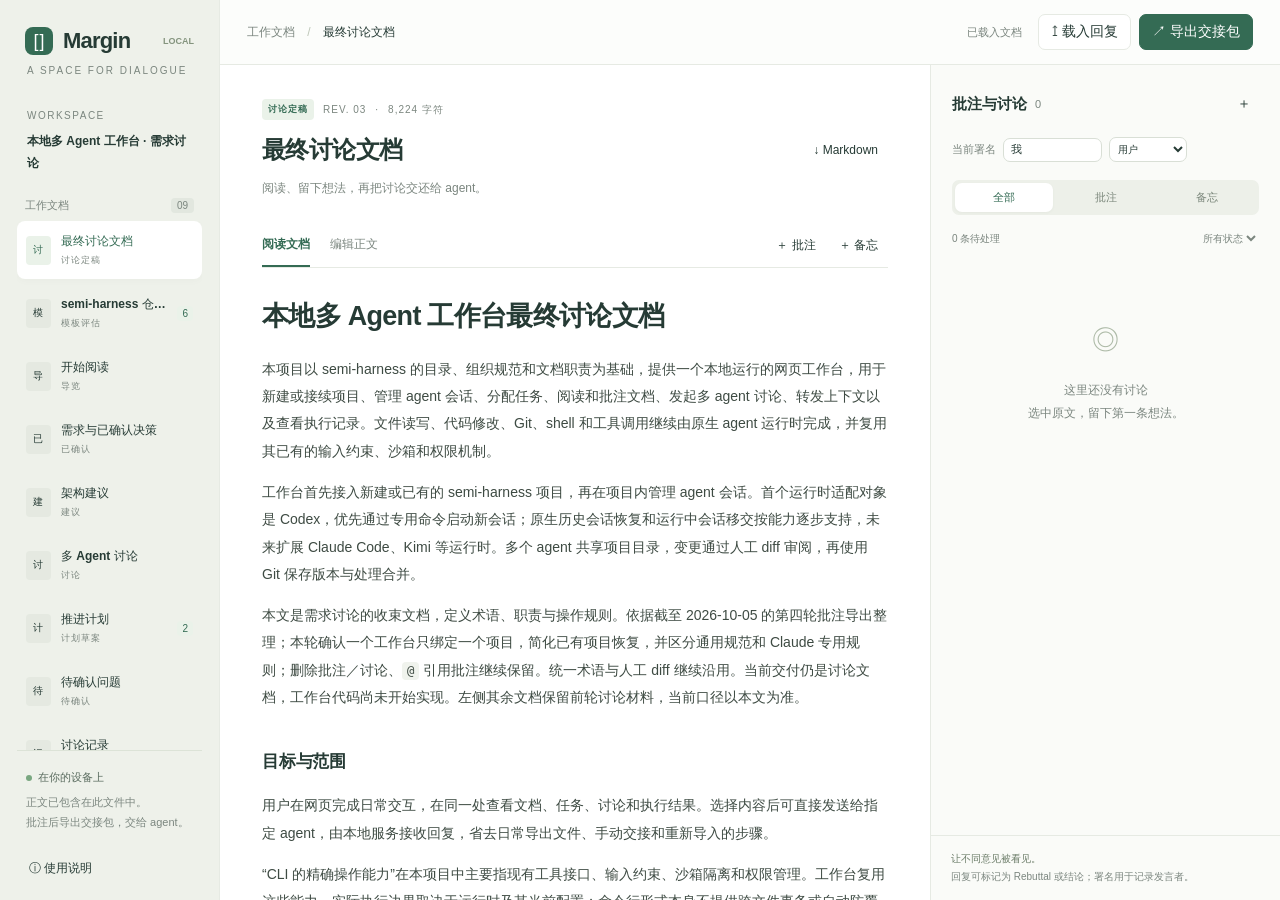
<file: docs/reviews/discussion/index.html>
<!doctype html>
<html lang="zh-CN">
<head>
<meta charset="utf-8">
<meta name="viewport" content="width=device-width, initial-scale=1">
<meta name="color-scheme" content="light">
<title>Margin · 文档协作</title>
<style>
:root{--bg:#f7f8f5;--paper:#fff;--ink:#263b35;--muted:#7b867f;--line:#e6eae3;--green:#346b54;--green-soft:#eaf2e9;--amber:#a97526;--radius:12px;--shadow:0 10px 35px #233b3110;font-family:Inter,-apple-system,BlinkMacSystemFont,"Segoe UI","PingFang SC","Microsoft YaHei",sans-serif;color:var(--ink);font-size:14px}
*{box-sizing:border-box}body{margin:0;background:var(--bg)}button,input,textarea,select{font:inherit}button{cursor:pointer}button,a,input,textarea,select{outline-offset:4px}button:focus-visible,a:focus-visible{outline:2px solid var(--green)}button{color:inherit;background:#fff;border:1px solid var(--line);border-radius:7px;padding:8px 12px;display:inline-flex;align-items:center;justify-content:center;gap:6px;transition:background .15s,border-color .15s}button:hover{background:#f0f3ed;border-color:#c8d3c7}button:disabled{opacity:.4;cursor:default}.primary{background:var(--green);color:white;border-color:var(--green)}.primary:hover{background:#28533f;color:#fff}.quiet{background:transparent;border-color:transparent}.small{font-size:12px;padding:6px 9px}.icon{padding:7px;width:30px;height:30px}.danger{color:#9a4a43}svg{width:16px;height:16px;flex:none;vertical-align:middle}input,textarea,select{color:var(--ink);border:1px solid #d9dfd6;border-radius:7px;background:white;padding:9px 10px}textarea{resize:vertical;line-height:1.7}input:focus,textarea:focus,select:focus{outline:2px solid #80a69255;border-color:#719681}a{color:var(--green)}[hidden]{display:none!important}.app{height:100dvh;display:grid;grid-template-columns:220px minmax(420px,1fr) 350px;grid-template-rows:65px minmax(0,1fr)}
.sidebar{grid-row:1/3;background:#eef1ea;border-right:1px solid var(--line);display:flex;flex-direction:column;padding:27px 17px 16px;min-height:0}.brand{font-size:22px;letter-spacing:-.8px;font-weight:650;display:flex;align-items:center;gap:10px;padding:0 8px}.brand-mark{background:var(--green);color:#fff;border-radius:8px;width:28px;height:28px;display:grid;place-items:center;font-size:18px;font-weight:400;letter-spacing:-2px;padding-right:2px}.brand-sub{font-size:10px;letter-spacing:2px;color:var(--muted);margin:10px 0 34px 10px}.workspace-label{font-size:10px;letter-spacing:1.5px;color:var(--muted);padding:0 10px;margin-bottom:10px}.workspace-name{font-size:12px;font-weight:600;line-height:1.8;padding:0 10px;margin-bottom:24px;word-break:break-word}.nav-heading{display:flex;align-items:center;justify-content:space-between;padding:0 8px;color:var(--muted);font-size:11px;margin-bottom:8px}.nav-heading span:last-child{font-size:10px;background:#e2e7df;padding:2px 6px;border-radius:4px}#document-list{overflow:auto;flex:1}.doc-link{display:flex;width:100%;border:0;background:transparent;justify-content:flex-start;padding:12px 9px;margin-bottom:5px;text-align:left;border-radius:8px;gap:10px}.doc-link.active{background:#fff;box-shadow:0 2px 8px #20332606;color:var(--green)}.doc-glyph{width:25px;height:29px;background:#e5e9e1;display:grid;place-items:center;border-radius:4px;font-size:10px;letter-spacing:.2px}.active .doc-glyph{background:var(--green-soft)}.doc-link-text{flex:1;min-width:0}.doc-name{display:block;font-size:12px;font-weight:550;overflow:hidden;text-overflow:ellipsis;white-space:nowrap}.doc-kind{display:block;font-size:9px;letter-spacing:1px;color:var(--muted);margin-top:4px}.doc-count{font-size:10px;color:var(--green);background:var(--green-soft);padding:2px 5px;border-radius:4px}.sidebar-note{border-top:1px solid #dce3d7;padding:17px 9px 6px;font-size:11px;line-height:1.8;color:var(--muted)}.local-dot{display:inline-block;width:6px;height:6px;border-radius:50%;background:#79a780;margin-right:6px}.sidebar-note strong{color:#596b5e;font-weight:500}.sidebar-note p{margin:6px 0}.sidebar-footer{display:flex;align-items:center;gap:4px;padding:8px 2px 0}
.topbar{grid-column:2/4;border-bottom:1px solid var(--line);display:flex;align-items:center;justify-content:space-between;padding:0 27px;background:#fcfdfb;gap:12px}.breadcrumb{font-size:12px;color:var(--muted);white-space:nowrap;overflow:hidden;text-overflow:ellipsis}.breadcrumb b{font-weight:500;color:var(--ink)}.top-actions{display:flex;align-items:center;gap:8px;flex-shrink:0}.save-state{font-size:11px;color:var(--muted);margin-right:8px;max-width:160px;white-space:nowrap;overflow:hidden;text-overflow:ellipsis}.content{overflow:auto;min-width:0;background:#fff;scroll-behavior:smooth}.document-head{padding:34px 42px 0;max-width:940px;margin:auto}.eyebrow{display:flex;align-items:center;gap:9px;font-size:10px;color:var(--muted);letter-spacing:1px}.tag{color:var(--green);background:var(--green-soft);border-radius:4px;padding:4px 6px;font-size:9px;font-weight:600;letter-spacing:1px}.document-title-row{display:flex;justify-content:space-between;gap:10px;align-items:center;margin-top:14px}.document-title-row h1{font-size:24px;letter-spacing:-.6px;font-weight:600;margin:0}.document-desc{color:var(--muted);font-size:12px;margin:12px 0 24px;line-height:1.8}.document-toolbar{display:flex;justify-content:space-between;align-items:center;border-bottom:1px solid var(--line);gap:8px}.tabs{display:flex;gap:20px}.tab{border:0;border-bottom:2px solid transparent;border-radius:0;background:transparent;padding:12px 0;color:var(--muted);font-size:12px}.tab.active{color:var(--green);border-bottom-color:var(--green);font-weight:600}.toolbar-actions{display:flex;gap:3px}.article-wrap{max-width:940px;margin:auto;padding:29px 42px 65px}.article{font-size:14px;line-height:1.95;color:#3e4b43;overflow-wrap:anywhere}.article>h1{font-size:27px;letter-spacing:-.7px;color:var(--ink);font-weight:600;line-height:1.45;margin:0 0 20px}.article h2{font-size:17px;color:var(--ink);font-weight:600;margin:34px 0 14px;letter-spacing:-.2px}.article h3{font-size:15px;margin-top:28px}.article p{margin:14px 0}.article blockquote{border-left:3px solid #b1c6a9;padding:2px 16px;margin:23px 0;background:#f7f9f4;color:#6b796b;font-size:12px}.article ul,.article ol{padding-left:23px}.article li{padding-left:4px;margin:5px 0}.article strong{font-weight:600;color:#2c4337}.article pre{overflow:auto;background:#f4f6f2;border:1px solid var(--line);border-radius:8px;padding:17px;font-size:12px;line-height:1.8}.article code{background:#f0f3ed;padding:2px 5px;border-radius:4px;font-family:ui-monospace,SFMono-Regular,Consolas,monospace;font-size:.88em}.article pre code{background:none;padding:0;font-size:inherit}.article table{width:100%;border-collapse:collapse;font-size:12px;margin:22px 0;display:block;overflow:auto}.article th{background:#f5f7f2;font-weight:500;text-align:left}.article td,.article th{border-bottom:1px solid var(--line);padding:11px 14px;min-width:105px}.article hr{border:0;border-top:1px solid var(--line);margin:30px 0}.article [data-block]{transition:background .2s}.article .anchored{background:#f5efcf;box-shadow:-5px 0 0 #d3bd67;border-radius:2px}.article .task-list-item{list-style:none}.article input[type=checkbox]{accent-color:var(--green);margin-right:6px}.editor{width:100%;min-height:55vh;font-family:ui-monospace,SFMono-Regular,Consolas,monospace;font-size:13px;background:#fcfdfb;line-height:1.9}.editor-footer{display:flex;align-items:center;justify-content:space-between;margin-top:12px;gap:15px}.editor-help{font-size:11px;color:var(--muted);line-height:1.7}.editor-buttons{display:flex;gap:6px;flex-shrink:0}.footnote{margin-top:38px;border-top:1px solid var(--line);padding-top:15px;color:#8d968e;font-size:10px;display:flex;justify-content:space-between;gap:10px}
.discussion{border-left:1px solid var(--line);display:flex;flex-direction:column;min-height:0;background:#fafbf8}.discussion-head{padding:24px 21px 16px}.panel-title{display:flex;align-items:center;justify-content:space-between}.panel-title h2{font-size:15px;font-weight:600;margin:0;display:flex;align-items:center;gap:8px}.panel-title h2 span{font-size:11px;color:var(--muted);font-weight:400}.identity-line{margin-top:18px;display:flex;align-items:center;gap:7px;font-size:11px;color:var(--muted)}.identity-line input{width:99px;padding:5px 7px;font-size:11px;min-width:0;background:#fff}.identity-line select{padding:5px 4px;font-size:10px;width:78px}.panel-tabs{display:flex;gap:4px;margin-top:18px;background:#edf0e9;border-radius:7px;padding:3px}.panel-tab{flex:1;padding:7px 4px;font-size:11px;border:0;background:transparent;color:#7a867a}.panel-tab.active{background:#fff;color:var(--green);box-shadow:0 1px 3px #3040300b}.panel-filter{display:flex;justify-content:space-between;align-items:center;margin-top:15px;font-size:10px;color:var(--muted)}.panel-filter select{border:0;background:transparent;font-size:10px;padding:2px 0;max-width:110px;color:var(--muted)}.thread-list{overflow:auto;padding:0 17px 20px;flex:1}.thread{border:1px solid var(--line);border-radius:10px;background:#fff;margin-bottom:12px;padding:14px;box-shadow:0 2px 4px #20332002}.thread.selected{border-color:#9bb89b;box-shadow:0 0 0 2px #eaf1e6}.thread.resolved{opacity:.76}.thread-top{display:flex;align-items:center;justify-content:space-between;margin-bottom:11px;font-size:9px;color:var(--muted)}.thread-type{display:flex;align-items:center;gap:5px}.status-badge{padding:3px 6px;background:#f2f5ef;border-radius:4px;color:#70826d}.thread-quote{display:block;width:100%;text-align:left;justify-content:flex-start;border:0;border-left:2px solid #b3c5a8;border-radius:0;padding:6px 9px;margin:0 0 14px;background:#f7f9f3;font-size:11px;color:#74816d;line-height:1.7;max-height:88px;overflow:auto}.anchor-warning{font-size:10px;color:var(--amber);margin:-5px 0 11px;line-height:1.6}.message{margin:14px 0;position:relative}.message+.message{border-top:1px solid #eef1ea;padding-top:13px}.message-meta{display:flex;align-items:center;gap:6px;font-size:10px;min-width:0}.avatar{width:22px;height:22px;border-radius:6px;background:#eef0eb;color:#76816d;display:grid;place-items:center;font-size:10px;flex-shrink:0}.avatar.agent{background:#e9eef5;color:#667c98}.author{font-weight:600;max-width:95px;overflow:hidden;text-overflow:ellipsis;white-space:nowrap}.role{font-size:8px;letter-spacing:.5px;color:#8c958b}.intent{font-size:9px;margin-left:auto;padding:2px 5px;border-radius:3px;background:#eef2eb;color:#73866d}.intent.rebuttal{background:#f5eee3;color:#ad8954}.intent.decision{background:#e7f0e7;color:var(--green)}.message-body{font-size:12px;line-height:1.85;white-space:pre-wrap;overflow-wrap:anywhere;margin:9px 0 5px}.message-time{font-size:9px;color:#a0a89d}.thread-bottom{display:flex;justify-content:space-between;align-items:center;margin-top:12px;padding-top:9px;border-top:1px solid #f0f2eb}.reply-form{margin-top:10px;padding-top:10px;border-top:1px solid var(--line)}.reply-form textarea{width:100%;font-size:12px;min-height:78px}.reply-actions{display:flex;justify-content:space-between;margin-top:6px;gap:5px}.reply-actions select{font-size:10px;padding:5px;max-width:120px}.due{font-size:10px;color:var(--amber);margin-bottom:10px}.due.overdue{color:#a44e43}.empty{text-align:center;color:var(--muted);padding:52px 18px;font-size:12px;line-height:1.9}.empty-symbol{font-size:27px;display:block;margin-bottom:13px;color:#adbaa7}.panel-footer{border-top:1px solid var(--line);padding:14px 20px;font-size:10px;color:var(--muted);line-height:1.8}.panel-footer b{font-weight:500;color:#6b7c68}
#selection-tool{position:fixed;z-index:20;box-shadow:0 4px 18px #20382d24;font-size:12px}dialog{padding:0;border:1px solid var(--line);border-radius:14px;width:min(540px,calc(100vw - 32px));color:var(--ink);box-shadow:0 20px 90px #1b362f30;background:#fff}dialog::backdrop{background:#1e322544;backdrop-filter:blur(2px)}.modal-head{padding:21px 23px 16px;display:flex;align-items:center;justify-content:space-between;border-bottom:1px solid var(--line)}.modal-head h2{font-size:17px;margin:0;font-weight:600}.modal-body{padding:20px 23px;font-size:13px;line-height:1.9;max-height:65vh;overflow:auto}.modal-body p:first-child{margin-top:0}.modal-footer{padding:14px 23px;border-top:1px solid var(--line);display:flex;justify-content:flex-end;gap:8px}.field{display:block;margin-bottom:15px;font-size:12px}.field span{display:block;margin-bottom:6px;color:#6e7f6d}.field input,.field textarea,.field select{width:100%}.field textarea{min-height:125px}.form-row{display:grid;grid-template-columns:1fr 1fr;gap:12px}.modal-quote{font-size:12px;line-height:1.8;color:var(--muted);background:#f6f8f2;padding:10px 13px;border-left:3px solid #b6c9ab;margin:0 0 17px;max-height:100px;overflow:auto}.notice{padding:11px 13px;border:1px solid #e7dec4;background:#faf7eb;color:#8e723c;border-radius:7px;font-size:12px;line-height:1.8}.help-step{display:flex;gap:13px;margin:16px 0}.help-step b{width:23px;height:23px;border-radius:50%;background:var(--green-soft);color:var(--green);text-align:center;font-size:11px;flex-shrink:0}.help-step p{margin:0}.help-code{white-space:pre-wrap;background:#f4f6ef;border-radius:7px;padding:12px;font:11px/1.8 ui-monospace,monospace;overflow:auto}#toast{position:fixed;bottom:24px;left:50%;transform:translateX(-50%);background:#263e32;color:white;padding:12px 19px;font-size:12px;border-radius:9px;box-shadow:var(--shadow);z-index:100;max-width:min(620px,90vw);line-height:1.7}#storage-warning{background:#fbf0d8;color:#82632b;font-size:12px;padding:10px 20px;grid-column:2/4}.error-banner{padding:24px;color:#983f38}::selection{background:#deebc6;color:#24372a}
@media(min-width:1600px){.app{grid-template-columns:245px minmax(420px,1fr) 390px}.document-head,.article-wrap{max-width:1000px;padding-left:64px;padding-right:64px}.discussion-head{padding:26px}.thread-list{padding:0 22px 22px}.thread{padding:17px}}
@media(max-width:1150px){.app{grid-template-columns:180px minmax(330px,1fr) 305px}.sidebar{padding-left:11px;padding-right:11px}.document-head{padding:27px 27px 0}.article-wrap{padding:25px 27px 50px}.topbar{padding:0 20px}.save-state{display:none}.discussion-head{padding-left:17px;padding-right:17px}.thread-list{padding:0 12px 16px}.document-desc{font-size:11px}.document-title-row h1{font-size:22px}}
@media(max-width:880px){.app{height:auto;min-height:100dvh;grid-template-columns:165px minmax(0,1fr);grid-template-rows:65px auto auto}.sidebar{grid-row:1/4;position:sticky;top:0;height:100dvh}.topbar{grid-column:2;padding:0 16px}.breadcrumb{display:none}.top-actions{width:100%;justify-content:flex-end}.content{overflow:visible}.discussion{grid-column:2;border-top:1px solid var(--line);border-left:0}.thread-list{overflow:visible;display:grid;grid-template-columns:repeat(auto-fit,minmax(260px,1fr));gap:12px;padding:0 20px 20px}.thread{margin:0}.discussion-head{padding:22px}.panel-tabs{max-width:400px}.identity-line{position:static}.panel-footer{display:none}.document-head{padding-top:24px}.article-wrap{padding-bottom:30px}#storage-warning{grid-column:2}}
@media(max-width:560px){.app{display:flex;flex-direction:column}.sidebar{position:static;height:auto;padding:16px 16px 6px;border-right:0}.brand{font-size:19px}.brand-sub,.workspace-label,.workspace-name,.nav-heading,.sidebar-note,.sidebar-footer{display:none}#document-list{display:flex;overflow:auto;gap:5px;padding-top:14px}.doc-link{min-width:105px;width:auto;padding:9px;flex-shrink:0}.doc-glyph,.doc-kind,.doc-count{display:none}.doc-name{font-size:11px}.topbar{padding:11px 15px;position:static}.top-actions{justify-content:space-between}.top-actions button{font-size:11px;padding:7px 9px}.content{overflow:visible}.document-head{padding:23px 22px 0}.article-wrap{padding:24px 22px 30px}.document-title-row h1{font-size:22px}.article>h1{font-size:23px}.toolbar-actions button{font-size:10px;padding:5px 6px}.discussion{border-left:0}.thread-list{display:block}.thread{margin-bottom:12px}.form-row{grid-template-columns:1fr}.editor-footer{align-items:flex-start;flex-direction:column}}
@media print{.sidebar,.topbar,.discussion,.document-toolbar,.document-desc,.footnote,#toast{display:none!important}.app{display:block;height:auto}.content{overflow:visible}.document-head,.article-wrap{max-width:none;padding:0}.document-head{margin-bottom:30px}.article .anchored{background:none;box-shadow:none}body{background:white}}
</style>
</head>
<body>
<div class="app">
<aside class="sidebar" aria-label="文档导航">
 <div class="brand"><span class="brand-mark">[ ]</span>Margin<span style="font-size:9px;letter-spacing:0;color:#84947e;margin-left:auto">LOCAL</span></div>
 <div class="brand-sub">A SPACE FOR DIALOGUE</div>
 <div class="workspace-label">WORKSPACE</div><div id="workspace-name" class="workspace-name"></div>
 <div class="nav-heading"><span>工作文档</span><span id="document-count"></span></div><nav id="document-list" aria-label="工作文档"></nav>
 <div class="sidebar-note"><strong><span class="local-dot"></span>在你的设备上</strong><p>正文已包含在此文件中。<br>批注后导出交接包，交给 agent。</p></div>
 <div class="sidebar-footer"><button class="quiet small" id="help-button">ⓘ 使用说明</button><button class="quiet small" id="recover-button" title="恢复浏览器中未导出的旧版本草稿" hidden>恢复草稿</button></div>
</aside>
<header class="topbar"><div class="breadcrumb">工作文档 <span style="padding:0 9px;color:#bdc6b7">/</span> <b id="breadcrumb"></b></div><div class="top-actions"><span class="save-state" id="save-state" role="status">已载入文档</span><button id="import-button" title="载入 agent 回复，或恢复完整交接包">↥ 载入回复</button><button class="primary" id="export-button">↗ 导出交接包</button></div></header>
<main class="content" id="content">
 <div id="storage-warning" class="notice" hidden></div>
 <header class="document-head"><div class="eyebrow"><span id="document-tag" class="tag"></span><span id="document-revision"></span><span>·</span><span id="document-wordcount"></span></div><div class="document-title-row"><h1 id="document-title"></h1><button class="quiet small" id="download-md" title="下载当前正文为 Markdown">↓ Markdown</button></div><p class="document-desc">阅读、留下想法，再把讨论交还给 agent。</p><div class="document-toolbar"><div class="tabs" aria-label="阅读或编辑"><button class="tab active" id="read-tab" aria-pressed="true">阅读文档</button><button class="tab" id="edit-tab" aria-pressed="false">编辑正文</button></div><div class="toolbar-actions"><button class="quiet small" id="add-comment">＋ 批注</button><button class="quiet small" id="add-memo">＋ 备忘</button></div></div></header>
 <div class="article-wrap"><article id="article" class="article"></article><section id="editor-section" hidden><label for="markdown-editor" class="editor-help">编辑 Markdown 正文</label><textarea id="markdown-editor" class="editor" spellcheck="false"></textarea><div class="editor-footer"><span class="editor-help">保存后增加文档版本。<br>原有批注与讨论会继续保留。</span><div class="editor-buttons"><button id="cancel-edit">取消</button><button class="primary" id="save-edit">保存修改</button></div></div></section><div class="footnote"><span id="source-label"></span><span>每一次修改，都有上下文。</span></div></div>
</main>
<aside class="discussion" aria-label="批注与讨论"><div class="discussion-head"><div class="panel-title"><h2>批注与讨论 <span id="thread-total"></span></h2><button class="quiet icon" id="panel-add" aria-label="添加批注">＋</button></div><div class="identity-line"><label for="author-name">当前署名</label><input id="author-name" value="我" maxlength="80" aria-label="作者署名"><select id="author-role" aria-label="作者角色"><option value="human">用户</option><option value="agent">Agent</option></select></div><div class="panel-tabs" aria-label="讨论类型"><button class="panel-tab active" data-filter="all" aria-pressed="true">全部</button><button class="panel-tab" data-filter="comment" aria-pressed="false">批注</button><button class="panel-tab" data-filter="memo" aria-pressed="false">备忘</button></div><div class="panel-filter"><span id="pending-count"></span><select id="status-filter" aria-label="处理状态筛选"><option value="all">所有状态</option><option value="open">待处理</option><option value="resolved">已解决</option></select></div></div><div id="thread-list" class="thread-list"></div><div class="panel-footer"><b>让不同意见被看见。</b><br>回复可标记为 Rebuttal 或结论；署名用于记录发言者。</div></aside>
</div>
<button id="selection-tool" class="primary" hidden>＋ 批注所选文字</button>
<input type="file" id="json-input" accept=".json,application/json" hidden>
<dialog id="dialog"><form id="dialog-form"><header class="modal-head"><h2 id="dialog-title"></h2><button type="button" class="quiet icon" id="dialog-close" aria-label="关闭对话框">✕</button></header><div id="dialog-body" class="modal-body"></div><footer id="dialog-footer" class="modal-footer"></footer></form></dialog>
<div id="toast" role="status" hidden></div>
<script id="workspace-data" type="application/json">{"format": "agent-docs-workspace", "version": 1, "id": "agent-workbench-discussion-af7a48df-6464-40f0-ab0e-9a901bc05769", "title": "本地多 Agent 工作台 · 需求讨论", "generation": 6, "documents": [{"id": "doc-final-discussion", "source": "final-discussion.md", "title": "最终讨论文档", "kind": "讨论定稿", "revision": 3, "markdown": "# 本地多 Agent 工作台最终讨论文档\n\n本项目以 semi-harness 的目录、组织规范和文档职责为基础，提供一个本地运行的网页工作台，用于新建或接续项目、管理 agent 会话、分配任务、阅读和批注文档、发起多 agent 讨论、转发上下文以及查看执行记录。文件读写、代码修改、Git、shell 和工具调用继续由原生 agent 运行时完成，并复用其已有的输入约束、沙箱和权限机制。\n\n工作台首先接入新建或已有的 semi-harness 项目，再在项目内管理 agent 会话。首个运行时适配对象是 Codex，优先通过专用命令启动新会话；原生历史会话恢复和运行中会话移交按能力逐步支持，未来扩展 Claude Code、Kimi 等运行时。多个 agent 共享项目目录，变更通过人工 diff 审阅，再使用 Git 保存版本与处理合并。\n\n本文是需求讨论的收束文档，定义术语、职责与操作规则。依据截至 2026-10-05 的第四轮批注导出整理；本轮确认一个工作台只绑定一个项目，简化已有项目恢复，并区分通用规范和 Claude 专用规则；删除批注／讨论、`@` 引用批注继续保留。统一术语与人工 diff 继续沿用。当前交付仍是讨论文档，工作台代码尚未开始实现。左侧其余文档保留前轮讨论材料，当前口径以本文为准。\n\n## 目标与范围\n\n用户在网页完成日常交互，在同一处查看文档、任务、讨论和执行结果。选择内容后可直接发送给指定 agent，由本地服务接收回复，省去日常导出文件、手动交接和重新导入的步骤。\n\n“CLI 的精确操作能力”在本项目中主要指现有工具接口、输入约束、沙箱隔离和权限管理。工作台复用这些能力，实际执行边界取决于运行时及其当前配置；命令行形式本身不提供跨文件事务或自动防覆盖保证。\n\n本次范围覆盖：新建 semi-harness 项目、打开并接续已有 semi-harness 项目、项目内的 Codex 新会话接入、网页交互控制权、任务分配、文档协作、人工消息转发、多 agent 讨论、原生配置入口、日志与决策记录。已有会话接入属于后续阶段，仍是项目需要支持的方向。其他 CLI 的实际适配、自动讨论轮次后续扩展；网页代码编辑器、VS Code 和 Neovim 集成列入远未来 TODO。\n\n## 前后端组件术语\n\n下列名称作为本项目后续文档和界面的统一用语。同一个组件不再交替使用含义不明的简称。\n\n| 名称 | 在本项目中的含义 | 职责 |\n| --- | --- | --- |\n| 工作台 | 前端、本地服务、适配器共同构成的产品 | 组织人与多个 agent 的协作 |\n| 前端 | 浏览器中运行的网页界面 | 展示文档、会话、任务、讨论和日志；提交用户操作 |\n| HTML 模板 | 当前用来承载文档与批注的页面模板 | 提供交互参考和当前讨论载体 |\n| 本地服务 | 运行在用户电脑上的后端进程 | 管理接入、控制权、路由、任务状态与记录；向前端推送事件 |\n| 接入命令 | 用户在终端执行的工作台入口命令 | 连接本地服务，新建或选择已有项目，再按需启动或接续运行时会话 |\n| 终端界面 | 用户原本输入 CLI 指令或查看输出的界面 | 接入前交互；接入后显示状态，提供取回控制权入口 |\n| 原生运行时 | Codex、Claude Code、Kimi 等提供的 agent 执行程序及其原生接口 | 管理模型交互、上下文、工具执行、沙箱与权限 |\n| 适配器 | 本地服务与某一种原生运行时之间的少量接入代码 | 转换输入、事件、审批、取消和会话操作 |\n| 运行时配置 | 用户预定义的 JSON 配置 | 描述启动参数、可用选项、原生映射与生效时机 |\n\n后端在本文专指本地服务。“CLI”用于称呼命令行工具或入口；讨论执行能力时使用“原生运行时”，讨论输入位置时使用“终端界面”。同一产品可能提供 CLI、SDK 和服务接口，具体使用哪一种由适配器决定。\n\n模型是运行时调用的推理能力，例如某个 Codex 可用模型；模型名称、运行时种类和页面里的 agent 实例是不同概念。\n\n在本项目中，harness 指本地服务与适配层承担的会话控制和协作管理职责。semi-harness 是本项目必须沿用并改进的工程组织基础，当前仓库主要提供 Markdown 规范、目录骨架和辅助脚本，尚不是会话控制系统。规范文件规定工作方式，执行仍由原生运行时完成。\n\n## 协作对象术语\n\n| 名称 | 定义 | 关联方式 |\n| --- | --- | --- |\n| 项目 | 采用 semi-harness 结构的一份持续工作空间 | 关联项目根目录、规范、设计、计划、证据、Git 和多个会话 |\n| Agent 实例 | 网页中一个可被指派任务的已接入执行者 | 关联运行时、当前会话和工作目录 |\n| 会话 | 原生运行时维护的一段持续对话与上下文 | 使用原生会话标识关联，恢复后继续对应历史 |\n| 回合 | 一次输入触发的执行过程，期间可能多次调用工具 | 结束、等待、失败或中断均应可观察 |\n| 任务 | 有目标、范围、结果和验收状态的一项工作 | 可以交给不同 agent 接续或评审 |\n| 讨论 | 围绕一个问题组织的跨 agent 消息集合 | 具有独立讨论标识，复用参与者的工作会话 |\n| 消息 | 人或 agent 的一次可见发言 | 保存作者、来源会话、讨论和被回应对象 |\n| 转发 | 将选定消息或材料发送给其他会话的操作 | 保存来源、接收者、补充指令及发送状态 |\n| 上下文材料 | 本次明确选择交给 agent 的文档、片段、差异、日志或摘要 | 保存来源与版本，发送前可预览 |\n| 事件 | 运行时或工作台产生的一条状态与操作记录 | 用于时间线、重连补齐与问题定位 |\n| 决策 | 被明确采纳的结论 | 关联原始消息、证据、适用范围与后续修正 |\n\nAgent 实例、会话、任务分别记录。进程重新启动不必新建任务；任务交接给另一个 agent 时，其目标和结果仍然保留。讨论复用原有工作会话，不默认创建一套新上下文。\n\n运行状态、任务状态和讨论状态也分别表达。回合停止不等于任务验收完成；讨论标记解决不等于文件已修改；采纳结论与写回文档各有记录。\n\n## 数据与控制流\n\n```text\n用户在网页操作\n      ↓\n本地服务记录任务、讨论或控制请求\n      ↓\n适配器转换为原生接口调用\n      ↓\n原生运行时调用模型并执行文件、Git、shell 与工具操作\n      ↓\n适配器接收原生事件\n      ↓\n本地服务保存记录并更新状态\n      ↓\n网页显示回复、执行结果与文件变化\n```\n\n前端显示和本地服务记录可以包含整个项目的内容，发给模型的材料按任务选择。HTML 元素、CSS、布局和全部历史不应因页面打开就进入模型上下文。JSON 是数据格式；是否节省上下文取决于选取范围。\n\n正文继续采用可单独读写的项目文档，讨论、转发和决策使用结构化记录。网页聚合多份文档，但不改变各文件的用途。findings、spec、plan、report 的职责按项目约定声明，不能根据名称自动认定其权威性。\n\nHTML-for-LLM 提供多文档阅读、批注、回复和修订的交互基础；semi-harness 提供项目必须遵守的组织规范与文档职责。网页按相对路径和稳定标识聚合这些文件，不把多个 README 或不同用途的文档合并成同一种语义。项目 Markdown 是正文来源，HTML 是阅读和交互载体；日常通过本地服务读取、提交修改并显示结果，导入／导出仅保留为离线交接与备份能力。\n\n## 项目接入流程\n\n一个工作台只绑定一个项目，一个项目内可以管理多个 agent、会话、任务和讨论。首期保留现有创建器，并增加已有项目恢复入口；不引入项目注册中心、模板版本管理、自动修复、升级或迁移机制。\n\n### 新建项目\n\n选择新目录并填写现有创建器所需信息，调用创建器生成 semi-harness 目录，然后打开该项目。沿用现有参数；必要的项目说明、架构与测试命令仍按模板要求补充。若规则文件缺失，明确提示具体文件和现有生成命令，不为此增加通用初始化框架。\n\n本机和远端执行只需说清楚：本机项目在本机执行命令；SSH 项目使用实际主机和路径。现有模板偏向远端工作流，不能把远端主机占位符换成“本机”后仍执行 `ssh 本机`。这只是修正文档和执行配置，不需要另建一套部署功能。\n\n### 恢复已有项目\n\n选择已有 semi-harness 项目根目录 → 读取现有配置和文档 → 显示当前计划、进度、发现、设计与证据 → 继续工作。保持原文件和未提交修改，不重新复制模板；必要文件缺失时提示用户处理即可，不加入自动修复流程。\n\n项目可以在没有运行中 agent 时打开。已有工作台记录按本地保存的位置加载；没有这些记录也能从项目文档继续工作。“恢复项目”不代表恢复模型内部上下文：原生会话可恢复时使用其会话标识，否则选择项目材料启动新会话。\n\n运行时 JSON 只管理启动参数和原生选项；项目约定继续使用已有 `project.json`，首期不要求添加项目 UUID、模板版本或迁移元数据。\n\n### 项目文档职责\n\n| 文件或目录 | 沿用的职责 |\n| --- | --- |\n| README、AGENTS | 项目入口与通用工作约定 |\n| CLAUDE、.claude/ | Claude 专用入口、规则或 skill 配置；不要求其他运行时照搬 |\n| PLAN.md | 精简的当前状态、当前目标与下一步 |\n| progress.md | 精简进度、里程碑与修正，不记录所有命令和试验过程 |\n| docs/task_plan.md | 长期任务与阶段计划 |\n| docs/findings.md | 调研发现、依据与尚待验证的认识 |\n| docs/specs/ | 设计规格与已采纳的设计约束 |\n| docs/standards/ | 工作流、评审、代码与写作规范 |\n| docs/reviews/ | 评审报告和证据快照 |\n| project.json、scripts/ | 项目配置、初始化和一致性检查 |\n\nspecs 与 reviews 本来就是两个独立目录，网页按项目相对路径读取并分别展示即可；不能在导入时把 `docs/specs/README.md` 和 `docs/reviews/README.md` 都缩成 `README.md`。单项目范围内不需要全局文档注册机制，现有批注标识用于维持引用即可。\n\n通用规则例如“修改前阅读当前计划”“完成后记录验证结果”，应让各运行时都能读取。Claude 专用规则例如 `.claude/rules`、Claude skill 入口及其加载方式，只对对应运行时配置。先按内容判断规则适用范围，不把 CLAUDE.md 中每条内容都当作 Claude 专属，也不把 Claude 专用目录强加给 Codex。\n\n用户已同意：progress 只保留精简进度与里程碑，详细证据放 reviews 或任务产物，原始运行日志由本地服务保存；检查器的说明应与实际检查范围一致，并补充有价值的检查。具体新增哪些检查尚未逐项确定，检查通过也不等于项目完全就绪。\n\n网页上的任务状态、采纳决策和文档写回分别记录，不因点击完成就自动修改所有计划文件。\n\n## 会话接入与控制权\n\n在已打开的项目内，通过专用命令启动受本地服务管理的新会话。网页显示所属项目、agent 名称、运行时、工作目录、会话和当前状态，用户取得该会话的日常交互控制权。\n\n“锁定 CLI”在本文定义为终端让出日常输入控制权。Agent 进程和正在运行的命令继续执行；终端可保留输出和接管状态。每个会话同一时刻只有一个控制入口，其他页面可以查看，控制权切换需要明确操作。\n\n网页刷新、关闭或断线时，本地服务继续运行，已开始的任务继续；需要人工回答或审批时保持等待。网页重连后恢复会话状态并补齐日志。终端保留显式取回控制权入口。\n\n本地服务退出与网页关闭分别处理。服务恢复后先核对原生进程、会话和执行状态；无法确认是否已执行的操作显示为待核对，不自动重发。发送记录使用稳定标识去重，但不能据此宣称原生 shell 的外部效果可以自动回滚或严格执行一次。\n\n后续的已有会话接入需要区分“恢复已保存会话”和“移交正在运行的会话”。各适配器应明确能够保留的历史、运行中操作和临时状态，不把二者显示成相同能力。\n\n## 多运行时接入与配置\n\n采用简单运行时 JSON 加少量原生适配代码。JSON 描述配置与界面差异，适配器处理协议、事件和会话生命周期。首版只实现 Codex，未来新增适配器时复用任务、讨论和消息记录。\n\n配置字段以运行时标识、可执行文件、启动参数数组、界面选项、原生映射和生效时机为基础。JSON 不承担编写通用协议解析器或执行任意脚本的职责，具体字段名留到实现规格阶段确定。\n\n网页需要支持原生沙箱与文件权限选项、命令审批、YOLO 或 permission-skip 类模式，以及插件和 skill 的相关入口。各 CLI 保留自己的名称和含义，不把相似标签解释成完全相同的权限。\n\n| 操作类别 | 生效位置 | 网页应表达的内容 |\n| --- | --- | --- |\n| 启动参数 | 新进程启动时 | 是否需要重启或重新接入 |\n| 会话或回合配置 | 原生接口允许的边界 | 当前有效值及下一次何时生效 |\n| 审批响应 | 某一次原生工具请求 | 具体操作、原生允许的批准或拒绝选项 |\n| 插件或 skill 操作 | 对应原生配置或调用入口 | 配置、启用和调用的区别，以及支持情况 |\n\n本地服务转发原生审批，执行约束由原生运行时落实。配置入口改变的是用户明确选择的目标会话或运行时，不能把一般聊天消息当作审批响应。\n\nCodex 的接入方向采用官方 App Server。它提供会话与事件接口，适配器负责将其接到工作台；这不等于接管任意已运行终端都已获原生支持。具体接口版本和配置映射在实现阶段验证。\n\n## 任务与共享项目\n\n多个 agent 共享同一项目目录，通过 Git 保存版本和处理合并。用户此前明确选择人工 diff：由人查看实际差异，决定保留、调整和合并哪些内容，再执行相应提交操作。\n\n人工 diff 是评审方式，不要求本次实现网页代码编辑器。当前可以使用既有 Git 或差异查看工具完成；工作台只需关联任务、路径和相关结果。\n\n任务按文件分工、同文件修改安排先后可以作为简单协作约定，但不作为系统强制机制。首版不加入文件锁系统、自动合并引擎或默认独立 worktree。\n\n共享工作目录与 Git 暂存区无法天然区分每个 agent 的贡献。人工审阅时核对实际纳入的变更；Git 提交记录保存后的版本，不能自动防止未提交内容被并发覆盖。\n\n任务完成以交付结果和用户验收为准。运行时给出结果后可以进入待验收状态，用户通过人工 diff、验证结果和相关讨论决定是否完成。\n\n## 拉起讨论与消息转发\n\n初版采用人工转发，复用各 agent 的工作会话。讨论中的 agent 可以按照当前原生权限执行 shell 和修改共享文件，执行事件应关联到对应会话和触发它的讨论。\n\n用户操作按以下顺序进行：\n\n1. 从文档批注、任务或独立入口选择“拉起讨论”。\n2. 填写问题，选择当前已接入的参与 agent，勾选要发送的材料。\n3. 预览各接收方将收到的内容，然后发送。\n4. 在同一时间线查看回复，每条消息显示作者、来源与回应对象。\n5. 点击某条消息的“转发给”，选择接收者，可以补充本次请求，再确认发送。\n6. 将 rebuttal 按同样方式转发；最后由用户采纳结论或保留分歧。\n\n新消息不会自动广播给所有参与者。原消息作为引用材料保留，用户本次发给接收方的指令单独表达。跨 agent 转发传递可见内容，不宣称搬迁其内部上下文。\n\n接收方忙碌时默认排队到当前回合结束。界面可以提供明确的追加指示或中断操作，但仅在适配器支持时启用。排队、已接收、处理中和已回应分别显示，便于判断消息停在哪一步。\n\n## 批注删除与引用\n\n前轮已新增两项需求：删除批注／讨论，以及输入 `@` 选择并引用当前项目里的批注。现有 HTML 模板没有这些入口，本轮仅写入需求，尚未实现。\n\n建议同时支持删除单条发言与删除整个批注／讨论，并清楚区分操作范围。默认采用可恢复删除：隐藏正文、保留稳定标识和必要引用占位，删除后不再将该正文选入新发送的上下文。删除讨论不撤销已经执行的命令、已写入文件或已采纳的独立决策。旧导出重新导入时应根据删除记录处理，不能让内容无提示复活。恢复期限与彻底删除规则留待实现规格确定。\n\n`@` 打开引用选择器，显示所在文档、批注摘要和作者；选中后插入可点击引用。引用在当前项目内用文档路径、讨论及必要的消息标识定位，发送给 agent 时带所选片段和来源版本，不自动附带整段讨论。目标已删除时显示“原批注已删除”，保留引用关系。编辑原发言后仍可追溯发送当时的片段。\n\n这里的 `@` 是批注引用需求；是否扩展为邀请 agent 或提醒参与者，后续另行设计。可恢复删除和引用数据结构是本稿建议，尚未由用户逐项确认。\n\n## 决策与文档写回\n\n用户选择“采纳结论”后，选择或编辑结论，指定目标文档，查看修改预览，再应用。可以指定一个 agent 负责写回，并保留原讨论和消息的引用。\n\n结论可以记录一致意见、保留分歧或需要验证的事项。多个 agent 达成一致不自动证明结论正确，采纳内容应保留证据与适用范围。\n\n关闭讨论、采纳结论和文档已更新分别记录。后续出现修正时，记录新旧结论的关系；摘要精简不把被撤回结论重新表现为当前结论。\n\n## 日志保留与归档\n\n日志按每个独立接入的 agent 及其会话历史分别管理，原生会话恢复后继续对应原记录。本稿将用户所说的“每个独立 CLI”收束为这一统计对象；跨新建会话是否合并为同一统计对象不在首版默认行为内。\n\n用户明确提出 100 条 shell 日志、100 条讨论决策、逐步精简，以及超过 300 条后压缩归档。对应线程此前已标为解决，下面沿用其最后回复的建议作为本稿默认口径，未表述为用户逐字选定的字段定义。\n\n| 项目 | 本稿默认口径 |\n| --- | --- |\n| 一条 shell 日志 | 一次命令、执行状态和结果，不按输出行数计算 |\n| 一条讨论决策 | 一个明确采纳的结论，不把每条聊天消息计为决策 |\n| 常用窗口 | 每类最近 100 条，供默认查看或按需选入上下文 |\n| 待归档记录 | 超出 100 条但尚未达到归档条件的原始记录继续保留 |\n| 归档阈值 | shell 与决策分别统计，每类未归档原始记录超过 300 条时触发 |\n| 归档动作 | 较早记录与索引写入压缩包，校验成功后保留最近 100 条为常用记录 |\n| 决策精简 | 生成带原始决策引用的摘要，保留原始记录和修正关系 |\n\n100 / 300 的限制适用于上述两类记录。完整讨论消息、任务状态和转发关系是继续工作的依据，不能因 shell 日志轮换而直接删除；其额外清理策略后续单独定义。\n\n网页显示结构化操作时间线，并可展开原生输出。日志覆盖范围以接入接口能够提供的事件为准，无法观察的行为不补造记录。完整日志不会默认注入每个 agent 的上下文。\n\n## 实施顺序与验收场景\n\n第一步沿用 semi-harness 创建器，并增加选择已有项目目录后恢复工作的入口，明确通用规范与 Claude 专用规则的范围。第二步在项目内完成 Codex 新会话接入、网页控制权、原生配置和审批、消息与日志、重连及脱离。第三步完成共享项目中的任务管理、文档协作、批注删除、引用和人工转发讨论。随后按工具能力完善历史会话恢复、运行中会话移交及其他 CLI。已有项目接续不延后到会话迁移阶段。各阶段都保持原生运行时负责执行。\n\n核心验收场景为：用户分别验证新建项目和打开已有 semi-harness 项目，确认文档及未提交修改得以保留；在项目内通过专用命令接入两个 agent，在网页给 A 分配任务；A 执行后返回结果，用户人工查看 diff；用户从相关批注拉起讨论，将选定上下文发给 A 和 B，再把 A 的观点转给 B rebuttal；用户采纳结论并选择是否写回文档。刷新网页后，任务、讨论与日志仍可接续，终端能够按约定取回控制权。另验证 `@` 引用可定位来源，删除目标后显示占位，重新导入旧导出不会复活已删除内容。\n\n当前文档确定需求和词义。服务语言、存储选型、接口字段、进程恢复细节和具体 CLI 版本在后续实现规格中落实；本次不启动产品代码开发。\n\n## 资料依据\n\n- 本次用户聊天，以及四轮 HTML 批注导出。原始 JSON 与前轮讨论材料保留在本地工作区。\n- [HTML-for-LLM](https://github.com/PEKEW/HTML-for-LLM)：当前页面模板与交互参考。\n- [working-template-semi-harness](https://github.com/PEKEW/working-template-semi-harness)：项目组织基础。本轮已拉取并检查提交 `b599fb0b0b0de887aeb802174171eeafb9f24b09`。\n- [Codex App Server](https://learn.chatgpt.com/docs/app-server)：Codex 原生接入方向。具体可用能力以实施时版本为准。\n"}, {"id": "doc-semi-harness-review", "source": "semi-harness-review.md", "title": "semi-harness 仓库评估与改进建议", "kind": "模板评估", "revision": 2, "markdown": "# semi-harness 仓库评估与改进建议\n\nsemi-harness 是工作台的项目组织基础。它目前提供 Markdown 规范、目录骨架、配置和三个脚本；本地服务与原生运行时再分别承担协作控制和实际执行。此前把它描述为可选的规范参考不准确，本轮已修正。\n\n## 检查范围与结果\n\n2026-10-05 拉取 [working-template-semi-harness](https://github.com/PEKEW/working-template-semi-harness/tree/b599fb0b0b0de887aeb802174171eeafb9f24b09)，检查提交 `b599fb0b0b0de887aeb802174171eeafb9f24b09` 的 19 个受 Git 跟踪文件。只读查看规范、配置、初始化和检查脚本，并运行现有 Markdown 检查；未修改或推送原仓库。\n\n原样执行 `python3 scripts/check_markdown.py` 返回退出码 1、共 1 条违规：`.claude/rules/markdown-style.md` 与写作 kernel 不一致。该文件实际未随仓库提供。此结果反映模板当前初始化前的状态，不代表工作台产品已经实现或验证。\n\n## 本轮收敛：保持简单\n\n用户明确要求遵循奥卡姆剃刀原则。一个工作台只绑定一个项目；保留创建器，只添加已有项目的恢复流程。上一版提出的项目登记、模板版本管理、迁移和自动修复预览不列入首期需求。\n\n| 事项 | 当前结论 | 状态 |\n| --- | --- | --- |\n| 新建／恢复 | 新建沿用创建器；恢复只选择现有根目录、读取文档并继续工作，不重新覆盖模板 | 用户明确要求 |\n| 规则适用范围 | 区分项目通用规范和 Claude 专用规则，不要求 Codex 使用 `.claude` 目录 | 用户明确要求 |\n| 进度与日志 | progress 只记精简进度和里程碑；详细证据放 reviews 或任务产物，原始日志由本地服务保存 | 用户已同意 |\n| 检查器 | 说明与实际检查范围一致，补充有价值的检查；通过检查不代表项目完全就绪 | 用户已同意；具体检查项待定 |\n| 文档目录 | specs 和 reviews 按原目录独立读取，项目内相对路径已能区分同名文件 | 用户明确要求单项目和目录独立；相对路径是实现建议 |\n| 本机／远端 | 保留简单配置，本机不使用 SSH，远端才使用实际主机与路径 | 对旧建议的解释，未新增复杂功能 |\n\n### 通用规则与 Claude 专用规则有什么区别\n\n“修改前阅读计划”“完成后给出验证结果”属于项目工作约定，对 Codex 或 Claude 都可以适用，放在现有通用规范里即可。`.claude/rules` 的加载方式、Claude skill 入口等是特定工具的机制，只配置给对应工具。\n\n判断依据是规则的内容与依赖，而不是仅看文件名。CLAUDE.md 里可能混有通用工作约定，可以引用共用文档避免重复；Claude 专用配置不直接复制成 Codex 配置，也不为支持 Codex 而删除已有 Claude 支持。\n\n仓库没有提供文档所引用的 `.claude` 文件。对 Claude 路径应说明缺哪些文件、哪些可以用现有脚本生成；对其他运行时，应避免把缺少 Claude 专用文件直接判为项目无法打开。现有检查器绑定写作 kernel 的检查方式，需要按适用运行时处理。\n\n### 上一版那句“通用入口／本机 SSH”是什么意思\n\n它把两件事挤在一句里，表达不清楚。第一件事是：共同遵守的规范写一份，各工具的专用入口引用它。第二件事是：如果项目在本机运行，就直接执行命令；如果在远端运行，才通过 SSH 执行。模板原来偏远端工作流，不能只把主机名替换成“本机”就认为完成适配。\n\n两件事独立处理即可，不需要新建规则引擎、自动生成框架或部署系统。\n\n### specs／reviews 为什么还提到路径\n\n它们在项目里本来就是独立的目录，用户的理解正确。上一版提醒的是 HTML 现有导入入口按文件 basename 处理时可能丢掉目录信息，不是项目本身缺少隔离。工作台保留 `docs/specs/README.md` 和 `docs/reviews/README.md` 这样的相对路径即可，无须新增全局文档身份系统。\n\n## 两个项目如何结合\n\nsemi-harness 定义文件职责：specs 保存设计，PLAN 保存当前状态，task_plan 保存长期计划，findings 保存发现，reviews 保存证据，progress 保存精简里程碑。网页聚合它们供阅读、批注和决策，不把 HTML 中的通用 plan/report 标签直接当成这些文件的替代品。\n\nHTML-for-LLM 提供阅读、批注、回复和修订交互。本地服务把这些交互连接到真实项目文件和原生运行时，减少手动导出／导入；传给模型的是选择过的正文、批注和差异，不包含不相关的 DOM、CSS 或整个页面。\n\n规范要求和运行时约束分别表达。Markdown 中的只读区域首先是项目约定；能否成为实际执行限制，需要相应原生运行时支持并验证。工作台不能只展示一个限制标签就宣称已强制执行。\n\n## 接入与恢复边界\n\n新建沿用模板创建器；恢复选择已有项目目录，读取现有计划、设计、进度、发现和评审证据后继续工作。缺必要文件时提示用户处理即可。两者都先打开项目，再按需启动或恢复 agent。\n\n项目文件不能保证恢复原进程、工具状态或模型内部上下文。原生会话恢复依赖原生接口与保存的会话标识；不支持时以选定文档启动新会话，并明确说明。\n\n本地服务保存会话与事件即可，不把大量运行日志塞进 progress.md，不要求项目为此新增模板版本或迁移元数据。\n\n## 本轮交付边界\n\n已完成源码检查、需求修订及批注回复。当前 HTML 仍是讨论工具；删除批注／讨论、`@` 引用、项目接入服务和 agent 控制均未实现。后续先将上述需求收敛为实现规格，再开始产品开发。\n\n## 上一版批注定位原文\n\n以下仅保留被批注的原句，方便阅读本轮问题和回复，不再作为独立实施要求。当前结论以上文为准；其中 progress 与检查器方向已获同意。\n\n\u003e 保留创建器，新增只读项目识别与缺项报告；修复与升级单独预览，不用复制模板覆盖旧项目\n\n\u003e 明确哪些文件随模板发布、哪些按运行时生成；初始化生成所需规则，删除失效引用或补齐实际依赖\n\n\u003e 共用规范归入通用入口，特定运行时入口保持简短；显式选择本机／SSH 模式并生成对应说明\n\n\u003e 统一为精简进度与里程碑；详细证据放 reviews 或任务产物，原始运行日志由本地服务保存\n\n\u003e 按实际实现修正文档与检查范围，补充有价值的规则；不要把现有检查通过等同于项目完全就绪\n\n\u003e 工作台按项目内相对路径和稳定文档 ID 建立映射，保持 specs/reviews 等同名文件独立\n"}, {"id": "doc-overview", "source": "overview.md", "title": "开始阅读", "kind": "导览", "revision": 2, "markdown": "# 本地多 Agent 工作台 · 需求讨论\n\n本工作区整理了我们围绕 HTML-for-LLM、working-template-semi-harness，以及本地 agent 工作台的讨论。内容分为用户已确认的要求、助手提出的建议和仍待确认的问题。\n\n当前阶段：讨论需求，并使用现有 HTML 模板继续阅读和批注。CLI 接入、本地转发服务、多 agent 讨论调度和编辑器集成都尚未实现。\n\n## 本轮反馈 · 2026-10-05\n\n已读取用户导出的交接包，收到 17 条新增批注，正文未变。本版保留全部原消息和讨论 ID，并逐条追加 Codex 回复。用户明确选择已更新到正文；助手给出的方案仍标为建议，讨论是否关闭由用户决定。\n\n本轮确认：先适配 Codex；人工转发优先；参与讨论时复用工作会话；允许讨论中的 agent 运行命令和修改共享文件，执行权限沿用原生配置；编辑器移到远未来。\n\n## 项目目标\n\n结合 CLI 的精确操作能力与网页的可读性、可交互性。这里的“精确操作能力”按用户澄清，主要指复用 CLI 已有的工具输入约束、沙箱隔离和权限管理；实际执行边界取决于原生运行时及其当前配置。人通过网页管理文档、任务、agent 会话和讨论；agent 原生运行时继续负责读取文件、修改代码、执行 shell 和调用工具。\n\n## 已确认方向\n\n- 两种会话接入都需要：先支持通过专用命令启动新会话，后续支持已有会话接入。\n- 接入后，终端让出日常输入控制权，交互通过本地服务转发到网页。\n- 多个 agent 共享操作项目，使用 Git 管理版本与合并。\n- 用户能够拉起讨论，邀请多个 agent 针对同一问题交流，包括 rebuttal。\n- agent 之间的消息转发由我们实现，网页中可以人工选择并转发上下文。\n- 网页能够查看接入 agent 的操作日志，并分配任务。\n- 未来考虑网页代码查看器以及 VS Code / Neovim 接入，已移到远未来，本次范围不包含。\n- 首个接入对象是 Codex；未来希望支持 Claude Code、Kimi 等 CLI。\n- 不同 CLI 的常用模式、命令参数、插件与 skill 入口，通过用户预定义 JSON 描述，保持简单。\n- 多 agent 讨论先采用人工转发；复用各 agent 的工作会话，并允许按原生权限运行命令和修改文件。\n- 按独立 CLI 保存 shell 日志与讨论决策，采用 100 条常用记录和超过 300 条归档的方向；具体计数口径待确认。\n\n## 文档导航\n\n| 文档 | 用途 | 状态 |\n| --- | --- | --- |\n| 需求与已确认决策 | 保存用户明确表达的要求与取舍 | 已确认需求记录 |\n| 架构建议 | 解释模块职责、接入与日志方式 | 待评审建议 |\n| 多 Agent 讨论 | 整理拉起讨论、转发和 rebuttal 的拟议流程 | 功能目标已确认，细节待定 |\n| 推进计划 | 区分当前模板使用与未来实现阶段 | 建议顺序 |\n| 待确认问题 | 集中记录需要继续讨论的设计选择 | 待讨论 |\n| 讨论记录 | 保存用户原话与助手回复摘要，保留修正关系 | 可追溯记录 |\n\n这些名称描述本工作区文档的用途，不自动赋予 semi-harness 中 spec、PLAN 或 review 的权威性。\n\n## 现在如何使用\n\n1. 在左侧切换文档，选中同一段中的文字添加批注，也可以给整篇文档留言。\n2. 直接回复右侧已有讨论；需要表达异议时可以选择 Rebuttal，形成意见时可以选择结论。\n3. 编辑正文后保存。更改保存在当前浏览器中。\n4. 需要将新内容交给 agent 时，使用右上角“导出交接包”。当前模板的导出交接步骤仍然存在，未来的本地服务将解决这一步。\n5. 更新页面时使用最新交接包保留正文、批注和消息 ID；不要用初始 Markdown 覆盖浏览器里的新修改。\n\n当前署名只记录消息作者，不表示已连接真实 agent。页面中的讨论是本次需求讨论的整理，尚未发生多 agent 自动交流。\n\n## 来源\n\n- [HTML-for-LLM](https://github.com/PEKEW/HTML-for-LLM)：本页面使用的现有模板。\n- [working-template-semi-harness](https://github.com/PEKEW/working-template-semi-harness)：工程规范与文档分层的参考。\n- 本次聊天中的用户要求与助手建议。具体引用见“讨论记录”。\n\n用户确认未来主要参考 HTML 的交互方式，并希望将导出交接包、导入回复的动作改为本地服务发送与监听。当前页面仍使用现有手动导出流程。用户在 semi-harness 来源旁写下“未来可能参考的是以HTML的规范和约束”；这里是否指 semi-harness 的规范，仍保留待确认。\n"}, {"id": "doc-requirements", "source": "requirements.md", "title": "需求与已确认决策", "kind": "已确认", "revision": 2, "markdown": "# 需求与已确认决策\n\n本文件记录用户已明确提出或选择的方向。实现方法若尚未获确认，则保留在“架构建议”和“待确认问题”中。\n\n## 核心体验\n\n结合 CLI 的精确操作能力与 HTML 的可读性、可交互性。用户已澄清：这里主要指复用现有 CLI 对 git、shell、write 等工具的输入约束、沙箱隔离和权限管理，避免重新实现执行规则。不同运行时与模式的实际约束可能不同，由原生配置决定。\n\n网页应聚合多份用途不同的文档。聚合显示不改变原文件的语义，也不把所有正文变成同一种文档。findings、spec、plan、report 等名称与 semi-harness 的文档角色需要明确映射，不能按名称直接等同。\n\n## 会话接入\n\n两种接入都需要，先支持通过专用命令启动新会话。\n\n用户在终端执行一个命令后，能够把 agent 接入网页。接入后的 CLI 被锁定，日常交互通过本地服务转发；原生运行时仍负责文件读取、代码修改、shell 命令和工具执行。\n\n后续需要接入已经运行过、带有已有上下文的会话。是否保留原进程、如何移交正在执行的命令以及各工具的支持程度尚待定义。\n\n首个适配对象确定为 Codex。未来希望支持 Claude Code、Kimi 等 CLI，因此接入边界需容纳不同运行时；本次不要求完成其他 CLI 适配。\n\n## 原生配置与网页入口\n\n网页需要提供常见原生命令与参数的入口，包括沙箱模式、命令审批、文件访问范围、YOLO / permission-skip 类模式，以及插件、skill 等配置或调用入口。\n\n不同 CLI 的名称、参数和语义分别描述，用户可以用预定义 JSON 配置。用户要求这一层保持简单。具体 JSON 字段以及启动参数、会话配置、审批响应之间如何映射，属于架构建议。\n\n用户在这里定义的是未来产品能力，没有要求现在改变本机运行时的沙箱、权限或插件配置。\n\n## 共享工作\n\n多个 agent 共享操作项目，使用 Git 管理版本与合并。\n\n用户已选择共享操作。此前提出的“默认每个 agent 使用独立 worktree”与“默认只有一个 agent 可以写入”不作为已确认方案。\n\nGit 记录版本和合并结果。共享目录中同时修改未提交内容时，如何避免覆盖，以及提交如何关联到具体任务，仍需要确定具体规则。\n\n## Agent 管理与任务\n\n- 网页查看和管理当前接入的 agent。\n- 用户给指定 agent 分配任务。\n- 网页查看操作日志。\n- 用户人工转发消息、文档、结果及其他上下文。\n- 接入对象不限于带终端界面的 CLI；具体适配范围待定。\n\n## 拉起讨论\n\n用户可以拉起讨论，把多个 agent 邀请进来讨论同一个问题。\n\n讨论应支持 agent 对彼此的观点进行回应和 rebuttal。消息转发由本项目实现，用户不必在多个终端或聊天窗口之间复制粘贴。\n\n本轮已确认：先保证人工转发完整可用，之后再评估有边界的自动轮次。\n\n参与讨论时复用 agent 的工作会话。讨论中的 agent 可以直接运行 shell 或修改共享文件，仍遵循该原生会话当前生效的权限与审批规则。\n\n具体页面交互尚未确定。助手在“多 Agent 讨论”中给出操作草案，供下一轮审阅。\n\n## 日志与决策保留\n\n用户给出的要求是：“默认保存每个独立的cli100条shell的日志，100条讨论的决策，这些决策随着会话的进行逐步精简，超过300条后进压缩包归档”。\n\n已确认按独立 CLI 管理、shell 日志与讨论决策分类保存、逐步精简决策和压缩包归档的方向。100 条是展示窗口还是持久保留数、300 条分别计算还是合计计算、压缩前原始决策如何保留，尚待明确。当前未擅自确定这些口径。\n\n## 编辑器方向\n\n网页代码查看器、VS Code / Neovim 接入均列为远未来 TODO，本次需求范围不包含这些功能，不作为当前实现的前置条件。\n\n## 当前交付\n\n下载 HTML-for-LLM 模板，把本次讨论放入 HTML，先开始阅读、批注和修订。\n\n此阶段的授权范围是整理需求并生成讨论页面。agent 接入服务、消息转发和自动调度仍处于讨论阶段。\n\n## 决策记录\n\n| 编号 | 已确认内容 | 来源 |\n| --- | --- | --- |\n| D01 | 网页聚合多份用途不同的文档，不能按同名角色强行等同 | 用户对首次总结的修正 |\n| D02 | 网页接管交互，本地服务转发，agent 保留原生执行能力 | 用户提出工作台方向 |\n| D03 | 新会话和已有会话都要，先支持专用命令启动 | 用户选择的接入顺序 |\n| D04 | 共享操作，用 Git 管理版本与合并 | 用户最新选择 |\n| D05 | 拉起多 agent 讨论，并自行实现相互转发 | 用户最新功能要求 |\n| D06 | 先将讨论装入现有 HTML 模板使用 | 用户当前交付要求 |\n| D07 | 复用原生 CLI 的工具输入约束、沙箱与权限机制 | 2026-10-05 批注 |\n| D08 | 首先适配 Codex，未来考虑 Claude Code、Kimi | 2026-10-05 批注 |\n| D09 | CLI 差异和常用操作由简单的用户预定义 JSON 描述 | 2026-10-05 批注 |\n| D10 | 人工转发优先，再评估有边界的自动轮次 | 用户同意 Q01 建议 |\n| D11 | 参与讨论时复用工作会话 | 用户回答“复用” |\n| D12 | 讨论中可以执行 shell 和修改共享文件 | 用户回答“可以” |\n| D13 | 编辑器相关能力移到远未来 | 用户两处批注确认 |\n| D14 | 独立 CLI 的 100 条 shell 日志、100 条决策与超过 300 条归档方向 | 用户日志批注，计数口径待确认 |\n"}, {"id": "doc-architecture", "source": "architecture.md", "title": "架构建议", "kind": "建议", "revision": 2, "markdown": "# 架构建议\n\n本文件记录助手建议，供后续评审。它尚未成为获批实现规格。\n\n## 职责划分\n\n建议以网页作为统一交互入口，以本地服务管理会话与消息，以原生 agent 运行时执行任务。\n\n```text\n网页：文档 / 任务 / 会话 / 讨论 / 日志\n                  ↕\n本地服务：控制权 / 消息转发 / 任务记录 / 事件保存\n                  ↕\n适配器：原生协议、SDK、结构化 CLI 或终端转发\n                  ↕\n原生 agent：读文件 / 改代码 / shell / 工具\n                  ↕\n共享项目目录与 Git\n```\n\n文档显示和代码查看器可以通过本地服务读取项目内容。agent 的文件操作继续由原生运行时完成。网页保存与外部文件修改需要版本检查和变更通知。\n\n## 与两个现有项目的关系\n\nHTML-for-LLM 提供阅读、批注、回复、版本提示与结构化交接的基础。未来工作台复用这些交互，日常内容通过本地服务同步。\n\nsemi-harness 提供工程规范和文档角色配置。计划、规格、发现、报告的职责应显式配置，不由界面标签推导。\n\n本地服务增加了会话管理、任务分配与消息调度。这些是运行时职责，需要与项目规范分开维护。\n\n## 接入与控制权\n\n建议先支持受本地服务管理的新会话，再逐工具支持已有会话恢复或移交。\n\n首个适配对象已确定为 Codex。用户希望未来支持 Claude Code、Kimi 等 CLI，并要求用简单预定义 JSON 描述差异。\n\n建议只分两层：用户 JSON 描述“启动什么、显示哪些选项、选项映射到哪里”；少量适配代码处理“怎样发送输入、接收事件、回应审批和中断”。参数 JSON 不承担解析任意协议的职责。这样先实现一个 Codex 适配器，后续新增运行时不必修改讨论和任务的核心数据。\n\nJSON 的候选字段限于：运行时标识、可执行文件、启动参数数组、可用选项、原生命令或配置映射、生效时机。保留 provider 原生名称和不支持状态，不强行把各工具的 YOLO / permission-skip 定义成相同权限。\n\n启动参数、下个回合配置、即时操作和待审批响应需要区分。运行时只能在启动时读取的参数，页面应说明需要重启或重新接入；不能把一次审批写成普通聊天消息。插件和 skill 也按“配置 / 启用 / 调用”分别描述，具体支持以适配对象为准。\n\n| 接入方式 | 用途 | 需要确认的限制 |\n| --- | --- | --- |\n| 原生协议 / SDK | 结构化消息、工具事件、审批和会话控制 | 工具版本与支持能力 |\n| 结构化 CLI 输入输出 | CLI 提供机器接口时接入 | 恢复、中断、事件覆盖范围 |\n| PTY 终端转发 | 兼容只有终端交互的工具 | 终端文本不等于完整操作语义 |\n\n建议每个会话只由一个交互入口持有输入控制权。终端可以显示输出和接管状态；需要回到终端时显式释放网页控制权。\n\n建议本地服务负责记录控制权，网页刷新不重启 agent。网页关闭、服务退出、运行中任务如何处理，列入待确认问题。\n\n## 断线与恢复建议\n\n建议浏览器刷新、关闭或网络断开时，不自动取消已运行任务。本地服务继续保存事件；需要用户审批或回答时保持等待。重连后恢复同一个会话和日志位置。\n\n本地服务退出与页面关闭不同。服务重启后先检查原生进程和会话是否存在，能恢复则接续，无法确认则显示“运行状态待确认”，不自动重发可能已经执行的命令。普通消息按稳定 ID 去重，原生工具产生的外部效果仍需核对。\n\n终端通过显式取回操作恢复控制权；若服务已经失效，则进入恢复入口核对运行状态。以上为建议，尚未获得用户确认。\n\n## 任务与会话\n\n建议分开记录 agent、会话、任务和工作目录。任务保存目标、上下文、结果和验收状态；会话保存与特定运行时的对话关联。\n\n一个任务可以先交给 A 实现，再交给 B 评审。任务完成应由交付结果与验收决定，而不是由进程退出或停止输出决定。\n\n## 共享操作与 Git\n\n共享操作已确认。并发写入和提交边界尚未确定。\n\n建议任务记录实际工作目录、起始提交、相关文件差异和最终提交。原生运行时可以直接操作文件，因此仅锁住网页输入不能防止文件覆盖。Git 可以保存版本，但不会自动串行化多个进程对同一未提交文件的写入。\n\n用户要求越简单越好。建议首版用三条协作约定：任务尽量按文件分工；同一文件需要共同修改时由用户安排先后；每轮由用户或指定的一个 agent 统一检查 diff 并提交。多个 agent 仍共享同一目录，不引入默认独立 worktree 或全局独占写入。\n\n这三条是流程约定，不能声称已经从技术上阻止覆盖。首版无需文件锁系统或自动合并引擎。Git 保存提交版本，但共享的工作区与暂存区不会自动区分各 agent 的贡献；提交前应明确纳入哪些变更。\n\n## 上下文与日志\n\n建议按需提供正文、讨论、差异和证据，前端 HTML、CSS 和界面状态通常不进入 agent 上下文。\n\nJSON 只是传输格式，完整导入所有文档和历史仍会消耗上下文。工具需要支持按文档、段落、讨论或事件读取。\n\n建议保留结构化操作时间线和原始运行时记录。网页日志按需展开；完整日志不自动转发给其他 agent。\n\n用户提出每个独立 CLI 保存 100 条 shell 日志和 100 条讨论决策，逐步精简决策，超过 300 条后压缩归档。建议一条 shell 日志对应一次命令及其结果，不按 stdout 行数计数；一条决策对应一个明确结论，不按每条讨论消息计数。这两个定义仍待确认。\n\n对于 100 / 300 的关系，候选方案是：界面默认展示最近 100 条，101—300 条作为待归档历史；若每类未归档原始记录超过 300 条，将较早记录连同索引写入压缩包并保留最近 100 条。该方案把 100 解释为常用窗口、300 解释为每类归档阈值，目前只是建议。\n\n精简决策建议生成带原始决策 ID 的摘要，保留被修正关系；先保留原始记录，再生成摘要。用于驱动会话的最小事件记录与完整消息的保留规则另需确认，不能因决策摘要删去而失去待处理任务与转发状态。\n\n日志覆盖范围以接入接口可观测的事件为准。外部文件修改可以记录为外部变化；没有来源信息时不推断执行者。运行时未暴露的内部过程无法补录。\n\n## 编辑器接入\n\n已按用户决定移至远未来，本次不设计编辑器集成。当前只需让任务与讨论能够引用文件路径和版本，不引入编辑器协议或缓冲区同步。\n\n## 已核对的官方接口资料\n\n- [Codex App Server](https://learn.chatgpt.com/docs/app-server)：会话启动、恢复、事件与控制接口。\n- [Claude Agent SDK](https://code.claude.com/docs/en/agent-sdk/overview)：复用 Claude Code 工具与执行能力。\n- [VS Code Webview](https://code.visualstudio.com/api/extension-guides/webview)：扩展与页面之间的消息交互。\n- [Neovim Remote](https://neovim.io/doc/user/remote/)：通过 RPC 与编辑器交互。\n\n这些资料证明存在可用接入方向，不代表本项目已经完成适配。\n\n2026-10-05 核对 Codex App Server：原生接口区分配置读取、回合配置、审批响应和 skill 管理；部分回合配置可覆盖后续默认值，但不等于所有启动选项都能立即热切换。当前优先复用这些接口，具体 JSON 映射留到规格确定后。实际权限仍以原生运行时允许的配置为准。\n"}, {"id": "doc-discussion", "source": "discussion.md", "title": "多 Agent 讨论", "kind": "讨论", "revision": 2, "markdown": "# 多 Agent 讨论与 Rebuttal\n\n用户已确认需要“拉起讨论”：选择多个 agent，围绕一个问题交流，消息转发由本项目实现。以下流程和细节是待确认建议。\n\n本轮新确认：人工转发优先、复用各 agent 的工作会话、讨论中允许按原生权限运行命令和改文件。用户指出具体交互方式还不清楚，因此本版补充了下方操作草案。\n\n## 用户操作流程草案\n\n1. 在文档批注、任务、代码差异或独立讨论入口选择“拉起讨论”。\n2. 填写问题，选择参与 agent，并勾选要发送的背景材料。\n3. 预览每位参与者会收到的内容，然后发起。\n4. 在同一页面查看各 agent 的观点，选择消息并转发给指定参与者。\n5. agent 针对具体观点提出 rebuttal、补充证据或修订意见。\n6. 用户整理结论、保留分歧，并按需要生成后续任务或文档修改建议。\n\n## 最小页面交互建议\n\n建议只增加三个操作：拉起讨论、转发给、采纳结论。\n\n“拉起讨论”打开一张小表单：问题、参与者、所选上下文。参与者从当前接入列表勾选，显示正在使用的工作会话；上下文可来自当前文档选区、批注或现有消息。预览后发送，网页显示每位 agent 的接收和回应状态。\n\n讨论按一条时间线展示。每条发言显示作者、来源会话、回应对象以及“转发给”按钮。点击转发后勾选接收者，可以补一句指令，确认发送；其他 agent 不会因页面出现新消息而自动收到所有内容。\n\n例如：用户让 A、B 分析一个问题；A 回答后，用户选择“转发给 B”，附上“请检查 A 的假设”；B 的 rebuttal 回到同一讨论，用户再决定是否转发给 A。\n\n“采纳结论”的建议流程是：用户选择或编辑结论，勾选目标文档，查看修改预览，再明确应用。讨论结束和写回文档分别记录；首次可以由用户指定一个 agent 完成文档修改。这个采纳与落盘流程尚未获确认。\n\n接收方正在执行任务时，建议默认排队到当前回合结束，页面提供明确的“立即补充指示”或“中断后发送”选择，具体能力由原生适配器决定。复用会话的选择已确认，这些忙碌时的行为仍待评审。\n\n## 消息转发\n\n转发由本地服务执行，并记录原作者、原消息、目标会话和发送状态。\n\n建议一条转发记录区分“待发送、已接收、处理中、已回应、失败”。重连或重试时使用稳定标识去重，避免同一观点重复发送后触发多次执行。\n\n转发内容应明确标注来源。引用另一个 agent 的观点与用户给接收方的新指令分别表达，避免把引用内容误当作用户授权。\n\n## 人工与自动转发\n\n人工选择消息和目标 agent 的转发方式已被用户提出。\n\n用户本轮已同意先保证人工转发完整可用，再评估有边界的自动轮次。人工转发为本轮确认范围；以下自动方式仍作为后续候选。\n\n以下自动方式尚未确认：\n\n- 每个 agent 发言后自动广播给全部参与者。\n- 按轮次收集所有观点，再统一分发。\n- 用户指定发言顺序，由服务依次推进。\n- 人工转发为默认，用户按次开启自动轮次。\n\n初版按已确认方向提供人工选择转发。后续自动讨论的轮次和预算未定。\n\n## Rebuttal 与结论\n\n建议每条 rebuttal 关联被回应的消息，说明争议点、证据和修订建议。\n\n讨论结束时可以记录：已达成一致、仍有分歧、需要实验或验证、转为后续任务。多个 agent 一致并不自动等于事实已验证。\n\n用户要求给出结论落盘建议。助手建议由用户明确采纳和选择目标文档，先形成可检查的修改，再应用；不把多 agent 一致或关闭讨论自动视为写回授权。尚待用户评审此方案。\n\n## 讨论与文件修改\n\n\u003e 上一版的问题：讨论期间是否允许参与 agent 直接修改共享文件，尚未决定。\n\n本轮用户已回答“可以”。讨论参与者可以运行 shell 和修改共享文件，继续使用当前原生会话的权限与审批机制。工作台不另设默认只读讨论模式。\n\n建议日志关联到触发该次执行的讨论和会话，便于查看证据与变更；归属记录方式仍是建议。\n\n## 上下文选择\n\n建议每个讨论保存问题、参与者、所选材料及其版本、消息与转发关系、结论和衍生任务。\n\n材料可以是文档片段、代码差异、工具输出、验证证据或人工摘要。发送前可编辑和预览，不默认复制所有历史。\n\n本轮用户已选择复用 agent 的工作会话。讨论本身保留独立的讨论 ID，以关联跨会话消息；不为每次讨论默认新建原生会话。如何处理参与者正在执行其他任务的情况，仍需确认。\n\n## 当前模板中的使用方式\n\n当前页面可先用批注和回复记录问题、rebuttal 与结论。署名仅为元数据；真实 agent 邀请、相互转发、任务调度和自动轮次尚未实现。\n\n右侧预置讨论由用户原话和 Codex 整理建议组成，没有伪造其他 agent 的发言。\n"}, {"id": "doc-plan", "source": "plan.md", "title": "推进计划", "kind": "计划草案", "revision": 4, "markdown": "# 推进计划\n\n本轮纠正：semi-harness 的组织规范与目录结构是项目基础，HTML 是文档交互载体。新建项目和接续已有项目都是首期入口；agent 会话在项目内部启动或恢复。以下阶段是需求层面的建议顺序，本轮不编写工作台代码。\n\n## 当前阶段：核对模板并完成讨论文档\n\n已拉取 HTML-for-LLM 与 working-template-semi-harness，检查后者的规范、配置与脚本。当前讨论包使用现有 HTML 承载最终文档、仓库评估、推进计划和原始批注。原始导出与旧版本留存；实际产品项目的初始化尚未执行。\n\n本轮将新增六条用户意见逐项回复，并保留既有线程、消息和解决状态。删除批注／讨论、`@` 引用已纳入需求，当前模板功能不变。\n\n## 阶段一：新建或恢复一个 semi-harness 项目\n\n一个工作台只绑定一个项目。保留现有创建器，补充已有项目恢复流程，遵循奥卡姆剃刀原则。\n\n新建路径：选择新目录并填写创建器所需信息 → 调用现有创建器 → 打开项目。模板中待填写的说明与缺失规则明确提示，通用规范与 Claude 专用规则分别处理。\n\n已有路径：选择已有项目根目录 → 读取现有配置与文档 → 展示计划、进度、设计与证据 → 继续工作。不重新复制模板，不自动覆盖已有文件，不增加注册、升级、迁移或自动修复系统。\n\n验收：没有 agent 运行也能打开项目；现有文档与未提交修改保留；specs 和 reviews 按原目录独立展示；项目恢复不会被误报为模型上下文已恢复。\n\n已确认的模板改进：progress 保持精简，详细证据与原始日志分开保存；检查器说明与实际行为一致，有价值的检查按具体需求补充。\n\n## 阶段二：项目内的 Codex 会话与网页控制\n\n目标：在已打开的项目里优先通过专用命令启动 Codex 新会话，再逐步支持原生历史会话恢复和运行中会话移交。\n\n范围：本地服务、原生适配器、运行时 JSON、控制权转移、消息、原生审批、执行日志、断线重连与显式脱离。\n\n验收：网页提交任务，agent 执行文件或 shell 操作并回传结果；刷新仍可接续；终端能取回控制权。服务重启先核对状态，不盲目重放命令。\n\n## 阶段三：共享任务、批注与多 agent 讨论\n\n多个 agent 共享项目，通过人工 diff 审阅变更并用 Git 保存与合并版本。任务与会话分开管理，不默认加入文件锁或独立 worktree。\n\n从批注拉起讨论，选择参与者和上下文，人工转发观点与 rebuttal，保留来源、回应对象及决策。采纳结论后预览文档变更再写回。\n\n补充删除单条发言、整个批注／讨论以及 `@` 引用当前批注的交互。建议可恢复删除、稳定引用和旧导入防复活；这些具体机制在实现规格中定稿。\n\n日志沿用最终文档的默认口径：每个独立 agent 会话的 shell／决策分别展示最近 100 条，每类未归档原始记录超过 300 条时归档旧记录、保留最近 100 条；原始证据与引用关系保留。\n\n## 后续阶段：运行时能力扩展\n\n完善历史会话恢复、运行中会话移交及其他 CLI 适配，明确各运行时支持范围。这一阶段处理会话能力，已有 semi-harness 项目接续已经包含在阶段一。\n\n代码查看器、VS Code、Neovim 联动保留为远未来 TODO。\n\n## 被替换的旧表述：保留批注定位\n\n下面两段只用于保留原批注的定位，不再代表当前实施顺序。\n\n\u003e 当前只使用现有 HTML 模板整理与讨论需求。以下实现阶段是建议顺序，不代表已批准开始编写工作台代码。\n\n\u003e 阶段一：单 Agent 新会话接入\n\n修正后的顺序以本页上文及《最终讨论文档》为准。\n"}, {"id": "doc-open-questions", "source": "open-questions.md", "title": "待确认问题", "kind": "待确认", "revision": 2, "markdown": "# 待确认问题\n\n本页保留上一轮问题的标题与引用，便于接续批注。每项开头标明本轮状态；已确认内容不再作为等待回答的前置条件。批注的关闭状态保持用户导出时的原样。\n\n## Q01 · 讨论转发方式\n\n首版讨论采用人工逐条转发、自动轮次，还是两者结合？\n\n本轮状态：已确认人工转发优先。\n\n人工转发可明确选择接收者和材料；自动轮次需要定义参与者、结束条件和预算。助手建议先保证人工转发完整可用，再评估有边界的自动轮次。\n\n用户已回复“同意”。自动轮次属于后续评估。\n\n## Q02 · 共享目录的修改与提交\n\n多个 agent 修改同一未提交文件或同时使用 Git 暂存区时，如何协调？\n\n本轮状态：用户要求“越简单越好”的建议，方案待评审。\n\n共享操作已确认，此问题讨论共享模式内部的规则。需要明确允许怎样的并发、谁负责提交、如何识别某个 diff 属于哪个任务，以及如何处理覆盖与冲突。\n\n助手建议：按文件分工；同文件需要多人修改时由用户排先后；每轮由用户或一个指定 agent 检查 diff 后统一提交。首版不做文件锁系统或自动合并引擎。这是共享目录下的协作约定，不是技术强制隔离。\n\n## Q03 · 讨论会话的上下文\n\n参与讨论时复用当前工作会话，还是创建独立讨论会话？\n\n本轮状态：已确认复用当前工作会话。\n\n复用能利用已有上下文，但会影响正在处理的任务。用户已选择“复用”，不默认另建讨论会话。剩余问题是参与者忙碌时如何发送：助手建议默认排队，在界面明确区分排队、追加指示和中断。\n\n## Q04 · 讨论中的执行权限\n\n讨论中的 agent 是否可以直接运行 shell 或修改共享文件？\n\n本轮状态：已确认可以。\n\n执行继续遵循该原生会话当前生效的权限与审批规则。工作台不另加默认只读讨论模式，也不据此改变用户当前机器的权限设置。\n\n## Q05 · 控制权与断线\n\n网页关闭、断线或本地服务退出时，正在执行的任务如何处理？\n\n本轮状态：用户要求建议，方案待评审。\n\n助手建议：网页刷新或关闭时本地服务继续运行；运行中的任务继续，等待人工输入的任务维持等待；重连后补齐日志。服务退出后重新核对原生进程与会话，不自动重发执行状态不明的命令。终端保留显式取回控制权入口。\n\n## Q06 · 首个适配对象\n\n第一阶段先接入 Codex、Claude Code，还是另一个已有 CLI？\n\n本轮状态：已确认先考虑 Codex。\n\n未来希望支持 Claude Code、Kimi 等 CLI。建议采用简单运行时 JSON 加少量原生适配代码，配置负责参数与 UI 差异，适配代码负责协议与事件；具体映射待评审。\n\n## Q07 · 结论落盘与任务完成\n\n讨论结论由谁采纳，何时写入 spec、plan 或 report？\n\n本轮状态：用户要求建议，方案待评审。\n\n助手建议由用户点击“采纳结论”，选择或编辑结论和目标文档，查看修改预览，再应用。可指定一个 agent 完成写回，引用讨论与消息 ID。关闭讨论、采纳结论、完成文档修改分别记录，避免把一项状态当成全部完成。\n\n## Q08 · 日志范围\n\n需要长期保存哪些日志，哪些内容只在当前会话展示？\n\n本轮状态：保留与归档方向已确认，统计口径待确认。\n\n用户原话：“默认保存每个独立的cli100条shell的日志，100条讨论的决策，这些决策随着会话的进行逐步精简，超过300条后进压缩包归档”。\n\n需确认：100 条是默认展示的最近记录，还是实际持久保留上限？超过 300 条是 shell 和决策各自计算，还是两类合计计算？\n\n助手建议默认显示每类最近 100 条，每类未归档原始记录超过 300 条时归档较早记录并保留最近 100 条；一条 shell 记录按一次命令及结果计算。决策摘要引用原始 ID，精简不先删除原始证据。此口径未获确认。\n\n完整聊天、任务状态和转发记录的保留规则仍需确定，不能直接把它们当作 shell 或决策条目计数。\n\n## Q09 · 编辑器的初始范围\n\n先提供只读代码与 diff，还是立即提供外部编辑器打开位置和发送选区？\n\n本轮状态：已移至远未来 TODO。\n\n用户已两次确认编辑器未来考虑。本次不继续展开，也不作为当前实现前置条件。\n\n## Q10 · 讨论操作草案\n\n用户指出具体交互方式尚不清楚。助手建议“拉起讨论（问题、参与者、上下文）→ 时间线查看回应 → 逐条转发给指定 agent → 人工采纳结论”。具体页面流程见“多 Agent 讨论”，待评审。\n\n## Q11 · 规范来源\n\n用户在 semi-harness 来源旁批注“未来可能参考的是以HTML的规范和约束”。该处是指 semi-harness 的规范约束，还是 HTML 模板自身的协作约定？原话已保留，尚未替用户决定。\n"}, {"id": "doc-conversation", "source": "conversation.md", "title": "讨论记录", "kind": "记录", "revision": 2, "markdown": "# 讨论记录与修正\n\n本文件按本次聊天顺序整理。用户原话保留，助手长回复以摘要表示，未冒充逐字完整记录。消息的实际发送时间未提供；页面讨论中的时间表示整理入库时间。\n\n## 1 · 初始问题\n\n用户原话：\n\n\u003e https://github.com/PEKEW/HTML-for-LLM 和 https://github.com/PEKEW/working-template-semi-harness 这两个项目目前存在一些可以合并的共同点和设计目标的冲突，帮我总结\n\n助手摘要：查看两个仓库的 README、规范和实现，提出文档阅读批注与工程规范互补；识别正文权威、评审状态、历史保留、文件标识及版本基线问题。最初过于强调单文件交付，并将部分同名文档的语义看得过于接近。\n\n## 2 · 用户修正文档语义与交接方向\n\n用户原话：\n\n\u003e HTML不是单文件，它是把多个文件融合到一个html里面了，但是融合的文件目的不一样，比如funding spec plan和report和semiharness的语义不一样，另外，HTML这个导入导出MD文件，和agent还多一步交互，这个痛点能通过什么方式解决？HTML的修改等使用json等应该不会受到HTML本身的元素css等的影响占用上下文吧？读取修改和载入修改，写入修改如果能通过harness的方法内嵌到网页是不是好很多？但这样又和codex claude desktop等本来就支持vscode web选项看的工具又和区别？本质上，我是希望结合CLI的原子性，HTML的可读性可交互性\n\n整理说明：原话中的 funding 保留不改；此前仓库示例与助手分析使用 findings。具体文档类型应按项目定义，不根据这次拼写自行新增固定类型。\n\n助手摘要：调整方向为多文档共享工作区。建议本地服务与网页、CLI/MCP 共享数据；按需读取正文和讨论可以避免将 CSS/JS 带入模型上下文，JSON 本身并不自动减少上下文。区分共享数据与启动 agent 回合。指出 CLI 的严格原子性仍需要版本检查等底层保障。\n\n## 3 · 用户提出本地工作台\n\n用户原话：\n\n\u003e 我希望这个网页能够和CLI对接，网页打开时，可以通过某个命令和CLI对接，对接后的CLI将会被锁定，交互通过本地服务转发，CLI还是负责文件读取，代码，shell命令等，当然不只是CLI，所有的操作日志可以在web查看，也可以通过HTML管理当前接入的agent，给agent分配任务，人工转发上下文等等操作，未来可能还需要嵌入一个web页面的code查看器或者接入vscode /nvim等实现更丰富的功能，你有什么建议？（先不实现代码，讨论清楚需求）\n\n助手摘要：建议本地多 agent 工作台，输入控制权由本地服务管理；优先原生协议/SDK，终端转发作为兼容路径；区分任务、会话、agent、工作目录；保存结构化和原始日志；通过可预览的交接内容人工转发上下文；编辑器分阶段接入。具体架构是建议，尚未成为获批规格。\n\n## 4 · 确认接入顺序\n\n助手提问：是否必须接管已经运行一段时间、带现有上下文的 CLI 会话？\n\n用户选择：\n\n\u003e 两者都要，先支持通过专用命令启动新会话\n\n助手摘要：确认先做受管理的新会话，再按 agent 能力接入已有会话；随后询问多个 agent 的工作目录与写入模式。\n\n## 5 · 共享操作、拉起讨论与立即使用模板\n\n用户原话：\n\n\u003e 共享操作： git管理版本合并，我还需要一个“拉起讨论”的功能，把多个agent拉进来讨论一个问题（比如他们的rebuttal）互相转发消息（这个转发消息都是我们实现的），最后把这个HTML的模板拉下来，把我们的讨论先放到HTML里，先用起来。\n\n已确认更新：使用共享操作与 Git；新增多 agent 讨论与本项目实现的消息转发；先生成当前讨论页面使用。\n\n## 已修正的建议\n\n| 先前表述或建议 | 当前处理 |\n| --- | --- |\n| 主要按单文件 HTML 理解项目 | 按聚合多份不同用途文档的界面理解 |\n| 根据 spec、plan 等名称直接映射职责 | 明确区分通用文档标签与项目规范角色 |\n| 默认独立 worktree 或一个 agent 独占写入 | 用户选择共享操作；并发细则另行讨论 |\n| 把讨论理解为人工在外部工具间转交文件 | 工作台实现消息转发，用户在网页管理交接 |\n| 继续只在聊天中讨论 | 当前整理为可直接打开的 HTML 工作区 |\n\n## 整理原则\n\n- 用户明确要求与助手建议分开表达。\n- 未确定的默认行为放入开放问题。\n- 不制造其他 agent 的观点或多 agent 评审结果。\n- 不把讨论文档视为已批准的实现计划。\n- 后续以最新浏览器交接包中的正文和批注为继续讨论的依据。\n\n## 6 · 首轮 HTML 批注反馈 · 2026-10-05\n\n来源：用户导出的交接包。本轮新增 17 条批注，没有直接修改正文。下列批注按原消息记录，时间保留在工作区 JSON 中。助手的逐条回应已追加到对应讨论。\n\n### 批注 1 · 开始阅读\n\n原文引用：\n\n\u003e 结合 CLI 的精确操作能力\n\n用户原话：\n\n\u003e 我希望达成共识：精确操作能力是：CLI对于git、shell、write等操作已经进行了输入限制，沙箱隔离、权限管理，我们可以直接使用\n\n### 批注 2 · 开始阅读\n\n原文引用：\n\n\u003e 先支持通过专用命令启动新会话，后续支持已有会话接入。\n\n用户原话：\n\n\u003e 未来可能要接入不同的cli，比如claude code，codex，kimi，考虑一个比较合适的接入方法，比如runtime包装参数？这里确定好了后续免得重构\n\n### 批注 3 · 开始阅读\n\n原文引用：\n\n\u003e 未来考虑网页代码查看器以及 VS Code / Neovim 接入\n\n用户原话：\n\n\u003e 作为远未来todo，本次先不考虑\n\n### 批注 4 · 开始阅读\n\n原文引用：\n\n\u003e 用户能够拉起讨论，邀请多个 agent 针对同一问题交流，包括 rebuttal。\n\n用户原话：\n\n\u003e 具体的交互方式还不清楚\n\n### 批注 5 · 开始阅读\n\n原文引用：\n\n\u003e 接入后，终端让出日常输入控制权，交互通过本地服务转发到网页。\n\n用户原话：\n\n\u003e 网页支持一些常见的cli的命令传入，比如修改沙箱权限，批准命令，文件权限等，yolo模式，permission skip模式，这些命令或者参数（包括插件，skill）在不同的cli里面可能有不同的内容，需要做一个简单的区分，这个逻辑不用太复杂，用户预定义json读取就行\n\n### 批注 6 · 开始阅读\n\n原文引用：\n\n\u003e 本页面使用的现有模板\n\n用户原话：\n\n\u003e 未来可能参考的是以HTML的交互方式\n\n### 批注 7 · 开始阅读\n\n原文引用：\n\n\u003e 工程规范与文档分层的参考。\n\n用户原话：\n\n\u003e 未来可能参考的是以HTML的规范和约束\n\n### 批注 8 · 开始阅读\n\n原文引用：\n\n\u003e HTML-for-LLM：\n\n用户原话：\n\n\u003e HTML的交互方式还需要进化：导出交接包，导入回复这些按钮出发时由本地服务转发，并监听回复等\n\n### 批注 9 · 待确认问题\n\n原文引用：\n\n\u003e 助手建议先保证人工转发完整可用，再评估有边界的自动轮次。\n\n用户原话：\n\n\u003e 同意\n\n### 批注 10 · 待确认问题\n\n原文引用：\n\n\u003e Q02 · 共享目录的修改与提交\n\n用户原话：\n\n\u003e 有什么建议 越简单越好\n\n### 批注 11 · 待确认问题\n\n原文引用：\n\n\u003e 复用能利用已有上下文\n\n用户原话：\n\n\u003e 复用\n\n### 批注 12 · 待确认问题\n\n原文引用：\n\n\u003e 可以直接运行 shell 或修改共享文件？\n\n用户原话：\n\n\u003e 可以\n\n### 批注 13 · 待确认问题\n\n原文引用：\n\n\u003e Q05 · 控制权与断线\n\n用户原话：\n\n\u003e 给出建议\n\n### 批注 14 · 待确认问题\n\n原文引用：\n\n\u003e Q06 · 首个适配对象\n\n用户原话：\n\n\u003e 先考虑codex\n\n### 批注 15 · 待确认问题\n\n原文引用：\n\n\u003e 讨论结论由谁采纳，何时写入 spec、plan 或 report？\n\n用户原话：\n\n\u003e 有什么建议\n\n### 批注 16 · 待确认问题\n\n原文引用：\n\n\u003e 需要长期保存哪些日志\n\n用户原话：\n\n\u003e 默认保存每个独立的cli100条shell的日志，100条讨论的决策，这些决策随着会话的进行逐步精简，超过300条后进压缩包归档\n\n### 批注 17 · 待确认问题\n\n原文引用：\n\n\u003e Q09 · 编辑器的初始范围\n\n用户原话：\n\n\u003e 编辑器未来考虑\n\n本轮整理结果：先接 Codex、人工转发优先、复用工作会话、允许原生权限内的执行和文件修改、编辑器延后，均已更新为用户确认要求。多 CLI 接入边界、共享提交方式、断线恢复、讨论交互与结论落盘保留为建议；日志计数和规范来源保留为开放问题。\n"}], "threads": [{"id": "thread-entry", "documentId": "doc-requirements", "kind": "comment", "status": "resolved", "dueDate": "", "anchor": {"quote": "两种接入都需要，先支持通过专用命令启动新会话。", "before": "", "after": "", "revision": 1}, "messages": [{"id": "msg-entry-1", "author": "用户", "role": "human", "intent": "decision", "body": "两者都要，先支持通过专用命令启动新会话", "createdAt": "2026-10-04T14:47:36Z"}, {"id": "msg-entry-2", "author": "Codex", "role": "agent", "intent": "comment", "body": "已记录为 D03。新会话接入优先；已有会话恢复与正在运行会话的移交分别评估。此条已确认。", "createdAt": "2026-10-04T14:47:36Z"}]}, {"id": "thread-shared", "documentId": "doc-requirements", "kind": "comment", "status": "resolved", "dueDate": "", "anchor": {"quote": "多个 agent 共享操作项目，使用 Git 管理版本与合并。", "before": "", "after": "", "revision": 1}, "messages": [{"id": "msg-shared-1", "author": "用户", "role": "human", "intent": "decision", "body": "共享操作： git管理版本合并", "createdAt": "2026-10-04T14:47:36Z"}, {"id": "msg-shared-2", "author": "Codex", "role": "agent", "intent": "comment", "body": "已记录为 D04，取代先前默认独立 worktree 的建议。同文件同时修改与 Git 提交边界仍是开放问题，见 Q02。", "createdAt": "2026-10-04T14:47:36Z"}]}, {"id": "thread-launch-discussion", "documentId": "doc-requirements", "kind": "comment", "status": "resolved", "dueDate": "", "anchor": {"quote": "用户可以拉起讨论，把多个 agent 邀请进来讨论同一个问题。", "before": "", "after": "", "revision": 1}, "messages": [{"id": "msg-launch-discussion-1", "author": "用户", "role": "human", "intent": "decision", "body": "我还需要一个“拉起讨论”的功能，把多个agent拉进来讨论一个问题（比如他们的rebuttal）互相转发消息（这个转发消息都是我们实现的）", "createdAt": "2026-10-04T14:47:36Z"}, {"id": "msg-launch-discussion-2", "author": "Codex", "role": "agent", "intent": "comment", "body": "功能目标已记录为 D05。消息由本地服务转发；参与会话、转发模式和结束条件尚待确认。当前没有真实 agent 被邀请或执行。", "createdAt": "2026-10-04T14:47:36Z"}]}, {"id": "thread-relay", "documentId": "doc-discussion", "kind": "comment", "status": "resolved", "dueDate": "", "anchor": {"quote": "人工选择消息和目标 agent 的转发方式已被用户提出。", "before": "", "after": "", "revision": 1}, "messages": [{"id": "msg-relay-1", "author": "Codex", "role": "agent", "intent": "comment", "body": "待确认：拉起讨论后，首版采用人工逐条转发、自动收集一轮后分发，还是人工控制与自动轮次结合？建议先提供可预览的人工转发，再加有轮次上限的自动讨论。", "createdAt": "2026-10-04T14:47:36Z"}, {"id": "codex-feedback-20261005-thread-relay", "author": "Codex", "role": "agent", "intent": "comment", "body": "本轮用户已在 Q01 批注同意人工转发优先，已更新为 D10。自动轮次留待后续评估。", "createdAt": "2026-10-05T05:47:36Z"}]}, {"id": "thread-permissions", "documentId": "doc-discussion", "kind": "comment", "status": "resolved", "dueDate": "", "anchor": {"quote": "讨论期间是否允许参与 agent 直接修改共享文件，尚未决定。", "before": "", "after": "", "revision": 1}, "messages": [{"id": "msg-permissions-1", "author": "Codex", "role": "agent", "intent": "comment", "body": "待确认：讨论中的 agent 只读材料、可以运行验证命令，还是保留普通任务的全部执行能力？这是讨论模式与执行任务的边界，尚未决定。", "createdAt": "2026-10-04T14:47:36Z"}, {"id": "codex-feedback-20261005-thread-permissions", "author": "Codex", "role": "agent", "intent": "comment", "body": "本轮用户已在 Q04 回答“可以”：讨论中允许按原生会话权限运行 shell 和修改共享文件，已更新为 D12。", "createdAt": "2026-10-05T05:47:36Z"}]}, {"id": "thread-session-context", "documentId": "doc-open-questions", "kind": "comment", "status": "resolved", "dueDate": "", "anchor": {"quote": "参与讨论时复用当前工作会话，还是创建独立讨论会话？", "before": "", "after": "", "revision": 1}, "messages": [{"id": "msg-session-context-1", "author": "Codex", "role": "agent", "intent": "comment", "body": "待确认：复用当前工作会话能保留已有上下文，但会影响正在执行的任务；独立会话需要明确发送材料与返回结论。是否允许用户按次选择？", "createdAt": "2026-10-04T14:47:36Z"}, {"id": "codex-feedback-20261005-thread-session-context", "author": "Codex", "role": "agent", "intent": "comment", "body": "本轮用户已回答“复用”，已更新为 D11。忙碌会话的排队与追加指示仍需评审。", "createdAt": "2026-10-05T05:47:36Z"}]}, {"id": "thread-git", "documentId": "doc-open-questions", "kind": "comment", "status": "resolved", "dueDate": "", "anchor": {"quote": "多个 agent 修改同一未提交文件或同时使用 Git 暂存区时，如何协调？", "before": "", "after": "", "revision": 1}, "messages": [{"id": "msg-git-1", "author": "Codex", "role": "agent", "intent": "comment", "body": "共享操作已确定。需要继续定义同文件并发修改、暂存区和提交归属。Git 保存历史与支持合并，但不会自动保护尚未提交的共享文件免于覆盖。", "createdAt": "2026-10-04T14:47:36Z"}, {"id": "codex-feedback-20261005-thread-git", "author": "Codex", "role": "agent", "intent": "comment", "body": "用户要求共享提交方案越简单越好。已在 Q02 的用户批注下给出按文件分工、同文件排先后、每轮统一提交的建议，尚待评审。", "createdAt": "2026-10-05T05:47:36Z"}]}, {"id": "thread-lifecycle", "documentId": "doc-open-questions", "kind": "comment", "status": "resolved", "dueDate": "", "anchor": {"quote": "网页关闭、断线或本地服务退出时，正在执行的任务如何处理？", "before": "", "after": "", "revision": 1}, "messages": [{"id": "msg-lifecycle-1", "author": "Codex", "role": "agent", "intent": "comment", "body": "建议区分页面断线和取消任务：本地服务保存日志与控制权，重连后继续查看；终端保留显式取回控制权的入口。具体默认行为待确认。", "createdAt": "2026-10-04T14:47:36Z"}, {"id": "codex-feedback-20261005-thread-lifecycle", "author": "Codex", "role": "agent", "intent": "comment", "body": "已在 Q05 的用户批注下补充建议：页面断开继续运行，服务重启先核对执行状态，不自动重发不明确的操作；保留终端取回入口。尚待评审。", "createdAt": "2026-10-05T05:47:36Z"}]}, {"id": "thread-first-agent", "documentId": "doc-open-questions", "kind": "comment", "status": "resolved", "dueDate": "", "anchor": {"quote": "第一阶段先接入 Codex、Claude Code，还是另一个已有 CLI？", "before": "", "after": "", "revision": 1}, "messages": [{"id": "msg-first-agent-1", "author": "Codex", "role": "agent", "intent": "comment", "body": "待确认首个适配对象。建议先选日常最常用且具备结构化控制接口的一个，验证接入、锁定、日志和脱离的完整流程。", "createdAt": "2026-10-04T14:47:36Z"}, {"id": "codex-feedback-20261005-thread-first-agent", "author": "Codex", "role": "agent", "intent": "comment", "body": "本轮已确认先考虑 Codex，已同步更新计划和需求。", "createdAt": "2026-10-05T05:47:36Z"}]}, {"id": "a8e84046-1c2a-41dd-978a-6fc9a412c02a", "documentId": "doc-overview", "kind": "comment", "status": "resolved", "dueDate": "", "anchor": {"quote": "结合 CLI 的精确操作能力", "before": "", "after": "与网页的可读性、可交互性。人通过网页管理文档、任务、agent 会话和讨论；agent 原生运行", "revision": 1}, "messages": [{"id": "ae72d4b1-8c62-4f65-b923-ed7997710e0b", "author": "我", "role": "human", "intent": "comment", "body": "我希望达成共识：精确操作能力是：CLI对于git、shell、write等操作已经进行了输入限制，沙箱隔离、权限管理，我们可以直接使用", "createdAt": "2026-10-05T04:03:15.573Z"}, {"id": "codex-feedback-20261005-a8e84046-1c2a-41dd-978a-6fc9a412c02a", "author": "Codex", "role": "agent", "intent": "comment", "body": "理解并已写入需求：这里的“精确操作能力”主要指直接复用现有 CLI 的工具输入约束、沙箱与权限管理。工作台负责路由和展示，原生运行时负责执行。不同 CLI、不同模式的约束并不完全相同，网页应显示实际生效配置。此处讨论的是产品能力，本轮没有修改本机权限。", "createdAt": "2026-10-05T05:47:36Z"}, {"id": "bbc68760-8902-4a55-bfe5-f4090d6661bd", "author": "我", "role": "human", "intent": "comment", "body": "这一轮我们把前后端的各种名词指代和意义确认下来", "createdAt": "2026-10-05T05:50:37.965Z"}, {"id": "codex-final-20261005-a8e84046-1c2a-41dd-978a-6fc9a412c02a", "author": "Codex", "role": "agent", "intent": "comment", "body": "已在“最终讨论文档”中统一前后端组件和协作对象的词义。前端是网页，本地服务是后端，适配器转换原生协议，原生运行时负责模型、工具、沙箱和权限；agent 实例、会话、回合、任务、讨论分别定义。后续文档采用同一套用语，当前尚未实现这些组件。", "createdAt": "2026-10-05T08:27:14Z"}]}, {"id": "2cff264e-57c1-49b2-bee1-095214b7f0d7", "documentId": "doc-overview", "kind": "comment", "status": "resolved", "dueDate": "", "anchor": {"quote": "先支持通过专用命令启动新会话，后续支持已有会话接入。", "before": "\n两种会话接入都需要：", "after": "\n接入后，终端让出日常输入控制权，交互通过本地服务转发到网页。\n多个 agent 共享操作项目，", "revision": 1}, "messages": [{"id": "d7205834-c306-4838-8808-698b42a36f7d", "author": "我", "role": "human", "intent": "comment", "body": "未来可能要接入不同的cli，比如claude code，codex，kimi，考虑一个比较合适的接入方法，比如runtime包装参数？这里确定好了后续免得重构", "createdAt": "2026-10-05T04:04:39.239Z"}, {"id": "codex-feedback-20261005-2cff264e-57c1-49b2-bee1-095214b7f0d7", "author": "Codex", "role": "agent", "intent": "comment", "body": "建议采用“简单运行时 JSON + 少量原生适配代码”。JSON 描述可执行文件、启动参数数组、界面选项、原生映射和生效时机；适配代码负责发送输入、事件订阅、审批响应与中断。先实现 Codex，后续接 Claude Code、Kimi 时增加适配器，不改变任务和讨论模型。仅包装启动参数无法处理不同的交互协议，因此不把全部逻辑塞进 JSON。字段设计见架构建议，仍待评审。", "createdAt": "2026-10-05T05:47:36Z"}]}, {"id": "cca604e3-453a-4698-98aa-eb9009edf30e", "documentId": "doc-overview", "kind": "comment", "status": "resolved", "dueDate": "", "anchor": {"quote": "未来考虑网页代码查看器以及 VS Code / Neovim 接入", "before": "实现，网页中可以人工选择并转发上下文。\n网页能够查看接入 agent 的操作日志，并分配任务。\n", "after": "。\n", "revision": 1}, "messages": [{"id": "175c5096-22cd-425b-a7d7-673c2dea060b", "author": "我", "role": "human", "intent": "decision", "body": "作为远未来todo，本次先不考虑", "createdAt": "2026-10-05T04:05:50.372Z"}, {"id": "codex-feedback-20261005-cca604e3-453a-4698-98aa-eb9009edf30e", "author": "Codex", "role": "agent", "intent": "comment", "body": "已按你的决定把代码查看器、VS Code / Neovim 接入移至远未来 TODO，移出本次范围和当前阶段依赖。", "createdAt": "2026-10-05T05:47:36Z"}]}, {"id": "d5287441-57d7-4238-b496-6309802c1e2b", "documentId": "doc-overview", "kind": "comment", "status": "resolved", "dueDate": "", "anchor": {"quote": "用户能够拉起讨论，邀请多个 agent 针对同一问题交流，包括 rebuttal。", "before": "，交互通过本地服务转发到网页。\n多个 agent 共享操作项目，使用 Git 管理版本与合并。\n", "after": "\nagent 之间的消息转发由我们实现，网页中可以人工选择并转发上下文。\n网页能够查看接入 ag", "revision": 1}, "messages": [{"id": "f83e7b3d-c038-419e-ad4b-82b970fbe9df", "author": "我", "role": "human", "intent": "comment", "body": "具体的交互方式还不清楚", "createdAt": "2026-10-05T04:06:04.189Z"}, {"id": "codex-feedback-20261005-d5287441-57d7-4238-b496-6309802c1e2b", "author": "Codex", "role": "agent", "intent": "comment", "body": "我补了一版最小操作草案：点击“拉起讨论”，填写问题，勾选当前 agent 与上下文，预览后发送；回复汇总到时间线，每条消息有“转发给”按钮，选择接收者并补充指令后发送；最后由你采纳结论。初版不自动广播。忙碌会话建议默认排队，可显式选择追加指示或中断。请在“多 Agent 讨论”的最小页面交互建议处继续批注。", "createdAt": "2026-10-05T05:47:36Z"}]}, {"id": "2a344356-250b-458c-8989-76a71a9029e7", "documentId": "doc-overview", "kind": "comment", "status": "resolved", "dueDate": "", "anchor": {"quote": "接入后，终端让出日常输入控制权，交互通过本地服务转发到网页。", "before": "\n两种会话接入都需要：先支持通过专用命令启动新会话，后续支持已有会话接入。\n", "after": "\n多个 agent 共享操作项目，使用 Git 管理版本与合并。\n用户能够拉起讨论，邀请多个 a", "revision": 1}, "messages": [{"id": "bf98d6b6-b10b-4867-98b3-952b0c83331c", "author": "我", "role": "human", "intent": "comment", "body": "网页支持一些常见的cli的命令传入，比如修改沙箱权限，批准命令，文件权限等，yolo模式，permission skip模式，这些命令或者参数（包括插件，skill）在不同的cli里面可能有不同的内容，需要做一个简单的区分，这个逻辑不用太复杂，用户预定义json读取就行", "createdAt": "2026-10-05T04:08:28.655Z"}, {"id": "codex-feedback-20261005-2a344356-250b-458c-8989-76a71a9029e7", "author": "Codex", "role": "agent", "intent": "comment", "body": "已记录用户预定义 JSON 的要求。建议 JSON 按各 CLI 的原生名称配置选项，不强行统一 YOLO、permission-skip、沙箱和文件权限的语义。最少区分启动参数、下回合配置、即时操作和审批响应，并标明是否需要重启。插件与 skill 的配置、启用和调用也分别映射。Codex 优先复用 App Server；这是一份接入设计建议，当前模板不会执行这些操作。", "createdAt": "2026-10-05T05:47:36Z"}]}, {"id": "8794190a-8d1e-46bc-8619-951d232b349f", "documentId": "doc-overview", "kind": "comment", "status": "resolved", "dueDate": "", "anchor": {"quote": "本页面使用的现有模板", "before": "\nHTML-for-LLM：", "after": "。\nworking-template-semi-harness：工程规范与文档分层的参考。\n本次", "revision": 1}, "messages": [{"id": "310938b5-b59f-4086-bc5c-bbb6a3aaff57", "author": "我", "role": "human", "intent": "comment", "body": "未来可能参考的是以HTML的交互方式", "createdAt": "2026-10-05T04:09:34.088Z"}, {"id": "codex-feedback-20261005-8794190a-8d1e-46bc-8619-951d232b349f", "author": "Codex", "role": "agent", "intent": "comment", "body": "已调整定位：当前用现有模板承载讨论，未来主要参考多文档阅读、选区批注、回复与修订的交互方式，不要求继续采用完整内嵌数据加人工文件交接的实现。", "createdAt": "2026-10-05T05:47:36Z"}]}, {"id": "7f02c657-018b-4933-83fa-fafbee2e547e", "documentId": "doc-overview", "kind": "comment", "status": "resolved", "dueDate": "", "anchor": {"quote": "工程规范与文档分层的参考。", "before": "r-LLM：本页面使用的现有模板。\nworking-template-semi-harness：", "after": "\n本次聊天中的用户要求与助手建议。具体引用见“讨论记录”。\n", "revision": 1}, "messages": [{"id": "836fae09-3fcc-4968-90af-28fc0920fd17", "author": "我", "role": "human", "intent": "comment", "body": "未来可能参考的是以HTML的规范和约束", "createdAt": "2026-10-05T04:09:44.438Z"}, {"id": "codex-feedback-20261005-7f02c657-018b-4933-83fa-fafbee2e547e", "author": "Codex", "role": "agent", "intent": "comment", "body": "这条批注位于 semi-harness 来源旁，但原话写的是“HTML的规范和约束”。我已原样保留并列为 Q11：你这里指 semi-harness 的工程规范，还是 HTML 模板自己的协作约定？在确认前不替你改写引用关系。", "createdAt": "2026-10-05T05:47:36Z"}]}, {"id": "57262970-cfba-4bcb-a62e-10634abfb047", "documentId": "doc-overview", "kind": "comment", "status": "resolved", "dueDate": "", "anchor": {"quote": "HTML-for-LLM：", "before": "\n", "after": "本页面使用的现有模板。\nworking-template-semi-harness：工程规范与文", "revision": 1}, "messages": [{"id": "bece8891-02a8-4d41-8727-eae85f9bc39c", "author": "我", "role": "human", "intent": "comment", "body": "HTML的交互方式还需要进化：导出交接包，导入回复这些按钮出发时由本地服务转发，并监听回复等", "createdAt": "2026-10-05T04:11:06.955Z"}, {"id": "codex-feedback-20261005-57262970-cfba-4bcb-a62e-10634abfb047", "author": "Codex", "role": "agent", "intent": "comment", "body": "已写入未来交互需求：原先“导出交接包 / 导入回复”的手动动作改为由本地服务发送所选内容，并监听对应会话回复，页面显示发送和接收状态。具体按钮文案可以改为“发送给 agent / 查看回复”。当前讨论页面仍保留原模板功能，本轮只更新需求和回复。", "createdAt": "2026-10-05T05:47:36Z"}]}, {"id": "9f7a90f4-df54-47f0-91df-0d7f2c2eab11", "documentId": "doc-open-questions", "kind": "comment", "status": "resolved", "dueDate": "", "anchor": {"quote": "助手建议先保证人工转发完整可用，再评估有边界的自动轮次。", "before": "人工转发可明确选择接收者和材料；自动轮次需要定义参与者、结束条件和预算。", "after": "", "revision": 1}, "messages": [{"id": "af9665d1-e4ee-4675-a013-5c085dae1ace", "author": "我", "role": "human", "intent": "comment", "body": "同意", "createdAt": "2026-10-05T05:37:43.516Z"}, {"id": "codex-feedback-20261005-9f7a90f4-df54-47f0-91df-0d7f2c2eab11", "author": "Codex", "role": "agent", "intent": "comment", "body": "已确认为 D10：先保证人工转发完整可用，再评估有边界的自动轮次。已同步更新讨论文档和推进计划。", "createdAt": "2026-10-05T05:47:36Z"}]}, {"id": "42dad638-d7b8-4193-9e33-9d498b7a9536", "documentId": "doc-open-questions", "kind": "comment", "status": "resolved", "dueDate": "", "anchor": {"quote": "Q02 · 共享目录的修改与提交", "before": "", "after": "", "revision": 1}, "messages": [{"id": "9f10a0ce-689b-412e-936f-3f9c48403758", "author": "我", "role": "human", "intent": "comment", "body": "有什么建议 越简单越好", "createdAt": "2026-10-05T05:38:23.766Z"}, {"id": "codex-feedback-20261005-42dad638-d7b8-4193-9e33-9d498b7a9536", "author": "Codex", "role": "agent", "intent": "comment", "body": "越简单越好时，我建议先用三条约定：任务按文件分工；同文件需要多人修改时由你安排先后；每轮由你或指定的一个 agent 检查 diff 后统一提交。继续共享同一目录，先不做文件锁或自动合并系统。Git 暂存区也是共享的，提交前核对本轮纳入哪些变更；这套流程不会从技术上阻止任意 CLI 覆盖未提交内容。已放入 Q02，等待你评审。", "createdAt": "2026-10-05T05:47:36Z"}, {"id": "1d4547ae-d67f-4bc0-8137-7d38b9085f82", "author": "我", "role": "human", "intent": "comment", "body": "人工diff", "createdAt": "2026-10-05T05:55:00.933Z"}, {"id": "codex-final-20261005-42dad638-d7b8-4193-9e33-9d498b7a9536", "author": "Codex", "role": "agent", "intent": "comment", "body": "已按你本轮的“人工diff”收束共享工作规则：人查看实际差异并决定保留、调整和合并，再用 Git 保存版本。不把自动合并、文件锁或独立 worktree 作为首版要求；人工 diff 可用现有工具完成，编辑器集成仍留在远未来。", "createdAt": "2026-10-05T08:27:14Z"}]}, {"id": "09fd717f-107f-43a3-bd4c-b9ae4ddae9b2", "documentId": "doc-open-questions", "kind": "comment", "status": "resolved", "dueDate": "", "anchor": {"quote": "复用能利用已有上下文", "before": "", "after": "，但会影响正在处理的任务；独立讨论会话需要显式准备材料和返回结论。可能允许用户按次选择，默认值未", "revision": 1}, "messages": [{"id": "baec1553-8d3a-468a-b183-32e68984a941", "author": "我", "role": "human", "intent": "comment", "body": "复用", "createdAt": "2026-10-05T05:38:40.000Z"}, {"id": "codex-feedback-20261005-09fd717f-107f-43a3-bd4c-b9ae4ddae9b2", "author": "Codex", "role": "agent", "intent": "comment", "body": "已确认为 D11：参与讨论时复用各自的工作会话。讨论只另有一个关联消息的讨论 ID，不默认创建新的原生会话。参与者正忙时，建议默认排队到当前回合完成，明确选择后才追加指示或中断；排队行为仍待评审。", "createdAt": "2026-10-05T05:47:36Z"}]}, {"id": "1e6f96fc-3dbf-4714-a924-708a4b0ad8b7", "documentId": "doc-open-questions", "kind": "comment", "status": "resolved", "dueDate": "", "anchor": {"quote": "可以直接运行 shell 或修改共享文件？", "before": "讨论中的 agent 是否", "after": "", "revision": 1}, "messages": [{"id": "bd648d46-2c62-4b90-a91a-f0d6ec6cd9c1", "author": "我", "role": "human", "intent": "comment", "body": "可以", "createdAt": "2026-10-05T05:38:50.699Z"}, {"id": "codex-feedback-20261005-1e6f96fc-3dbf-4714-a924-708a4b0ad8b7", "author": "Codex", "role": "agent", "intent": "comment", "body": "已确认为 D12：讨论中的 agent 可以执行 shell 和修改共享文件，沿用当前原生会话的权限与审批规则，不另设默认只读讨论模式。建议把执行事件关联到触发它的讨论，便于查看证据和改动。", "createdAt": "2026-10-05T05:47:36Z"}]}, {"id": "4e03e0ae-ad1b-4b51-973c-5264219fe08f", "documentId": "doc-open-questions", "kind": "comment", "status": "resolved", "dueDate": "", "anchor": {"quote": "Q05 · 控制权与断线", "before": "", "after": "", "revision": 1}, "messages": [{"id": "4e724c41-cf1b-42d7-87f1-f87d5b39a59a", "author": "我", "role": "human", "intent": "comment", "body": "给出建议", "createdAt": "2026-10-05T05:39:22.883Z"}, {"id": "codex-feedback-20261005-4e03e0ae-ad1b-4b51-973c-5264219fe08f", "author": "Codex", "role": "agent", "intent": "comment", "body": "建议浏览器刷新、关闭或断线时，本地服务和已运行任务继续；若需要审批或回答则保持等待。重连后恢复会话和日志位置。服务本身重启时先检查原生进程与会话，不能确认是否执行过的操作标为待核对，不自动重发。终端提供显式取回控制权入口。方案已写入 Q05，尚待确认。", "createdAt": "2026-10-05T05:47:36Z"}]}, {"id": "ebf0421f-bd77-42d0-9a4c-9ed531804f34", "documentId": "doc-open-questions", "kind": "comment", "status": "resolved", "dueDate": "", "anchor": {"quote": "Q06 · 首个适配对象", "before": "", "after": "", "revision": 1}, "messages": [{"id": "c2feb729-55b0-43be-accf-4fe69da39d52", "author": "我", "role": "human", "intent": "comment", "body": "先考虑codex", "createdAt": "2026-10-05T05:39:36.299Z"}, {"id": "codex-feedback-20261005-ebf0421f-bd77-42d0-9a4c-9ed531804f34", "author": "Codex", "role": "agent", "intent": "comment", "body": "已确认 Codex 为首个适配对象，并移除“首个 agent 未定”的旧表述。建议优先使用 Codex App Server 的结构化接口保留原生执行能力；其他 CLI 只预留配置与适配边界。", "createdAt": "2026-10-05T05:47:36Z"}]}, {"id": "1a8876fb-7e52-48cb-8acc-f839a186f1a5", "documentId": "doc-open-questions", "kind": "comment", "status": "resolved", "dueDate": "", "anchor": {"quote": "讨论结论由谁采纳，何时写入 spec、plan 或 report？", "before": "", "after": "", "revision": 1}, "messages": [{"id": "682bd5d7-47ad-4782-992a-185cbe500fbc", "author": "我", "role": "human", "intent": "comment", "body": "有什么建议", "createdAt": "2026-10-05T05:39:59.917Z"}, {"id": "codex-feedback-20261005-1a8876fb-7e52-48cb-8acc-f839a186f1a5", "author": "Codex", "role": "agent", "intent": "comment", "body": "建议由你点击“采纳结论”：选择或编辑结论，指定目标文档，查看修改预览后应用；可以指定一个 agent 负责写回并引用讨论 ID。关闭讨论、采纳结论、文档已更新分别记录，避免一句“已解决”代表所有步骤完成。已放入 Q07，等待你评审。", "createdAt": "2026-10-05T05:47:36Z"}]}, {"id": "b46a319d-62e6-4d8a-9c2f-e474de01d2b4", "documentId": "doc-open-questions", "kind": "comment", "status": "resolved", "dueDate": "", "anchor": {"quote": "需要长期保存哪些日志", "before": "", "after": "，哪些内容只在当前会话展示？", "revision": 1}, "messages": [{"id": "55848692-7533-457a-8037-33d7081ebfc8", "author": "我", "role": "human", "intent": "comment", "body": "默认保存每个独立的cli100条shell的日志，100条讨论的决策，这些决策随着会话的进行逐步精简，超过300条后进压缩包归档", "createdAt": "2026-10-05T05:41:08.732Z"}, {"id": "codex-feedback-20261005-b46a319d-62e6-4d8a-9c2f-e474de01d2b4", "author": "Codex", "role": "agent", "intent": "comment", "body": "已记录每个独立 CLI 的 100 条 shell 日志、100 条讨论决策、逐步精简和超过 300 条压缩归档。需要确认两点：100 是最近展示窗口还是持久保留上限？300 是两类分别统计还是合计？我的建议是每类默认显示最近 100 条，未归档原始记录超过 300 条时归档较早记录并留下最近 100 条；一次命令及结果算一条 shell 记录。精简决策生成引用原始 ID 的摘要，原始记录先保留再归档。此统计口径没有自动作为已确认要求。", "createdAt": "2026-10-05T05:47:36Z"}]}, {"id": "e0223c26-adf9-410f-9629-f1984ae35067", "documentId": "doc-open-questions", "kind": "comment", "status": "resolved", "dueDate": "", "anchor": {"quote": "Q09 · 编辑器的初始范围", "before": "", "after": "", "revision": 1}, "messages": [{"id": "58135dfe-3b38-4fe1-9455-b04341ed8460", "author": "我", "role": "human", "intent": "comment", "body": "编辑器未来考虑", "createdAt": "2026-10-05T05:41:27.566Z"}, {"id": "codex-feedback-20261005-e0223c26-adf9-410f-9629-f1984ae35067", "author": "Codex", "role": "agent", "intent": "comment", "body": "已按你的决定把编辑器能力移至远未来，本次不展开设计，也不作为当前实现阶段依赖。", "createdAt": "2026-10-05T05:47:36Z"}]}, {"id": "82f04bef-0ab5-4adb-8aac-eab56aba4c8d", "documentId": "doc-plan", "kind": "comment", "status": "open", "dueDate": "", "anchor": {"quote": "当前只使用现有 HTML 模板整理与讨论需求。", "before": "", "after": "以下实现阶段是建议顺序，不代表已批准开始编写工作台代码。", "revision": 2}, "messages": [{"id": "0596078d-3ec1-43c6-8b54-7bb12af9cc3a", "author": "我", "role": "human", "intent": "comment", "body": "为什么只使用HTML，semi harness为什么不使用", "createdAt": "2026-10-05T08:32:06.235Z"}, {"id": "cd77adef-9962-4870-840f-c53918308ca6", "author": "我", "role": "human", "intent": "comment", "body": "现在的HTML这边没有删除批注和讨论的接口", "createdAt": "2026-10-05T08:32:58.617Z"}, {"id": "252f601e-9610-4672-bc45-71248f537233", "author": "我", "role": "human", "intent": "comment", "body": "基于semi harness的组织规范和要求是我们项目的基础，所以未来的项目/会话需要更正：可以新起一个项目（semi hanress的目录结构）也可以从现有的semi harness结构恢复，semi haness现在还主要是一些md文件的约束，谈不上harness，你可以push下来 看看有什么改造改进建议", "createdAt": "2026-10-05T08:37:51.107Z"}, {"id": "6135e8fb-e74d-4ff6-b1ba-667b7c29e465", "author": "Codex", "role": "agent", "intent": "comment", "body": "此前将 semi-harness 写成规范参考不准确。已纠正为项目组织基础：它决定目录、文档职责和工作规范，HTML 负责聚合阅读与交互，本地服务负责连接原生运行时。最终文档和推进计划已同步修订；本轮仍只整理需求，没有开始产品开发。", "createdAt": "2026-10-05T09:01:56.813137Z", "inReplyTo": "0596078d-3ec1-43c6-8b54-7bb12af9cc3a"}, {"id": "f34f8ba4-4e8a-49f1-b875-8f919891389c", "author": "Codex", "role": "agent", "intent": "comment", "body": "已核对，当前模板没有删除批注或讨论的入口。新增需求包括删除单条发言和整个批注／讨论。建议可恢复删除并保留引用占位，旧导出导入不得无提示复活内容；删除不撤销已执行操作。这些设计已写入最终文档，当前模板按钮尚未实现，本轮保留全部原始批注。", "createdAt": "2026-10-05T09:01:56.813137Z", "inReplyTo": "cd77adef-9962-4870-840f-c53918308ca6"}, {"id": "95936878-effe-445c-a41f-e4fcb5d4d893", "author": "Codex", "role": "agent", "intent": "comment", "body": "已拉取并检查 semi-harness 提交 b599fb0b0b0de887aeb802174171eeafb9f24b09，确认目前是 Markdown 规范、目录骨架和三个脚本。新增《semi-harness 仓库评估与改进建议》：重点包括已有项目识别、缺失规则生成、本机／远端配置、progress 与 workflow 口径、检查器范围和项目版本登记。原样 Markdown 检查返回 1 条违规，原因是未提供生成的写作规则；未修改或推送源仓库。入口改为新建或接续已有 semi-harness 项目，两条路径都在首期，会话在项目内管理。", "createdAt": "2026-10-05T09:01:56.813137Z", "inReplyTo": "252f601e-9610-4672-bc45-71248f537233"}]}, {"id": "87679128-b810-4047-9595-65830f9fdb22", "documentId": "doc-plan", "kind": "comment", "status": "open", "dueDate": "", "anchor": {"quote": "阶段一：单 Agent 新会话接入", "before": "", "after": "", "revision": 2}, "messages": [{"id": "8b72bfaf-ab77-438e-9475-dcd098b82559", "author": "我", "role": "human", "intent": "comment", "body": "和阶段4一样，见我另一条批注（在这里新加一个功能：使用@可以引用当前的批注），不是接入会话，而是接入新的/现有的semi模板（这个接入流程也需要设计好", "createdAt": "2026-10-05T08:39:08.590Z"}, {"id": "d80b7c68-42f0-4f47-89fe-54c9e221afdc", "author": "Codex", "role": "agent", "intent": "comment", "body": "已把阶段一改为新建／接续 semi-harness 项目，并取消“已有项目要等到阶段四”的隐含顺序。最终文档给出两条流程：新目录预览初始化并检查；已有根目录只读识别、展示现状、按需修复后接续，保留原文档与未提交变更。项目恢复和原生会话恢复分别表达。另已纳入 @ 引用批注需求：选择当前项目批注后生成稳定可点击引用，发送时带所选片段与来源版本，删除目标后显示占位。此轮仅完成设计，尚未增加模板功能。", "createdAt": "2026-10-05T09:01:56.813137Z", "inReplyTo": "8b72bfaf-ab77-438e-9475-dcd098b82559"}]}, {"id": "2f27b2ed-d584-47b1-b655-e32e833aaf24", "documentId": "doc-semi-harness-review", "kind": "comment", "status": "open", "dueDate": "", "anchor": {"quote": "保留创建器，新增只读项目识别与缺项报告；修复与升级单独预览，不用复制模板覆盖旧项目", "before": "议\n优先级\n\n\n\nnew_project.py 只能创建不存在的目标目录，没有已有项目接续流程\n", "after": "\n首期\n\n\n文档列出 .claude/rules/ 和 skills 文件，但仓库没有 .cla", "revision": 1}, "messages": [{"id": "0a984487-a0ea-4bf1-8208-52dec4019f59", "author": "我", "role": "human", "intent": "comment", "body": "保留创建器 添加一个已有项目的恢复流程就好了，不要太复杂的东西，遵循奥卡姆剃刀定律", "createdAt": "2026-10-05T09:06:15.077Z"}, {"id": "24b23219-a115-42de-bbaf-5e4c450decfb", "author": "Codex", "role": "agent", "intent": "comment", "body": "已按奥卡姆剃刀原则收敛：保留现有创建器，只增加“选择已有项目根目录 → 读取现有文档和配置 → 继续工作”的恢复入口。不增加项目注册中心、模板版本、迁移、自动修复或升级预览。最终文档和计划已同步简化。", "createdAt": "2026-10-05T09:11:45.059408Z", "inReplyTo": "0a984487-a0ea-4bf1-8208-52dec4019f59"}]}, {"id": "448d396d-97a4-416b-87d8-d3f6451b1fd2", "documentId": "doc-semi-harness-review", "kind": "comment", "status": "open", "dueDate": "", "anchor": {"quote": "明确哪些文件随模板发布、哪些按运行时生成；初始化生成所需规则，删除失效引用或补齐实际依赖", "before": "e/rules/ 和 skills 文件，但仓库没有 .claude；同步脚本只能生成写作规则\n", "after": "\n首期\n\n\n创建器替换占位符，但项目架构、测试命令等仍需人工填充；没有调用规则同步脚本\n创建成功", "revision": 1}, "messages": [{"id": "e731f464-2fdf-4438-80c0-94d6ef0b2d7a", "author": "我", "role": "human", "intent": "comment", "body": "semi harness的有一些规则是按照claude写的，这个需要做好区分", "createdAt": "2026-10-05T09:06:46.942Z"}, {"id": "3f76624c-9386-4b6c-909a-33fd534c8574", "author": "Codex", "role": "agent", "intent": "comment", "body": "已明确区分。阅读计划、记录验证结果等属于通用规范；.claude/rules、Claude skill 入口及加载机制属于 Claude 专用配置。按规则内容判断，不按文件名一刀切；其他运行时不照搬 .claude，也不因缺少 Claude 专用文件而直接判定项目不能打开。现有检查器中绑定 Claude 路径的部分也需要按适用范围处理。", "createdAt": "2026-10-05T09:11:45.059408Z", "inReplyTo": "e731f464-2fdf-4438-80c0-94d6ef0b2d7a"}]}, {"id": "f1a969c7-1ad7-429e-8bd0-a3dd3151cc1f", "documentId": "doc-semi-harness-review", "kind": "comment", "status": "open", "dueDate": "", "anchor": {"quote": "共用规范归入通用入口，特定运行时入口保持简短；显式选择本机／SSH 模式并生成对应说明", "before": "接入页\n首期\n\n\nCLAUDE 入口包含较多通用约束；本机默认值不足以改写远端 SSH 工作流\n", "after": "\n首期\n\n\nprogress.md 强调摘要和 100 行上限，workflow 又要求记录全过", "revision": 1}, "messages": [{"id": "cc38087c-f7c4-40c3-ba6c-11f4ff5618af", "author": "我", "role": "human", "intent": "comment", "body": "没理解", "createdAt": "2026-10-05T09:07:41.225Z"}, {"id": "be8e19c9-f3a4-4592-8b6e-b287a4aa4d57", "author": "Codex", "role": "agent", "intent": "comment", "body": "上一版把两件事写在一起了：①共同规范只维护一份，例如“修改前读计划”，Codex 和 Claude 都能遵守；Claude 自己的配置保留在其专用入口。②项目在本机就直接执行命令，在远端才用 SSH。模板偏远端，不能把主机名替成“本机”却仍执行 ssh 本机。这两件事分别处理即可，不需要新增复杂框架。正文已改成具体例子。", "createdAt": "2026-10-05T09:11:45.059408Z", "inReplyTo": "cc38087c-f7c4-40c3-ba6c-11f4ff5618af"}]}, {"id": "7bf7c9ed-bfa5-4cbb-92ab-aea7cea931e2", "documentId": "doc-semi-harness-review", "kind": "comment", "status": "open", "dueDate": "", "anchor": {"quote": "统一为精简进度与里程碑；详细证据放 reviews 或任务产物，原始运行日志由本地服务保存", "before": "rogress.md 强调摘要和 100 行上限，workflow 又要求记录全过程与中间尝试\n", "after": "\n首期\n\n\n检查器说明包含反引号路径等检查，但实现只覆盖部分规则；写作规范没有它声称的机器规则章", "revision": 1}, "messages": [{"id": "dfba8c40-6e33-41bc-b169-93637ece1529", "author": "我", "role": "human", "intent": "comment", "body": "同意", "createdAt": "2026-10-05T09:07:55.341Z"}, {"id": "3edba78d-6bff-49b6-853f-c47d72c4e867", "author": "Codex", "role": "agent", "intent": "comment", "body": "已记录为用户同意：progress 只保留精简进度和里程碑；详细证据放 reviews 或任务产物；原始运行日志由本地服务保存。已同步最终文档与推进计划，后续改造规范时统一这一口径。本轮尚未修改模板源码。", "createdAt": "2026-10-05T09:11:45.059408Z", "inReplyTo": "dfba8c40-6e33-41bc-b169-93637ece1529"}]}, {"id": "086199ff-1e06-4cbc-9d8e-6aadf8d0ae71", "documentId": "doc-semi-harness-review", "kind": "comment", "status": "open", "dueDate": "", "anchor": {"quote": "按实际实现修正文档与检查范围，补充有价值的规则；不要把现有检查通过等同于项目完全就绪", "before": "期\n\n\n检查器说明包含反引号路径等检查，但实现只覆盖部分规则；写作规范没有它声称的机器规则章节\n", "after": "\n首期\n\n\nproject.json 没有稳定项目身份、模板版本或配置版本\n设计兼容旧项目的可选", "revision": 1}, "messages": [{"id": "f233b598-ea7f-43cf-bbdc-a1ebd6e90829", "author": "我", "role": "human", "intent": "comment", "body": "同意", "createdAt": "2026-10-05T09:08:21.241Z"}, {"id": "77c4ee07-8596-4933-bd47-2cc0db79de4c", "author": "Codex", "role": "agent", "intent": "comment", "body": "已记录为用户同意：检查器说明与实际检查范围一致，并补充有价值的检查；不把检查通过等同于项目完全就绪。具体检查项仍需按实际需求确定，避免扩大成复杂检查框架。本轮尚未修改检查脚本。", "createdAt": "2026-10-05T09:11:45.059408Z", "inReplyTo": "f233b598-ea7f-43cf-bbdc-a1ebd6e90829"}]}, {"id": "ea9e2517-f92d-4a76-bf40-56e414da9d48", "documentId": "doc-semi-harness-review", "kind": "comment", "status": "open", "dueDate": "", "anchor": {"quote": "工作台按项目内相对路径和稳定文档 ID 建立映射，保持 specs/reviews 等同名文件独立", "before": "阶段\n\n\nHTML 构建入口按文件 basename 标识导入文档，而模板有多份 README\n", "after": "\n规格阶段\n\n", "revision": 1}, "messages": [{"id": "634db6e4-f075-4ded-9e1b-750c446eeaf9", "author": "我", "role": "human", "intent": "comment", "body": "一个工作台只绑定一个项目，specs和reviews应该天生独立的", "createdAt": "2026-10-05T09:09:04.259Z"}, {"id": "01bb6396-6a48-4ed3-b48b-7d1d29282582", "author": "Codex", "role": "agent", "intent": "comment", "body": "已明确一个工作台只绑定一个项目，项目内可有多个 agent。specs 和 reviews 本来就独立，不需要新增隔离或全局文档注册系统。上一版提醒的是导入时只取 README.md 文件名会丢掉目录；保留 docs/specs/README.md 与 docs/reviews/README.md 这样的相对路径即可。最终文档已按这个简单边界修订。", "createdAt": "2026-10-05T09:11:45.059408Z", "inReplyTo": "634db6e4-f075-4ded-9e1b-750c446eeaf9"}]}], "appliedChangeIds": ["change-20261005-doc-overview", "change-20261005-doc-requirements", "change-20261005-doc-architecture", "change-20261005-doc-discussion", "change-20261005-doc-plan", "change-20261005-doc-open-questions", "change-20261005-doc-conversation"], "createdAt": "2026-10-04T14:47:36Z", "provenance": {"templateRepository": "https://github.com/PEKEW/HTML-for-LLM", "templateCommit": "2388bf94232bef4ea6c2d21b7344908d2783d105", "notes": "用户原话与助手摘要来自本次聊天；消息时间是整理入库时间，未伪造其他 agent 发言。", "feedbackSource": {"file": "本地多_Agent_工作台___需求讨论-handoff.json", "sha256": "9be98d12b27c29c6293e108f2fad47f1fc00d9eb0e9549bdbce8aafc8e55f671", "exportedAt": "2026-10-05T05:41:40.150Z", "processedAt": "2026-10-05T05:47:36Z"}, "finalDiscussionSource": {"file": "本地多_Agent_工作台___需求讨论-handoff (1).json", "sha256": "a18bec2fc457aadb5e0c43d212b6ca695346fa1e5bc0ab2d13da6129ddc16665", "exportedAt": "2026-10-05T05:58:13.166Z", "processedAt": "2026-10-05T08:27:14Z", "resolvedThreads": 24, "openThreads": 2}, "projectRevision": {"source": "本地多_Agent_工作台___需求讨论-handoff (2).json", "sha256": "9b3f153a44c7d482ef8f5013501dc67d105eb75ea09e261209d4afb4f22ea46f", "semiHarnessCommit": "b599fb0b0b0de887aeb802174171eeafb9f24b09", "processedAt": "2026-10-05T09:01:56.813137Z"}, "simplification": {"source": "本地多_Agent_工作台___需求讨论-handoff (3).json", "sha256": "c4a6251830e8ce6b29dd752e932cb64a5a1a406aac917d6b2d0618b555d8ff3b", "processedAt": "2026-10-05T09:11:45.059408Z"}}, "updatedAt": "2026-10-05T09:11:45.059408Z", "exportedAt": "2026-10-05T09:09:39.391Z"}</script>
<script>/* marked 18.0.14 | MIT license */
/**
 * marked v18.0.14 - a markdown parser
 * Copyright (c) 2018-2026, MarkedJS. (MIT License)
 * Copyright (c) 2011-2018, Christopher Jeffrey. (MIT License)
 * https://github.com/markedjs/marked
 */

/**
 * DO NOT EDIT THIS FILE
 * The code in this file is generated from files in ./src/
 */
(function(g,f){if(typeof exports=="object"&&typeof module<"u"){module.exports=f()}else if("function"==typeof define && define.amd){define("marked",f)}else {g["marked"]=f()}}(typeof globalThis < "u" ? globalThis : typeof self < "u" ? self : this,function(){var exports={};var __exports=exports;var module={exports};
"use strict";var W=Object.defineProperty;var Le=Object.getOwnPropertyDescriptor;var ze=Object.getOwnPropertyNames;var Ae=Object.prototype.hasOwnProperty;var Ee=(l,e)=>{for(var t in e)W(l,t,{get:e[t],enumerable:!0})},Me=(l,e,t,n)=>{if(e&&typeof e=="object"||typeof e=="function")for(let s of ze(e))!Ae.call(l,s)&&s!==t&&W(l,s,{get:()=>e[s],enumerable:!(n=Le(e,s))||n.enumerable});return l};var Ie=l=>Me(W({},"__esModule",{value:!0}),l);var Zt={};Ee(Zt,{Hooks:()=>_,Lexer:()=>b,Marked:()=>v,Parser:()=>R,Renderer:()=>S,TextRenderer:()=>$,Tokenizer:()=>P,defaults:()=>O,getDefaults:()=>A,lexer:()=>vt,marked:()=>k,options:()=>Mt,parse:()=>Dt,parseInline:()=>Bt,parser:()=>qt,setOptions:()=>It,use:()=>Pe,walkTokens:()=>Ct});module.exports=Ie(Zt);function A(){return{async:!1,breaks:!1,extensions:null,gfm:!0,hooks:null,pedantic:!1,renderer:null,silent:!1,tokenizer:null,walkTokens:null}}var O=A();function X(l){O=l}var E={exec:()=>null};function C(l){let e=[];return t=>{let n=Math.max(0,Math.min(3,t-1)),s=e[n];return s||(s=l(n),e[n]=s),s}}function h(l,e=""){let t=typeof l=="string"?l:l.source,n={replace:(s,r)=>{let o=typeof r=="string"?r:r.source;return o=o.replace(x.caret,"$1"),t=t.replace(s,o),n},getRegex:()=>new RegExp(t,e)};return n}var Ce=((l="")=>{try{return!!new RegExp("(?<=1)(?<!1)"+l)}catch{return!1}})(),x={codeRemoveIndent:/^(?: {0,3}\t| {1,4})/gm,outputLinkReplace:/\\([\[\]])/g,indentCodeCompensation:/^(\s+)(?:```)/,beginningSpace:/^\s+/,endingHash:/#$/,startingSpaceChar:/^ /,endingSpaceChar:/ $/,endingSpaceTabChar:/[ \t]$/,nonSpaceChar:/[^ ]/,newLineCharGlobal:/\n/g,tabCharGlobal:/\t/g,leadingSpaceTab:/^[ \t]+/,multipleSpaceGlobal:/\s+/g,blankLine:/^[ \t]*$/,doubleBlankLine:/\n[ \t]*\n[ \t]*$/,blockquoteStart:/^ {0,3}>/,blockquoteSetextReplace:/\n {0,3}((?:=+|-+) *)(?=\n|$)/g,blockquoteSetextReplace2:/^ {0,3}>[ \t]?/gm,listReplaceNesting:/^ {1,4}(?=( {4})*[^ ])/g,listIsTask:/^\[[ xX]\] +\S/,listReplaceTask:/^\[[ xX]\] +/,listTaskCheckbox:/\[[ xX]\]/,anyLine:/\n.*\n/,hrefBrackets:/^<(.*)>$/,tableDelimiter:/[:|]/,tableAlignChars:/^\||\| *$/g,tableRowBlankLine:/\n[ \t]*$/,tableAlignRight:/^ *-+: *$/,tableAlignCenter:/^ *:-+: *$/,tableAlignLeft:/^ *:-+ *$/,startATag:/^<a /i,endATag:/^<\/a>/i,startPreScriptTag:/^<(pre|code|kbd|script)(\s|>)/i,endPreScriptTag:/^<\/(pre|code|kbd|script)(\s|>)/i,startAngleBracket:/^</,endAngleBracket:/>$/,pedanticHrefTitle:/^([^'"]*[^\s])\s+(['"])(.*)\2/,unicodeAlphaNumeric:/[\p{L}\p{N}]/u,numericCharacterReference:/&#(?:(\d{1,7})|[Xx]([A-Fa-f0-9]{1,6}));/g,escapeTest:/[&<>"']/,escapeReplace:/[&<>"']/g,escapeTestNoEncode:/[<>"']|&(?!(#\d{1,7}|#[Xx][a-fA-F0-9]{1,6}|\w+);)/,escapeReplaceNoEncode:/[<>"']|&(?!(#\d{1,7}|#[Xx][a-fA-F0-9]{1,6}|\w+);)/g,caret:/(^|[^\[])\^/g,percentDecode:/%25/g,findPipe:/\|/g,splitPipe:/ \|/,slashPipe:/\\\|/g,carriageReturn:/\r\n|\r/g,spaceLine:/^ +$/gm,notSpaceStart:/^\S*/,endingNewline:/\n$/,listItemRegex:l=>new RegExp(`^( {0,3}${l})((?:[	 ][^\\n]*)?(?:\\n|$))`),nextBulletRegex:C(l=>new RegExp(`^ {0,${l}}(?:[*+-]|\\d{1,9}[.)])((?:[ 	][^\\n]*)?(?:\\n|$))`)),hrRegex:C(l=>new RegExp(`^ {0,${l}}((?:-[ 	]*){3,}|(?:_[ 	]*){3,}|(?:\\*[ 	]*){3,})(?:\\n+|$)`)),fencesBeginRegex:C(l=>new RegExp(`^ {0,${l}}(?:\`\`\`|~~~)`)),headingBeginRegex:C(l=>new RegExp(`^ {0,${l}}#`)),htmlBeginRegex:C(l=>new RegExp(`^ {0,${l}}(?:</?(?:${Q})(?: +|$|/?>)|<(?:script|pre|style|textarea|!--))`,"i")),blockquoteBeginRegex:C(l=>new RegExp(`^ {0,${l}}>`))},Be=/^(?:[ \t]*(?:\n|$))+/,De=/^((?: {4}| {0,3}\t)[^\n]+(?:\n(?:[ \t]*(?:\n|$))*)?)+/,qe=/^ {0,3}(`{3,}(?=[^`\n]*(?:\n|$))|~{3,})([^\n]*)(?:\n|$)(?:|([\s\S]*?)(?:\n|$))(?: {0,3}\1[~`]* *(?=\n|$)|$)/,N=/^ {0,3}((?:-[\t ]*){3,}|(?:_[ \t]*){3,}|(?:\*[ \t]*){3,})(?:\n+|$)/,ve=/^ {0,3}(#{1,6})(?=\s|$)(.*)(?:\n+|$)/,V=/ {0,3}(?:[*+-]|\d{1,9}[.)])/,he=/^(?!bull |blockCode|fences|blockquote|heading|html|table)((?:.|\n(?!\s*?\n|bull |fences|blockquote|heading|hr|html|table))+?)\n {0,3}(=+|-+) *(?:\n+|$)/,de=h(he).replace(/bull/g,V).replace(/blockCode/g,/(?: {4}| {0,3}\t)/).replace(/fences/g,/ {0,3}(?:`{3,}|~{3,})/).replace(/blockquote/g,/ {0,3}>/).replace(/heading/g,/ {0,3}#{1,6}(?:\s|$)/).replace(/hr/g,/ {0,3}(?:(?:-[\t ]*){3,}|(?:_[ \t]*){3,}|(?:\*[ \t]*){3,})(?:\n+|$)/).replace(/html/g,/ {0,3}<[^\n>]+>\n/).replace(/\|table/g,"").getRegex(),Ze=h(he).replace(/bull/g,V).replace(/blockCode/g,/(?: {4}| {0,3}\t)/).replace(/fences/g,/ {0,3}(?:`{3,}|~{3,})/).replace(/blockquote/g,/ {0,3}>/).replace(/heading/g,/ {0,3}#{1,6}(?:\s|$)/).replace(/hr/g,/ {0,3}(?:(?:-[\t ]*){3,}|(?:_[ \t]*){3,}|(?:\*[ \t]*){3,})(?:\n+|$)/).replace(/html/g,/ {0,3}<[^\n>]+>\n/).replace(/table/g,/ {0,3}\|?(?:[:\- ]*\|)+[\:\- ]*\n/).getRegex(),Y=/^([^\n]+(?:\n(?!hr|heading|lheading|blockquote|fences|list|html|table|[ \t]+\n)[^\n]+)*)/,He=/^[^\n]+/,ee=/(?!\s*\])(?:\\[\s\S]|[^\[\]\\])+/,Ge=h(/^ {0,3}\[(label)\]: *(?:\n[ \t]*)?([^<\s][^\s]*|<.*?>)(?:(?: +(?:\n[ \t]*)?| *\n[ \t]*)(title))? *(?:\n+|$)/).replace("label",ee).replace("title",/(?:"(?:\\"?|[^"\\])*"|'[^'\n]*(?:\n[^'\n]+)*\n?'|\([^()]*\))/).getRegex(),Ne=h(/^(bull)([ \t][^\n]*?)?(?:\n|$)/).replace(/bull/g,V).getRegex(),Q="address|article|aside|base|basefont|blockquote|body|caption|center|col|colgroup|dd|details|dialog|dir|div|dl|dt|fieldset|figcaption|figure|footer|form|frame|frameset|h[1-6]|head|header|hr|html|iframe|legend|li|link|main|menu|menuitem|meta|nav|noframes|ol|optgroup|option|p|param|search|section|summary|table|tbody|td|tfoot|th|thead|title|tr|track|ul",te=/<!--(?:-?>|[\s\S]*?(?:-->|$))/,Qe=h("^ {0,3}(?:<(script|pre|style|textarea)[\\s>][\\s\\S]*?(?:</\\1>[^\\n]*\\n*|$)|comment[^\\n]*(\\n+|$)|<\\?[\\s\\S]*?(?:\\?>[^\\n]*\\n*|$)|<![A-Z][\\s\\S]*?(?:>[^\\n]*\\n*|$)|<!\\[CDATA\\[[\\s\\S]*?(?:\\]\\]>[^\\n]*\\n*|$)|</?(tag)(?: +|\\n|/?>)[\\s\\S]*?(?:(?:\\n[ 	]*)+\\n|$)|<(?!script|pre|style|textarea)([a-z][a-z0-9-]*)(?:attribute)*? */?>(?=[ \\t]*(?:\\n|$))[\\s\\S]*?(?:(?:\\n[ 	]*)+\\n|$)|</(?!script|pre|style|textarea)[a-z][a-z0-9-]*\\s*>(?=[ \\t]*(?:\\n|$))[\\s\\S]*?(?:(?:\\n[ 	]*)+\\n|$))","i").replace("comment",te).replace("tag",Q).replace("attribute",/ +[a-zA-Z:_][\w.:-]*(?: *= *"[^"\n]*"| *= *'[^'\n]*'| *= *[^\s"'=<>`]+)?/).getRegex(),ke=l=>h(Y).replace("hr",N).replace("heading"," {0,3}#{1,6}(?:\\s|$)").replace("|lheading","").replace("|table","").replace("blockquote"," {0,3}>").replace("fences"," {0,3}(?:`{3,}(?=[^`\\n]*(?:\\n|$))|~~~)[^\\n]*(?:\\n|$)").replace("list",l).replace("html","</?(?:tag)(?: +|\\n|/?>)|<(?:script|pre|style|textarea|!--)").replace("tag",Q).getRegex(),je=ke(/ {0,3}(?:[*+-]|1[.)])[ \t]+[^ \t\n]/),Fe=ke(/ {0,3}(?:[*+-]|\d{1,9}[.)])(?:[ \t]|\n|$)/),Ue=h(/^( {0,3}> ?(paragraph|[^\n]*)(?:\n|$))+/).replace("paragraph",Fe).getRegex(),ne={blockquote:Ue,code:De,def:Ge,fences:qe,heading:ve,hr:N,html:Qe,lheading:de,list:Ne,newline:Be,paragraph:je,table:E,text:He},ue=h("^ *([^\\n ].*)\\n {0,3}((?:\\| *)?:?-+:? *(?:\\| *:?-+:? *)*(?:\\| *)?)(?:\\n((?:(?! *\\n|hr|heading|blockquote|code|fences|list|html).*(?:\\n|$))*)\\n*|$)").replace("hr",N).replace("heading"," {0,3}#{1,6}(?:\\s|$)").replace("blockquote"," {0,3}>").replace("code","(?: {4}| {0,3}	)[^\\n]").replace("fences"," {0,3}(?:`{3,}(?=[^`\\n]*(?:\\n|$))|~~~)[^\\n]*(?:\\n|$)").replace("list"," {0,3}(?:[*+-]|1[.)])[ \\t]").replace("html","</?(?:tag)(?: +|\\n|/?>)|<(?:script|pre|style|textarea|!--)").replace("tag",Q).getRegex(),Ke={...ne,lheading:Ze,table:ue,paragraph:h(Y).replace("hr",N).replace("heading"," {0,3}#{1,6}(?:\\s|$)").replace("|lheading","").replace("table",ue).replace("blockquote"," {0,3}>").replace("fences"," {0,3}(?:`{3,}(?=[^`\\n]*(?:\\n|$))|~~~)[^\\n]*(?:\\n|$)").replace("list"," {0,3}(?:[*+-]|1[.)])[ \\t]+[^ \\t\\n]").replace("html","</?(?:tag)(?: +|\\n|/?>)|<(?:script|pre|style|textarea|!--)").replace("tag",Q).getRegex()},We={...ne,html:h(`^ *(?:comment *(?:\\n|\\s*$)|<(tag)[\\s\\S]+?</\\1> *(?:\\n{2,}|\\s*$)|<tag(?:"[^"]*"|'[^']*'|\\s[^'"/>\\s]*)*?/?> *(?:\\n{2,}|\\s*$))`).replace("comment",te).replace(/tag/g,"(?!(?:a|em|strong|small|s|cite|q|dfn|abbr|data|time|code|var|samp|kbd|sub|sup|i|b|u|mark|ruby|rt|rp|bdi|bdo|span|br|wbr|ins|del|img)\\b)\\w+(?!:|[^\\w\\s@]*@)\\b").getRegex(),def:/^ *\[([^\]]+)\]: *<?([^\s>]+)>?(?: +(["(][^\n]+[")]))? *(?:\n+|$)/,heading:/^(#{1,6})(.*)(?:\n+|$)/,fences:E,lheading:/^(.+?)\n {0,3}(=+|-+) *(?:\n+|$)/,paragraph:h(Y).replace("hr",N).replace("heading",` *#{1,6} *[^
]`).replace("lheading",de).replace("|table","").replace("blockquote"," {0,3}>").replace("|fences","").replace("|list","").replace("|html","").replace("|tag","").getRegex()},Xe=/^\\([!"#$%&'()*+,\-./:;<=>?@\[\]\\^_`{|}~])/,Je=/^(`+)([^`]|[^`][\s\S]*?[^`])\1(?!`)/,ge=/^( {2,}|\\)\n(?!\s*$)[ \t]*/,Ve=/^(`+|[^`])(?:(?= {2,}\n)|[\s\S]*?(?:(?=[\\<!\[`*_]|\b_|$)|[^ ](?= {2,}\n)))/,L=/[\p{P}\p{S}]/u,B=/[\s\p{P}\p{S}]/u,j=/[^\s\p{P}\p{S}]/u,Ye=h(/^((?![*_])punctSpace)/,"u").replace(/punctSpace/g,B).getRegex(),et=/[\p{Pi}\p{Ps}"']/u,fe=/(?!~)[\p{P}\p{S}]/u,tt=/(?!~)[\s\p{P}\p{S}]/u,nt=/(?:[^\s\p{P}\p{S}]|~)/u,rt=h(/link|precode-code|html/,"g").replace("link",/\[(?:[^\[\]`]|(?<a>`+)[^`]+\k<a>(?!`))*?\]\((?:\\[\s\S]|[^\\\(\)]|\((?:\\[\s\S]|[^\\\(\)])*\))*\)/).replace("precode-",Ce?"(?<!`)()":"(^^|[^`])").replace("code",/(?<b>`+)[^`]+\k<b>(?!`)/).replace("html",/<(?! )[^<>]*?>/).getRegex(),me=/^(?:\*+(?:((?!\*)punct)|([^\s*]))?)|^_+(?:((?!_)punct)|([^\s_]))?/,st=h(me,"u").replace(/punct/g,L).getRegex(),it=h(me,"u").replace(/punct/g,fe).getRegex(),ot=/^(?:\*+(?:((?!\*)(?!openQuote)punct)|([^\s*]))?)|^_+(?:((?!_)(?!openQuote)punct)|([^\s_]))?/,at=h(ot,"u").replace(/openQuote/g,et).replace(/punct/g,L).getRegex(),xe="^[^_*]*?__[^_*]*?\\*[^_*]*?(?=__)|[^*]+(?=[^*])|(?!\\*)punct(\\*+)(?=[\\s]|$)|notPunctSpace(\\*+)(?!\\*)(?=punctSpace|$)|(?!\\*)punctSpace(\\*+)(?=notPunctSpace)|[\\s](\\*+)(?!\\*)(?=punct)|(?!\\*)punct(\\*+)(?!\\*)(?=punct)|notPunctSpace(\\*+)(?=notPunctSpace)",lt=h(xe,"gu").replace(/notPunctSpace/g,j).replace(/punctSpace/g,B).replace(/punct/g,L).getRegex(),ut=h(xe,"gu").replace(/notPunctSpace/g,nt).replace(/punctSpace/g,tt).replace(/punct/g,fe).getRegex(),pt="^[^_*]*?__[^_*]*?\\*[^_*]*?(?=__)|[^*]+(?=[^*])|(?!\\*)punct(\\*+)(?=[\\s]|$)|notPunctSpace(\\*+)(?!\\*)(?=punctSpace|$)|(?!\\*)[\\s](\\*+)(?=notPunctSpace)|[\\s](\\*+)(?!\\*)(?=punct)|(?!\\*)punct(\\*+)(?!\\*)(?=punct)|(?:(?!\\*)punct|notPunctSpace)(\\*+)(?!\\*)(?=notPunctSpace)",ct=h(pt,"gu").replace(/notPunctSpace/g,j).replace(/punctSpace/g,B).replace(/punct/g,L).getRegex(),ht=h("^[^_*]*?\\*\\*[^_*]*?_[^_*]*?(?=\\*\\*)|[^_]+(?=[^_])|(?!_)punct(_+)(?=[\\s]|$)|notPunctSpace(_+)(?!_)(?=punctSpace|$)|(?!_)punctSpace(_+)(?=notPunctSpace)|[\\s](_+)(?!_)(?=punct)|(?!_)punct(_+)(?!_)(?=punct)","gu").replace(/notPunctSpace/g,j).replace(/punctSpace/g,B).replace(/punct/g,L).getRegex(),dt="^[^_*]*?\\*\\*[^_*]*?_[^_*]*?(?=\\*\\*)|[^_]+(?=[^_])|(?!_)punct(_+)(?=[\\s]|$)|notPunctSpace(_+)(?!_)(?=punctSpace|$)|(?!_)[\\s](_+)(?=notPunctSpace)|[\\s](_+)(?!_)(?=punct)|(?!_)punct(_+)(?!_)(?=punct)|(?:(?!_)punct|notPunctSpace)(_+)(?!_)(?=notPunctSpace)",kt=h(dt,"gu").replace(/notPunctSpace/g,j).replace(/punctSpace/g,B).replace(/punct/g,L).getRegex(),gt=h(/^~~?(?:((?!~)punct)|[^\s~])/,"u").replace(/punct/g,L).getRegex(),ft="^[^~]+(?=[^~])|(?!~)punct(~~?)(?=[\\s]|$)|notPunctSpace(~~?)(?!~)(?=punctSpace|$)|(?!~)punctSpace(~~?)(?=notPunctSpace)|[\\s](~~?)(?!~)(?=punct)|(?!~)punct(~~?)(?!~)(?=punct)|notPunctSpace(~~?)(?=notPunctSpace)",mt=h(ft,"gu").replace(/notPunctSpace/g,j).replace(/punctSpace/g,B).replace(/punct/g,L).getRegex(),xt=h(/\\(punct)/,"gu").replace(/punct/g,L).getRegex(),bt=h(/^<(scheme:[^\s\x00-\x1f<>]*|email)>/).replace("scheme",/[a-zA-Z][a-zA-Z0-9+.-]{1,31}/).replace("email",/[a-zA-Z0-9.!#$%&'*+/=?^_`{|}~-]+(@)[a-zA-Z0-9](?:[a-zA-Z0-9-]{0,61}[a-zA-Z0-9])?(?:\.[a-zA-Z0-9](?:[a-zA-Z0-9-]{0,61}[a-zA-Z0-9])?)+(?![-_])/).getRegex(),Rt=h(te).replace("(?:-->|$)","-->").getRegex(),Tt=h("^comment|^</[a-zA-Z][a-zA-Z0-9-]*\\s*>|^<[a-zA-Z][a-zA-Z0-9-]*(?:attribute)*?\\s*/?>|^<\\?[\\s\\S]*?\\?>|^<![a-zA-Z]+\\s[\\s\\S]*?>|^<!\\[CDATA\\[[\\s\\S]*?\\]\\]>").replace("comment",Rt).replace("attribute",/\s+[a-zA-Z:_][\w.:-]*(?:\s*=\s*"[^"]*"|\s*=\s*'[^']*'|\s*=\s*[^\s"'=<>`]+)?/).getRegex(),be=/\[(?:\\[\s\S]|[^\[\]\\])*\]/,U=h(/(?:\[(?:brackets|\\[\s\S]|[^\[\]\\])*\]|\\[\s\S]|`+(?!`)[^`]*?`+(?!`)|``+(?=\])|[^\[\]\\`])*?/).replace("brackets",be).getRegex(),Ot=h(/^!?\[(label)\]\(\s*(href)(?:(?:[ \t]+(?:\n[ \t]*)?|\n[ \t]*)(title))?\s*\)/).replace("label",U).replace("href",/<(?:\\.|[^\n<>\\])+>|[^ \t\n\x00-\x1f]+|(?=\))/).replace("title",/"(?:\\"?|[^"\\])*"|'(?:\\'?|[^'\\])*'|\((?:\\\)?|[^)\\])*\)/).getRegex(),wt=h(/^!?\[(label)\]\[(ref)\]/).replace("label",U).replace("ref",ee).getRegex(),yt=h(/^!?\[(ref)\](?:\[\])?/).replace("ref",ee).getRegex(),pe=/(?!\s*\])(?:\\[\s\S]|[^\[\]\\]){1,999}/,Pt=h(/(?:[^\[\]\\`]*(?:\[(?:brackets|\\[\s\S]|[^\[\]\\])*\]|\\[\s\S]|`+(?!`)[^`]*?`+(?!`)|``+(?=\]))){0,999}?[^\[\]\\`]*?/).replace("brackets",be).getRegex(),St=h("reflink|nolink(?!\\()","g").replace("reflink",h(/^!?\[(label)\]\[(ref)\]/).replace("label",Pt).replace("ref",pe).getRegex()).replace("nolink",h(/^!?\[(ref)\](?:\[\])?/).replace("ref",pe).getRegex()).getRegex(),ce=/[hH][tT][tT][pP][sS]?|[fF][tT][pP]/,_t=/[A-Za-z0-9._+-]+@[a-zA-Z0-9-_]+(?:\.[a-zA-Z0-9-_]*[a-zA-Z0-9])+(?![\w-])/,$t=h(/(?:mailto:email|xmpp:email(?:\/[A-Za-z0-9@.]+)?)/).replace(/email/g,_t).getRegex(),re={_backpedal:E,anyPunctuation:xt,autolink:bt,blockSkip:rt,br:ge,code:Je,del:E,delLDelim:E,delRDelim:E,emStrongLDelim:st,emStrongRDelimAst:lt,emStrongRDelimUnd:ht,escape:Xe,link:Ot,nolink:yt,punctuation:Ye,reflink:wt,reflinkSearch:St,tag:Tt,text:Ve,url:E},Lt={...re,emStrongLDelim:at,emStrongRDelimAst:ct,emStrongRDelimUnd:kt,link:h(/^!?\[(label)\]\((.*?)\)/).replace("label",U).getRegex(),reflink:h(/^!?\[(label)\]\s*\[([^\]]*)\]/).replace("label",U).getRegex()},J={...re,emStrongRDelimAst:ut,emStrongLDelim:it,delLDelim:gt,delRDelim:mt,url:h(/^emailProtocol|^((?:protocol):\/\/|www\.)(?:[a-zA-Z0-9\-]+\.?)+[^\s<]*|^email/).replace("emailProtocol",$t).replace("protocol",ce).replace("email",/[A-Za-z0-9._+-]+(@)[a-zA-Z0-9-_]+(?:\.[a-zA-Z0-9-_]*[a-zA-Z0-9])+(?![\w-])/).getRegex(),_backpedal:/(?:[^?!.,:;*_'"~()&]+|\([^)]*\)|&(?![a-zA-Z0-9]+;$)|[?!.,:;*_'"~)]+(?!$))+/,del:/^(~~?)(?=[^\s~])((?:\\[\s\S]|[^\\])*?(?:\\[\s\S]|[^\s~\\]))\1(?=[^~]|$)/,text:h(/^(?:[^a-zA-Z0-9](?=emailProtocol)|(`+|~+|[^`~])(?:(?=[`~])|(?= {2,}\n)|(?=[a-zA-Z0-9.!#$%&'*+\/=?_`{\|}~-]+@)|[\s\S]*?(?:(?=[\\<!\[`*~_]|\b_|protocol:\/\/|www\.|$)|[^ ](?= {2,}\n)|[^a-zA-Z0-9](?=emailProtocol)|[^a-zA-Z0-9.!#$%&'*+\/=?_`{\|}~-](?=[a-zA-Z0-9.!#$%&'*+\/=?_`{\|}~-]+@))))/).replace("protocol",ce).replace(/emailProtocol/g,/(?:mailto|xmpp):/).getRegex()},zt={...J,br:h(ge).replace("{2,}","*").getRegex(),text:h(J.text).replace("\\b_","\\b_| {2,}\\n").replace(/\{2,\}/g,"*").getRegex()},F={normal:ne,gfm:Ke,pedantic:We},D={normal:re,gfm:J,breaks:zt,pedantic:Lt};var At={"&":"&amp;","<":"&lt;",">":"&gt;",'"':"&quot;","'":"&#39;"},Re=l=>At[l];function w(l,e){if(e){if(x.escapeTest.test(l))return l.replace(x.escapeReplace,Re)}else if(x.escapeTestNoEncode.test(l))return l.replace(x.escapeReplaceNoEncode,Re);return l}function Te(l){return l.replace(x.numericCharacterReference,(e,t,n)=>{let s=t===void 0?Number.parseInt(n,16):Number.parseInt(t,10);return s===0||s>1114111||s>=55296&&s<=57343?"\uFFFD":String.fromCodePoint(s)})}function se(l){try{l=encodeURI(l).replace(x.percentDecode,"%")}catch{return null}return l}function ie(l,e){let t=l.replace(x.findPipe,(r,o,i)=>{let u=!1,a=o;for(;--a>=0&&i[a]==="\\";)u=!u;return u?"|":" |"}),n=t.split(x.splitPipe),s=0;if(n[0].trim()||n.shift(),n.length>0&&!n.at(-1)?.trim()&&n.pop(),e)if(n.length>e)n.splice(e);else for(;n.length<e;)n.push("");for(;s<n.length;s++)n[s]=n[s].trim().replace(x.slashPipe,"|");return n}function z(l,e,t){let n=l.length;if(n===0)return"";let s=0;for(;s<n;){let r=l.charAt(n-s-1);if(r===e&&!t)s++;else if(r!==e&&t)s++;else break}return l.slice(0,n-s)}function oe(l){let e=l.split(`
`),t=e.length-1;for(;t>=0&&x.blankLine.test(e[t]);)t--;return e.length-t<=2?l:e.slice(0,t+1).join(`
`)}function q(l){return l.trim().toLowerCase().toUpperCase().toLowerCase()}function Oe(l,e){if(l.indexOf(e[1])===-1)return-1;let t=0;for(let n=0;n<l.length;n++)if(l[n]==="\\")n++;else if(l[n]===e[0])t++;else if(l[n]===e[1]&&(t--,t<0))return n;return t>0?-2:-1}function ae(l,e=0){let t=e,n="";for(let s of l)if(s==="	"){let r=4-t%4;n+=" ".repeat(r),t+=r}else n+=s,t++;return n}function we(l,e,t,n,s){let r=e.href,o=e.title||null,i=l[1].replace(s.other.outputLinkReplace,"$1"),u=l[0].charAt(0)==="!";n.state.inLink=!0;let a=n.state.linkEmitted,p=n.state.inRawBlock;n.state.linkEmitted=!1;let c=n.inlineTokens(i),d=n.state.linkEmitted;if(n.state.linkEmitted=a,n.state.inLink=!1,!u){if(d){n.state.inRawBlock=p;return}n.state.linkEmitted=!0}return{type:u?"image":"link",raw:t,href:r,title:o,text:i,tokens:c}}function Et(l,e,t){let n=l.match(t.other.indentCodeCompensation);if(n===null)return e;let s=n[1];return e.split(`
`).map(r=>{let o=r.match(t.other.beginningSpace);if(o===null)return r;let[i]=o;return r.slice(Math.min(i.length,s.length))}).join(`
`)}function ye(l,e,t,n){if(!e.includes("<"))return!1;for(let s=0;s<e.length;s++){if(e[s]==="\\"){s++;continue}if(e[s]==="`"){let i=n.inline.code.exec(e.slice(s));if(i){s+=i[0].length-1;continue}}if(e[s]!=="<")continue;let r=l.slice(t+s),o=n.inline.tag.exec(r)||n.inline.autolink.exec(r);if(o){if(o[0].length>e.length-s)return!0;s+=o[0].length-1}}return!1}var P=class{options;rules;lexer;constructor(e){this.options=e||O}space(e){let t=this.rules.block.newline.exec(e);if(t&&t[0].length>0)return{type:"space",raw:t[0]}}code(e){let t=this.rules.block.code.exec(e);if(t){let n=this.options.pedantic?t[0]:oe(t[0]),s=n.replace(this.rules.other.codeRemoveIndent,"");return{type:"code",raw:n,codeBlockStyle:"indented",text:s}}}fences(e){let t=this.rules.block.fences.exec(e);if(t){let n=t[0],s=Et(n,t[3]||"",this.rules);return{type:"code",raw:n,lang:t[2]?t[2].trim().replace(this.rules.inline.anyPunctuation,"$1"):t[2],text:s}}}heading(e){let t=this.rules.block.heading.exec(e);if(t){let n=t[2].trim();if(this.rules.other.endingHash.test(n)){let s=z(n,"#");(this.options.pedantic||!s||this.rules.other.endingSpaceTabChar.test(s))&&(n=s.trim())}return{type:"heading",raw:z(t[0],`
`),depth:t[1].length,text:n,tokens:this.lexer.inline(n)}}}hr(e){let t=this.rules.block.hr.exec(e);if(t)return{type:"hr",raw:z(t[0],`
`)}}blockquote(e){let t=this.rules.block.blockquote.exec(e);if(t){let n=z(t[0],`
`).split(`
`),s="",r="",o=[];for(;n.length>0;){let i=!1,u=[],a;for(a=0;a<n.length;a++)if(this.rules.other.blockquoteStart.test(n[a]))u.push(n[a]),i=!0;else if(!i)u.push(n[a]);else break;n=n.slice(a);let p=u.join(`
`),c=p.replace(this.rules.other.blockquoteSetextReplace,`
    $1`).replace(this.rules.other.blockquoteSetextReplace2,"");s=s?`${s}
${p}`:p,r=r?`${r}
${c}`:c;let d=this.lexer.state.top;if(this.lexer.state.top=!0,this.lexer.blockTokens(c,o,!0),this.lexer.state.top=d,n.length===0)break;let m=o.at(-1);if(m?.type==="code")break;if(m?.type==="blockquote"){let T=m,g=n.join(`
`),y=T.raw+`
`+g.replace(this.rules.other.blockquoteSetextReplace2,""),f=this.blockquote(y);o[o.length-1]=f;let I=y.substring(f.raw.length).replace(/^\n/,""),Z=I?I.split(`
`).length:0,H=Z?n.slice(0,-Z):n;H.length>0&&(s=`${s}
${H.join(`
`)}`),r=r.substring(0,r.length-T.text.length)+f.text;break}else if(m?.type==="list"){let T=m,g=T.raw+`
`+n.join(`
`),y=this.list(g);o[o.length-1]=y,s=s.substring(0,s.length-m.raw.length)+y.raw,r=r.substring(0,r.length-T.raw.length)+y.raw,n=g.substring(o.at(-1).raw.length).split(`
`);continue}}return{type:"blockquote",raw:s,tokens:o,text:r}}}list(e){let t=this.rules.block.list.exec(e);if(t){let n=t[1].trim(),s=n.length>1,r={type:"list",raw:"",ordered:s,start:s?+n.slice(0,-1):"",loose:!1,items:[]};n=s?`\\d{1,9}\\${n.slice(-1)}`:`\\${n}`,this.options.pedantic&&(n=s?n:"[*+-]");let o=this.rules.other.listItemRegex(n),i=!1;for(;e;){let a=!1,p="",c="";if(!(t=o.exec(e))||this.rules.block.hr.test(e))break;p=t[0],e=e.substring(p.length);let d=t[2].split(`
`,1)[0],m=t[1].length,T=this.options.pedantic?ae(d,m):d.replace(this.rules.other.leadingSpaceTab,I=>ae(I,m)),g=e.split(`
`,1)[0],y=!T.trim(),f=0;if(this.options.pedantic?(f=2,c=T.trimStart()):y?f=m+1:(f=T.search(this.rules.other.nonSpaceChar),f=f>4?1:f,c=T.slice(f),f+=m),y&&this.rules.other.blankLine.test(g)&&(p+=g+`
`,e=e.substring(g.length+1),a=!0),!a){let I=this.rules.other.nextBulletRegex(f),Z=this.rules.other.hrRegex(f),H=this.rules.other.fencesBeginRegex(f),le=this.rules.other.headingBeginRegex(f),Se=this.rules.other.htmlBeginRegex(f),_e=this.rules.other.blockquoteBeginRegex(f);for(;e;){let K=e.split(`
`,1)[0],G;if(g=K,this.options.pedantic?(g=g.replace(this.rules.other.listReplaceNesting,"  "),G=g):G=g.replace(this.rules.other.leadingSpaceTab,$e=>$e.replace(this.rules.other.tabCharGlobal,"    ")),H.test(g)||le.test(g)||Se.test(g)||_e.test(g)||I.test(g)||Z.test(g))break;if(G.search(this.rules.other.nonSpaceChar)>=f||!g.trim())c+=`
`+G.slice(f);else{if(y||T.replace(this.rules.other.tabCharGlobal,"    ").search(this.rules.other.nonSpaceChar)>=4||H.test(T)||le.test(T)||Z.test(T))break;c+=`
`+g}y=!g.trim(),p+=K+`
`,e=e.substring(K.length+1),T=G.slice(f)}}r.loose||(i?r.loose=!0:this.rules.other.doubleBlankLine.test(p)&&(i=!0)),r.items.push({type:"list_item",raw:p,task:!!this.options.gfm&&this.rules.other.listIsTask.test(c),loose:!1,text:c,tokens:[]}),r.raw+=p}let u=r.items.at(-1);if(u)u.raw=u.raw.trimEnd(),u.text=u.text.trimEnd();else return;r.raw=r.raw.trimEnd();for(let a of r.items)if(this.lexer.state.top=!1,a.tokens=this.lexer.blockTokens(a.text,[]),!r.loose){let p=a.tokens.filter(d=>d.type==="space"),c=p.length>0&&p.some(d=>this.rules.other.anyLine.test(d.raw));r.loose=c}for(let a of r.items){let p=a.tokens[0];if(a.task&&(p?.type==="text"||p?.type==="paragraph")){a.text=a.text.replace(this.rules.other.listReplaceTask,""),p.raw=p.raw.replace(this.rules.other.listReplaceTask,""),p.text=p.text.replace(this.rules.other.listReplaceTask,"");for(let d=this.lexer.inlineQueue.length-1;d>=0;d--)if(this.rules.other.listIsTask.test(this.lexer.inlineQueue[d].src)){this.lexer.inlineQueue[d].src=this.lexer.inlineQueue[d].src.replace(this.rules.other.listReplaceTask,"");break}let c=this.rules.other.listTaskCheckbox.exec(a.raw);if(c){let d={type:"checkbox",raw:c[0]+" ",checked:c[0]!=="[ ]"};a.checked=d.checked,r.loose?a.tokens[0]&&["paragraph","text"].includes(a.tokens[0].type)&&"tokens"in a.tokens[0]&&a.tokens[0].tokens?(a.tokens[0].raw=d.raw+a.tokens[0].raw,a.tokens[0].text=d.raw+a.tokens[0].text,a.tokens[0].tokens.unshift(d)):a.tokens.unshift({type:"paragraph",raw:d.raw,text:d.raw,tokens:[d]}):a.tokens.unshift(d)}}else a.task&&(a.task=!1)}if(r.loose)for(let a of r.items){a.loose=!0;for(let p of a.tokens)p.type==="text"&&(p.type="paragraph")}return r}}html(e){let t=this.rules.block.html.exec(e);if(t){let n=oe(t[0]);return{type:"html",block:!0,raw:n,pre:t[1]==="pre"||t[1]==="script"||t[1]==="style",text:n}}}def(e){let t=this.rules.block.def.exec(e);if(t){let n=q(t[1]).replace(this.rules.other.multipleSpaceGlobal," "),s=t[2]?t[2].replace(this.rules.other.hrefBrackets,"$1").replace(this.rules.inline.anyPunctuation,"$1"):"",r=t[3]?t[3].substring(1,t[3].length-1).replace(this.rules.inline.anyPunctuation,"$1"):t[3];return{type:"def",tag:n,raw:z(t[0],`
`),href:s,title:r}}}table(e){let t=this.rules.block.table.exec(e);if(!t||!this.rules.other.tableDelimiter.test(t[2]))return;let n=ie(t[1]),s=t[2].replace(this.rules.other.tableAlignChars,"").split("|"),r=t[3]?.trim()?t[3].replace(this.rules.other.tableRowBlankLine,"").split(`
`):[],o={type:"table",raw:z(t[0],`
`),header:[],align:[],rows:[]};if(n.length===s.length){for(let i of s)this.rules.other.tableAlignRight.test(i)?o.align.push("right"):this.rules.other.tableAlignCenter.test(i)?o.align.push("center"):this.rules.other.tableAlignLeft.test(i)?o.align.push("left"):o.align.push(null);for(let i=0;i<n.length;i++)o.header.push({text:n[i],tokens:this.lexer.inline(n[i]),header:!0,align:o.align[i]});for(let i of r)o.rows.push(ie(i,o.header.length).map((u,a)=>({text:u,tokens:this.lexer.inline(u),header:!1,align:o.align[a]})));return o}}lheading(e){let t=this.rules.block.lheading.exec(e);if(t){let n=t[1].trim();return{type:"heading",raw:z(t[0],`
`),depth:t[2].charAt(0)==="="?1:2,text:n,tokens:this.lexer.inline(n)}}}paragraph(e){let t=this.rules.block.paragraph.exec(e);if(t){let n=t[1].charAt(t[1].length-1)===`
`?t[1].slice(0,-1):t[1];return{type:"paragraph",raw:t[0],text:n,tokens:this.lexer.inline(n)}}}text(e){let t=this.rules.block.text.exec(e);if(t)return{type:"text",raw:t[0],text:t[0],tokens:this.lexer.inline(t[0])}}escape(e){let t=this.rules.inline.escape.exec(e);if(t)return{type:"escape",raw:t[0],text:t[1]}}tag(e){let t=this.rules.inline.tag.exec(e);if(t)return!this.lexer.state.inLink&&this.rules.other.startATag.test(t[0])?this.lexer.state.inLink=!0:this.lexer.state.inLink&&this.rules.other.endATag.test(t[0])&&(this.lexer.state.inLink=!1),!this.lexer.state.inRawBlock&&this.rules.other.startPreScriptTag.test(t[0])?this.lexer.state.inRawBlock=!0:this.lexer.state.inRawBlock&&this.rules.other.endPreScriptTag.test(t[0])&&(this.lexer.state.inRawBlock=!1),{type:"html",raw:t[0],inLink:this.lexer.state.inLink,inRawBlock:this.lexer.state.inRawBlock,block:!1,text:t[0]}}link(e){let t=this.rules.inline.link.exec(e);if(t){let n=t[0].charAt(0)==="!"?2:1;if(!this.options.pedantic&&ye(e,t[1],n,this.rules))return;let s=t[2].trim();if(!this.options.pedantic&&this.rules.other.startAngleBracket.test(s)){if(!this.rules.other.endAngleBracket.test(s))return;let i=z(s.slice(0,-1),"\\");if((s.length-i.length)%2===0)return}else{let i=Oe(t[2],"()");if(i===-2)return;if(i>-1){let a=(t[0].indexOf("!")===0?5:4)+t[1].length+i;t[2]=t[2].substring(0,i),t[0]=t[0].substring(0,a).trim(),t[3]=""}}let r=t[2],o="";if(this.options.pedantic){let i=this.rules.other.pedanticHrefTitle.exec(r);i&&(r=i[1],o=i[3])}else o=t[3]?t[3].slice(1,-1):"";return r=r.trim(),this.rules.other.startAngleBracket.test(r)&&(this.options.pedantic&&!this.rules.other.endAngleBracket.test(s)?r=r.slice(1):r=r.slice(1,-1)),we(t,{href:r&&r.replace(this.rules.inline.anyPunctuation,"$1"),title:o&&o.replace(this.rules.inline.anyPunctuation,"$1")},t[0],this.lexer,this.rules)}}reflink(e,t){let n;if((n=this.rules.inline.reflink.exec(e))||(n=this.rules.inline.nolink.exec(e))){let s=n[0].charAt(0)==="!"?2:1;if(!this.options.pedantic&&ye(e,n[1],s,this.rules))return;let r=(n[2]||n[1]).replace(this.rules.other.multipleSpaceGlobal," "),o=t[q(r)];if(!o){let i=n[0].charAt(0);return{type:"text",raw:i,text:i}}return we(n,o,n[0],this.lexer,this.rules)}}emStrong(e,t,n=""){let s=this.rules.inline.emStrongLDelim.exec(e);if(!s||!s[1]&&!s[2]&&!s[3]&&!s[4]||s[4]&&n.match(this.rules.other.unicodeAlphaNumeric))return;if(!(s[1]||s[3]||"")||!n||this.rules.inline.punctuation.exec(n)){let o=[...s[0]].length-1,i,u,a=o,p=0,c=s[0][0],d=n===c,m=c==="*"?this.rules.inline.emStrongRDelimAst:this.rules.inline.emStrongRDelimUnd;for(m.lastIndex=0,t=t.slice(-1*e.length+o);(s=m.exec(t))!==null;){if(i=s[1]||s[2]||s[3]||s[4]||s[5]||s[6],!i)continue;if(u=[...i].length,s[3]||s[4]){a+=u;continue}else if(s[5]||s[6]){if(o%3&&!((o+u)%3)){p+=u;continue}if(d)break}if(a-=u,a>0)continue;u=Math.min(u,u+a+p);let T=[...s[0]][0].length,g=e.slice(0,o+s.index+T+u);if(Math.min(o,u)%2){let f=g.slice(1,-1);return{type:"em",raw:g,text:f,tokens:this.lexer.inlineTokens(f)}}let y=g.slice(2,-2);return{type:"strong",raw:g,text:y,tokens:this.lexer.inlineTokens(y)}}}}codespan(e){let t=this.rules.inline.code.exec(e);if(t){let n=t[2].replace(this.rules.other.newLineCharGlobal," "),s=this.rules.other.nonSpaceChar.test(n),r=this.rules.other.startingSpaceChar.test(n)&&this.rules.other.endingSpaceChar.test(n);return s&&r&&(n=n.substring(1,n.length-1)),{type:"codespan",raw:t[0],text:n}}}br(e){let t=this.rules.inline.br.exec(e);if(t)return{type:"br",raw:t[0]}}del(e,t,n=""){let s=this.rules.inline.delLDelim.exec(e);if(!s)return;if(!(s[1]||"")||!n||this.rules.inline.punctuation.exec(n)){let o=[...s[0]].length-1,i,u,a=o,p=this.rules.inline.delRDelim;for(p.lastIndex=0,t=t.slice(-1*e.length+o);(s=p.exec(t))!==null;){if(i=s[1]||s[2]||s[3]||s[4]||s[5]||s[6],!i||(u=[...i].length,u!==o))continue;if(s[3]||s[4]){a+=u;continue}if(a-=u,a>0)continue;u=Math.min(u,u+a);let c=[...s[0]][0].length,d=e.slice(0,o+s.index+c+u),m=d.slice(o,-o);return{type:"del",raw:d,text:m,tokens:this.lexer.inlineTokens(m)}}}}autolink(e){let t=this.rules.inline.autolink.exec(e);if(t){let n,s;return t[2]==="@"?(n=t[1],s="mailto:"+n):(n=t[1],s=n),{type:"link",raw:t[0],text:n,href:s,autolink:!0,tokens:[{type:"text",raw:n,text:n}]}}}url(e){let t;if(t=this.rules.inline.url.exec(e)){let n,s;if(t[2]==="@")n=t[0],s="mailto:"+n;else{let r;do r=t[0],t[0]=this.rules.inline._backpedal.exec(t[0])?.[0]??"";while(r!==t[0]);n=t[0],t[1]==="www."?s="http://"+t[0]:s=t[0]}return{type:"link",raw:t[0],text:n,href:s,autolink:!0,tokens:[{type:"text",raw:n,text:n}]}}}inlineText(e){let t=this.rules.inline.text.exec(e);if(t){let n=this.lexer.state.inRawBlock;return{type:"text",raw:t[0],text:n?t[0]:Te(t[0]),escaped:n}}}};var b=class l{tokens;options;state;inlineQueue;tokenizer;constructor(e){this.tokens=[],this.tokens.links=Object.create(null),this.options=e||O,this.options.tokenizer=this.options.tokenizer||new P,this.tokenizer=this.options.tokenizer,this.tokenizer.options=this.options,this.tokenizer.lexer=this,this.inlineQueue=[],this.state={inLink:!1,inRawBlock:!1,linkEmitted:!1,top:!0};let t={other:x,block:F.normal,inline:D.normal};this.options.pedantic?(t.block=F.pedantic,t.inline=D.pedantic):this.options.gfm&&(t.block=F.gfm,this.options.breaks?t.inline=D.breaks:t.inline=D.gfm),this.tokenizer.rules=t}static get rules(){return{block:F,inline:D}}static lex(e,t){return new l(t).lex(e)}static lexInline(e,t){return new l(t).inlineTokens(e)}lex(e){e=e.replace(x.carriageReturn,`
`),this.blockTokens(e,this.tokens);for(let t=0;t<this.inlineQueue.length;t++){let n=this.inlineQueue[t];this.inlineTokens(n.src,n.tokens)}return this.inlineQueue=[],this.tokens}blockTokens(e,t=[],n=!1){this.tokenizer.lexer=this,this.options.pedantic&&(e=e.replace(x.tabCharGlobal,"    ").replace(x.spaceLine,""));let s=1/0;for(;e;){if(e.length<s)s=e.length;else{this.infiniteLoopError(e.charCodeAt(0));break}let r;if(this.options.extensions?.block?.some(i=>(r=i.call({lexer:this},e,t))?(e=e.substring(r.raw.length),t.push(r),!0):!1))continue;if(r=this.tokenizer.space(e)){e=e.substring(r.raw.length);let i=t.at(-1);r.raw.length===1&&i!==void 0?i.raw+=`
`:t.push(r);continue}if(r=this.tokenizer.code(e)){e=e.substring(r.raw.length);let i=t.at(-1);i?.type==="paragraph"||i?.type==="text"?(i.raw+=(i.raw.endsWith(`
`)?"":`
`)+r.raw,i.text+=`
`+r.text,this.inlineQueue.at(-1).src=i.text):t.push(r);continue}if(r=this.tokenizer.fences(e)){e=e.substring(r.raw.length),t.push(r);continue}if(r=this.tokenizer.heading(e)){e=e.substring(r.raw.length),t.push(r);continue}if(r=this.tokenizer.hr(e)){e=e.substring(r.raw.length),t.push(r);continue}if(r=this.tokenizer.blockquote(e)){e=e.substring(r.raw.length),t.push(r);continue}if(r=this.tokenizer.list(e)){e=e.substring(r.raw.length),t.push(r);continue}if(r=this.tokenizer.html(e)){e=e.substring(r.raw.length),t.push(r);continue}if(r=this.tokenizer.def(e)){e=e.substring(r.raw.length);let i=t.at(-1);i?.type==="paragraph"||i?.type==="text"?(i.raw+=(i.raw.endsWith(`
`)?"":`
`)+r.raw,i.text+=`
`+r.raw,this.inlineQueue.at(-1).src=i.text):this.tokens.links[r.tag]||(this.tokens.links[r.tag]={href:r.href,title:r.title},t.push(r));continue}if(r=this.tokenizer.table(e)){e=e.substring(r.raw.length),t.push(r);continue}if(r=this.tokenizer.lheading(e)){e=e.substring(r.raw.length),t.push(r);continue}let o=e;if(this.options.extensions?.startBlock){let i=1/0,u=e.slice(1),a;this.options.extensions.startBlock.forEach(p=>{a=p.call({lexer:this},u),typeof a=="number"&&a>=0&&(i=Math.min(i,a))}),i<1/0&&i>=0&&(o=e.substring(0,i+1))}if(this.state.top&&(r=this.tokenizer.paragraph(o))){let i=t.at(-1);n&&i?.type==="paragraph"?(i.raw+=(i.raw.endsWith(`
`)?"":`
`)+r.raw,i.text+=`
`+r.text,this.inlineQueue.pop(),this.inlineQueue.at(-1).src=i.text):t.push(r),n=o.length!==e.length,e=e.substring(r.raw.length);continue}if(r=this.tokenizer.text(e)){e=e.substring(r.raw.length);let i=t.at(-1);i?.type==="text"?(i.raw+=(i.raw.endsWith(`
`)?"":`
`)+r.raw,i.text+=`
`+r.text,this.inlineQueue.pop(),this.inlineQueue.at(-1).src=i.text):t.push(r);continue}if(e){this.infiniteLoopError(e.charCodeAt(0));break}}return this.state.top=!0,t}inline(e,t=[]){return this.inlineQueue.push({src:e,tokens:t}),t}linkInText(e){if(!e.includes("["))return!1;let t=this.tokenizer.rules.inline.link;for(let n of e.matchAll(this.tokenizer.rules.inline.blockSkip))if(t.test(n[0])&&e.charAt(n.index-1)!=="!")return!0;for(let n of e.matchAll(this.tokenizer.rules.inline.reflinkSearch)){let s=n[0],r=s.lastIndexOf("[");if(!(s.charAt(0)==="!"||!Object.hasOwn(this.tokens.links,q(s.slice(r+1,-1))))&&!(r>1&&this.linkInText(s.slice(1,r-1))))return!0}return!1}inlineTokens(e,t=[]){this.tokenizer.lexer=this;let n=e;if(this.tokens.links&&e.includes("[")){let i=this.tokenizer.rules.inline.reflinkSearch,u=a=>{let p=a.lastIndexOf("[");if(!Object.hasOwn(this.tokens.links,q(a.slice(p+1,-1))))return a;if(p>1&&a.charAt(0)!=="!"){let c=a.slice(1,p-1);if(this.linkInText(c))return"["+c.replace(i,u)+"]["+"a".repeat(a.length-p-2)+"]"}return"["+"a".repeat(a.length-2)+"]"};n=n.replace(i,u)}n=n.replace(this.tokenizer.rules.inline.anyPunctuation,i=>"+".repeat(i.length)),n=n.replace(this.tokenizer.rules.inline.blockSkip,(i,u,a)=>{let p=a?a.length:0;return i.slice(0,p)+"["+"a".repeat(i.length-p-2)+"]"}),n=this.options.hooks?.emStrongMask?.call({lexer:this},n)??n;let s=!1,r="",o=1/0;for(;e;){if(e.length<o)o=e.length;else{this.infiniteLoopError(e.charCodeAt(0));break}s||(r=""),s=!1;let i;if(this.options.extensions?.inline?.some(a=>(i=a.call({lexer:this},e,t))?(e=e.substring(i.raw.length),t.push(i),!0):!1))continue;if(i=this.tokenizer.escape(e)){e=e.substring(i.raw.length),t.push(i);continue}if(i=this.tokenizer.tag(e)){e=e.substring(i.raw.length),t.push(i);continue}if(i=this.tokenizer.link(e)){e=e.substring(i.raw.length),t.push(i);continue}if(i=this.tokenizer.reflink(e,this.tokens.links)){e=e.substring(i.raw.length);let a=t.at(-1);i.type==="text"&&a?.type==="text"?(a.raw+=i.raw,a.text+=i.text):t.push(i);continue}if(i=this.tokenizer.emStrong(e,n,r)){e=e.substring(i.raw.length),t.push(i);continue}if(i=this.tokenizer.codespan(e)){e=e.substring(i.raw.length),t.push(i);continue}if(i=this.tokenizer.br(e)){e=e.substring(i.raw.length),t.push(i);continue}if(i=this.tokenizer.del(e,n,r)){e=e.substring(i.raw.length),t.push(i);continue}if(i=this.tokenizer.autolink(e)){e=e.substring(i.raw.length),t.push(i);continue}if(!this.state.inLink&&(i=this.tokenizer.url(e))){e=e.substring(i.raw.length),t.push(i);continue}let u=e;if(this.options.extensions?.startInline){let a=1/0,p=e.slice(1),c;this.options.extensions.startInline.forEach(d=>{c=d.call({lexer:this},p),typeof c=="number"&&c>=0&&(a=Math.min(a,c))}),a<1/0&&a>=0&&(u=e.substring(0,a+1))}if(i=this.tokenizer.inlineText(u)){e=e.substring(i.raw.length),i.raw.slice(-1)!=="_"&&(r=i.raw.slice(-1)),s=!0;let a=t.at(-1);a?.type==="text"?(a.raw+=i.raw,a.text+=i.text):t.push(i);continue}if(e){this.infiniteLoopError(e.charCodeAt(0));break}}return t}infiniteLoopError(e){let t="Infinite loop on byte: "+e;if(this.options.silent)console.error(t);else throw new Error(t)}};var S=class{options;parser;constructor(e){this.options=e||O}space(e){return""}code({text:e,lang:t,escaped:n}){let s=(t||"").match(x.notSpaceStart)?.[0],r=e?e.replace(x.endingNewline,"")+`
`:"";return s?'<pre><code class="language-'+w(s)+'">'+(n?r:w(r,!0))+`</code></pre>
`:"<pre><code>"+(n?r:w(r,!0))+`</code></pre>
`}blockquote({tokens:e}){return`<blockquote>
${this.parser.parse(e)}</blockquote>
`}html({text:e}){return e}def(e){return""}heading({tokens:e,depth:t}){return`<h${t}>${this.parser.parseInline(e)}</h${t}>
`}hr(e){return`<hr>
`}list(e){let t=e.ordered,n=e.start,s="";for(let i=0;i<e.items.length;i++){let u=e.items[i];s+=this.listitem(u)}let r=t?"ol":"ul",o=t&&n!==1?' start="'+n+'"':"";return"<"+r+o+`>
`+s+"</"+r+`>
`}listitem(e){return`<li>${this.parser.parse(e.tokens)}</li>
`}checkbox({checked:e}){return"<input "+(e?'checked="" ':"")+'disabled="" type="checkbox"> '}paragraph({tokens:e}){return`<p>${this.parser.parseInline(e)}</p>
`}table(e){let t="",n="";for(let r=0;r<e.header.length;r++)n+=this.tablecell(e.header[r]);t+=this.tablerow({text:n});let s="";for(let r=0;r<e.rows.length;r++){let o=e.rows[r];n="";for(let i=0;i<o.length;i++)n+=this.tablecell(o[i]);s+=this.tablerow({text:n})}return s&&(s=`<tbody>${s}</tbody>`),`<table>
<thead>
`+t+`</thead>
`+s+`</table>
`}tablerow({text:e}){return`<tr>
${e}</tr>
`}tablecell(e){let t=this.parser.parseInline(e.tokens),n=e.header?"th":"td";return(e.align?`<${n} align="${e.align}">`:`<${n}>`)+t+`</${n}>
`}strong({tokens:e}){return`<strong>${this.parser.parseInline(e)}</strong>`}em({tokens:e}){return`<em>${this.parser.parseInline(e)}</em>`}codespan({text:e}){return`<code>${w(e,!0)}</code>`}br(e){return"<br>"}del({tokens:e}){return`<del>${this.parser.parseInline(e)}</del>`}link({href:e,title:t,text:n,tokens:s,autolink:r}){let o=r?w(n,!0):this.parser.parseInline(s),i=se(e);if(i===null)return o;e=w(i,r);let u='<a href="'+e+'"';return t&&(u+=' title="'+w(t)+'"'),u+=">"+o+"</a>",u}image({href:e,title:t,text:n,tokens:s}){s&&(n=this.parser.parseInline(s,this.parser.textRenderer));let r=se(e);if(r===null)return w(n);e=r;let o=`<img src="${w(e)}" alt="${w(n)}"`;return t&&(o+=` title="${w(t)}"`),o+=">",o}text(e){return"tokens"in e&&e.tokens?this.parser.parseInline(e.tokens):"escaped"in e&&e.escaped?e.text:w(e.text)}};var $=class{strong({text:e}){return e}em({text:e}){return e}codespan({text:e}){return e}del({text:e}){return e}html({text:e}){return e}text({text:e}){return e}link({text:e}){return""+e}image({text:e}){return""+e}br(){return""}checkbox({raw:e}){return e}};var R=class l{options;renderer;textRenderer;constructor(e){this.options=e||O,this.options.renderer=this.options.renderer||new S,this.renderer=this.options.renderer,this.renderer.options=this.options,this.renderer.parser=this,this.textRenderer=new $}static parse(e,t){return new l(t).parse(e)}static parseInline(e,t){return new l(t).parseInline(e)}parse(e){this.renderer.parser=this;let t="";for(let n=0;n<e.length;n++){let s=e[n];if(this.options.extensions?.renderers?.[s.type]){let o=s,i=this.options.extensions.renderers[o.type].call({parser:this},o);if(i!==!1||!["space","hr","heading","code","table","blockquote","list","checkbox","html","def","paragraph","text"].includes(o.type)){t+=i||"";continue}}let r=s;switch(r.type){case"space":{t+=this.renderer.space(r);break}case"hr":{t+=this.renderer.hr(r);break}case"heading":{t+=this.renderer.heading(r);break}case"code":{t+=this.renderer.code(r);break}case"table":{t+=this.renderer.table(r);break}case"blockquote":{t+=this.renderer.blockquote(r);break}case"list":{t+=this.renderer.list(r);break}case"checkbox":{t+=this.renderer.checkbox(r);break}case"html":{t+=this.renderer.html(r);break}case"def":{t+=this.renderer.def(r);break}case"paragraph":{t+=this.renderer.paragraph(r);break}case"text":{t+=this.renderer.text(r);break}default:{let o='Token with "'+r.type+'" type was not found.';if(this.options.silent)return console.error(o),"";throw new Error(o)}}}return t}parseInline(e,t=this.renderer){this.renderer.parser=this;let n="";for(let s=0;s<e.length;s++){let r=e[s];if(this.options.extensions?.renderers?.[r.type]){let i=this.options.extensions.renderers[r.type].call({parser:this},r);if(i!==!1||!["escape","html","link","image","checkbox","strong","em","codespan","br","del","text"].includes(r.type)){n+=i||"";continue}}let o=r;switch(o.type){case"escape":{n+=t.text(o);break}case"html":{n+=t.html(o);break}case"link":{n+=t.link(o);break}case"image":{n+=t.image(o);break}case"checkbox":{n+=t.checkbox(o);break}case"strong":{n+=t.strong(o);break}case"em":{n+=t.em(o);break}case"codespan":{n+=t.codespan(o);break}case"br":{n+=t.br(o);break}case"del":{n+=t.del(o);break}case"text":{n+=t.text(o);break}default:{let i='Token with "'+o.type+'" type was not found.';if(this.options.silent)return console.error(i),"";throw new Error(i)}}}return n}};var _=class{options;block;constructor(e){this.options=e||O}static passThroughHooks=new Set(["preprocess","postprocess","processAllTokens","emStrongMask"]);static passThroughHooksRespectAsync=new Set(["preprocess","postprocess","processAllTokens"]);preprocess(e){return e}postprocess(e){return e}processAllTokens(e){return e}emStrongMask(e){return e}provideLexer(e=this.block){return e?b.lex:b.lexInline}provideParser(e=this.block){return e?R.parse:R.parseInline}};var v=class{defaults=A();options=this.setOptions;parse=this.parseMarkdown(!0);parseInline=this.parseMarkdown(!1);Parser=R;Renderer=S;TextRenderer=$;Lexer=b;Tokenizer=P;Hooks=_;constructor(...e){this.use(...e)}walkTokens(e,t){let n=[];for(let s of e)switch(n=n.concat(t.call(this,s)),s.type){case"table":{let r=s;for(let o of r.header)n=n.concat(this.walkTokens(o.tokens,t));for(let o of r.rows)for(let i of o)n=n.concat(this.walkTokens(i.tokens,t));break}case"list":{let r=s;n=n.concat(this.walkTokens(r.items,t));break}default:{let r=s;this.defaults.extensions?.childTokens?.[r.type]?this.defaults.extensions.childTokens[r.type].forEach(o=>{let i=r[o].flat(1/0);n=n.concat(this.walkTokens(i,t))}):r.tokens&&(n=n.concat(this.walkTokens(r.tokens,t)))}}return n}use(...e){let t=this.defaults.extensions||{renderers:{},childTokens:{}};return e.forEach(n=>{let s={...n};if(s.async=this.defaults.async||s.async||!1,n.extensions&&(n.extensions.forEach(r=>{if(!r.name)throw new Error("extension name required");if("renderer"in r){let o=t.renderers[r.name];o?t.renderers[r.name]=function(...i){let u=r.renderer.apply(this,i);return u===!1&&(u=o.apply(this,i)),u}:t.renderers[r.name]=r.renderer}if("tokenizer"in r){if(!r.level||r.level!=="block"&&r.level!=="inline")throw new Error("extension level must be 'block' or 'inline'");let o=t[r.level];o?o.unshift(r.tokenizer):t[r.level]=[r.tokenizer],r.start&&(r.level==="block"?t.startBlock?t.startBlock.push(r.start):t.startBlock=[r.start]:r.level==="inline"&&(t.startInline?t.startInline.push(r.start):t.startInline=[r.start]))}"childTokens"in r&&r.childTokens&&(t.childTokens[r.name]=r.childTokens)}),s.extensions=t),n.renderer){let r=this.defaults.renderer||new S(this.defaults);for(let o in n.renderer){if(!(o in r))throw new Error(`renderer '${o}' does not exist`);if(["options","parser"].includes(o))continue;let i=o,u=n.renderer[i],a=r[i];r[i]=(...p)=>{let c=u.apply(r,p);return c===!1&&(c=a.apply(r,p)),c||""}}s.renderer=r}if(n.tokenizer){let r=this.defaults.tokenizer||new P(this.defaults);for(let o in n.tokenizer){if(!(o in r))throw new Error(`tokenizer '${o}' does not exist`);if(["options","rules","lexer"].includes(o))continue;let i=o,u=n.tokenizer[i],a=r[i];r[i]=(...p)=>{let c=u.apply(r,p);return c===!1&&(c=a.apply(r,p)),c}}s.tokenizer=r}if(n.hooks){let r=this.defaults.hooks||new _;for(let o in n.hooks){if(!(o in r))throw new Error(`hook '${o}' does not exist`);if(["options","block"].includes(o))continue;let i=o,u=n.hooks[i],a=r[i];_.passThroughHooks.has(o)?r[i]=p=>{if(this.defaults.async&&_.passThroughHooksRespectAsync.has(o))return(async()=>{let d=await u.call(r,p);return a.call(r,d)})();let c=u.call(r,p);return a.call(r,c)}:r[i]=(...p)=>{if(this.defaults.async)return(async()=>{let d=await u.apply(r,p);return d===!1&&(d=await a.apply(r,p)),d})();let c=u.apply(r,p);return c===!1&&(c=a.apply(r,p)),c}}s.hooks=r}if(n.walkTokens){let r=this.defaults.walkTokens,o=n.walkTokens;s.walkTokens=function(i){let u=[];return u.push(o.call(this,i)),r&&(u=u.concat(r.call(this,i))),u}}this.defaults={...this.defaults,...s}}),this}setOptions(e){return this.defaults={...this.defaults,...e},this}lexer(e,t){return b.lex(e,t??this.defaults)}parser(e,t){return R.parse(e,t??this.defaults)}parseMarkdown(e){return(n,s)=>{let r={...s},o={...this.defaults,...r},i=this.onError(!!o.silent,!!o.async);if(this.defaults.async===!0&&r.async===!1)return i(new Error("marked(): The async option was set to true by an extension. Remove async: false from the parse options object to return a Promise."));if(typeof n>"u"||n===null)return i(new Error("marked(): input parameter is undefined or null"));if(typeof n!="string")return i(new Error("marked(): input parameter is of type "+Object.prototype.toString.call(n)+", string expected"));if(o.hooks&&(o.hooks.options=o,o.hooks.block=e),o.async)return(async()=>{let u=o.hooks?await o.hooks.preprocess(n):n,p=await(o.hooks?await o.hooks.provideLexer(e):e?b.lex:b.lexInline)(u,o),c=o.hooks?await o.hooks.processAllTokens(p):p;o.walkTokens&&await Promise.all(this.walkTokens(c,o.walkTokens));let m=await(o.hooks?await o.hooks.provideParser(e):e?R.parse:R.parseInline)(c,o);return o.hooks?await o.hooks.postprocess(m):m})().catch(i);try{o.hooks&&(n=o.hooks.preprocess(n));let a=(o.hooks?o.hooks.provideLexer(e):e?b.lex:b.lexInline)(n,o);o.hooks&&(a=o.hooks.processAllTokens(a)),o.walkTokens&&this.walkTokens(a,o.walkTokens);let c=(o.hooks?o.hooks.provideParser(e):e?R.parse:R.parseInline)(a,o);return o.hooks&&(c=o.hooks.postprocess(c)),c}catch(u){return i(u)}}}onError(e,t){return n=>{if(n.message+=`
Please report this to https://github.com/markedjs/marked.`,e){let s="<p>An error occurred:</p><pre>"+w(n.message+"",!0)+"</pre>";return t?Promise.resolve(s):s}if(t)return Promise.reject(n);throw n}}};var M=new v;function k(l,e){return M.parse(l,e)}k.options=k.setOptions=function(l){return M.setOptions(l),k.defaults=M.defaults,X(k.defaults),k};k.getDefaults=A;k.defaults=O;function Pe(...l){return M.use(...l),k.defaults=M.defaults,X(k.defaults),k}k.use=Pe;k.walkTokens=function(l,e){return M.walkTokens(l,e)};k.parseInline=M.parseInline;k.Parser=R;k.parser=R.parse;k.Renderer=S;k.TextRenderer=$;k.Lexer=b;k.lexer=b.lex;k.Tokenizer=P;k.Hooks=_;k.parse=k;var Mt=k.options,It=k.setOptions,Ct=k.walkTokens,Bt=k.parseInline,Dt=k,qt=R.parse,vt=b.lex;

if(__exports != exports)module.exports = exports;return module.exports}));
//# sourceMappingURL=marked.umd.js.map

/* dompurify 3.4.16 | Apache-2.0 OR MPL-2.0 */
/*! @license DOMPurify 3.4.16 | (c) Cure53 and other contributors | Released under the Apache license 2.0 and Mozilla Public License 2.0 | github.com/cure53/DOMPurify/blob/3.4.16/LICENSE */
(function(e,t){typeof exports==`object`&&typeof module<`u`?module.exports=t():typeof define==`function`&&define.amd?define([],t):(e=typeof globalThis<`u`?globalThis:e||self,e.DOMPurify=t())})(this,function(){"use strict";function e(e,t){this.v=e,this.k=t}function t(e,t){(t==null||t>e.length)&&(t=e.length);for(var n=0,r=Array(t);n<t;n++)r[n]=e[n];return r}function n(e){if(Array.isArray(e))return e}function r(e,t){var n=e==null?null:typeof Symbol<`u`&&e[Symbol.iterator]||e[`@@iterator`];if(n!=null){var r,i,a,o,s=[],c=!0,l=!1;try{if(a=(n=n.call(e)).next,t===0){if(Object(n)!==n)return;c=!1}else for(;!(c=(r=a.call(n)).done)&&(s.push(r.value),s.length!==t);c=!0);}catch(e){l=!0,i=e}finally{try{if(!c&&n.return!=null&&(o=n.return(),Object(o)!==o))return}finally{if(l)throw i}}return s}}function i(){throw TypeError(`Invalid attempt to destructure non-iterable instance.
In order to be iterable, non-array objects must have a [Symbol.iterator]() method.`)}
/*! regenerator-runtime -- Copyright (c) 2014-present, Facebook, Inc. -- license (MIT): https://github.com/babel/babel/blob/main/packages/babel-helpers/LICENSE */
function a(e,t){return n(e)||r(e,t)||o(e,t)||i()}function o(e,n){if(e){if(typeof e==`string`)return t(e,n);var r={}.toString.call(e).slice(8,-1);return r===`Object`&&e.constructor&&(r=e.constructor.name),r===`Map`||r===`Set`?Array.from(e):r===`Arguments`||/^(?:Ui|I)nt(?:8|16|32)(?:Clamped)?Array$/.test(r)?t(e,n):void 0}}function s(t){var n,r;function i(n,r){try{var o=t[n](r),s=o.value,c=s instanceof e;Promise.resolve(c?s.v:s).then(function(e){if(c){var r=n===`return`&&s.k?n:`next`;if(!s.k||e.done)return i(r,e);e=t[r](e).value}a(!!o.done,e)},function(e){i(`throw`,e)})}catch(e){a(2,e)}}function a(e,t){e===2?n.reject(t):n.resolve({value:t,done:e}),(n=n.next)?i(n.key,n.arg):r=null}this._invoke=function(e,t){return new Promise(function(a,o){var s={key:e,arg:t,resolve:a,reject:o,next:null};r?r=r.next=s:(n=r=s,i(e,t))})},typeof t.return!=`function`&&(this.return=void 0)}s.prototype[typeof Symbol==`function`&&Symbol.asyncIterator||`@@asyncIterator`]=function(){return this},s.prototype.next=function(e){return this._invoke(`next`,e)},s.prototype.throw=function(e){return this._invoke(`throw`,e)},s.prototype.return=function(e){return this._invoke(`return`,e)};let c=Object.entries,l=Object.setPrototypeOf,u=Object.isFrozen,d=Object.getPrototypeOf,f=Object.getOwnPropertyDescriptor,p=Object.freeze,m=Object.seal,h=Object.create,ee=typeof Reflect<`u`&&Reflect,g=ee.apply,te=ee.construct;p||(p=function(e){return e}),m||(m=function(e){return e}),g||(g=function(e,t){var n=[...arguments].slice(2);return e.apply(t,n)}),te||(te=function(e){return new e(...[...arguments].slice(1))});let _=T(Array.prototype.forEach);Array.prototype.indexOf;let ne=T(Array.prototype.lastIndexOf),re=T(Array.prototype.pop),ie=T(Array.prototype.push);Array.prototype.slice;let ae=T(Array.prototype.splice),v=Array.isArray,oe=T(String.prototype.toLowerCase),se=T(String.prototype.toString),ce=T(String.prototype.match),le=T(String.prototype.replace),ue=T(String.prototype.indexOf),de=T(String.prototype.trim),fe=T(Number.prototype.toString),y=T(Boolean.prototype.toString),b=typeof BigInt>`u`?null:T(BigInt.prototype.toString),pe=typeof Symbol>`u`?null:T(Symbol.prototype.toString),x=T(Object.prototype.hasOwnProperty),S=T(Object.prototype.toString),C=T(RegExp.prototype.test),w=E(TypeError);function T(e){return function(t){t instanceof RegExp&&(t.lastIndex=0);var n=[...arguments].slice(1);return g(e,t,n)}}function E(e){return function(){return te(e,[...arguments])}}function D(e,t){let n=arguments.length>2&&arguments[2]!==void 0?arguments[2]:oe;if(l&&l(e,null),!v(t))return e;let r=t.length;for(;r--;){let i=t[r];if(typeof i==`string`){let e=n(i);e!==i&&(u(t)||(t[r]=e),i=e)}e[i]=!0}return e}function me(e){for(let t=0;t<e.length;t++)x(e,t)||(e[t]=null);return e}function O(e){let t=h(null);for(let r of c(e)){var n=a(r,2);let i=n[0],o=n[1];x(e,i)&&(t[i]=v(o)?me(o):o&&typeof o==`object`&&o.constructor===Object?O(o):o)}return t}function he(e){switch(typeof e){case`string`:return e;case`number`:return fe(e);case`boolean`:return y(e);case`bigint`:return b?b(e):`0`;case`symbol`:return pe?pe(e):`Symbol()`;case`undefined`:return S(e);case`function`:case`object`:{if(e===null)return S(e);let t=e,n=k(t,`toString`);if(typeof n==`function`){let e=n(t);return typeof e==`string`?e:S(e)}return S(e)}default:return S(e)}}function k(e,t){for(;e!==null;){let n=f(e,t);if(n){if(n.get)return T(n.get);if(typeof n.value==`function`)return T(n.value)}e=d(e)}function n(){return null}return n}function ge(e){try{return C(e,``),!0}catch(e){return!1}}let _e=p(/* @__PURE__ */ `a.abbr.acronym.address.area.article.aside.audio.b.bdi.bdo.big.blink.blockquote.body.br.button.canvas.caption.center.cite.code.col.colgroup.content.data.datalist.dd.decorator.del.details.dfn.dialog.dir.div.dl.dt.element.em.fieldset.figcaption.figure.font.footer.form.h1.h2.h3.h4.h5.h6.head.header.hgroup.hr.html.i.img.input.ins.kbd.label.legend.li.main.map.mark.marquee.menu.menuitem.meter.nav.nobr.ol.optgroup.option.output.p.picture.pre.progress.q.rp.rt.ruby.s.samp.search.section.select.shadow.slot.small.source.spacer.span.strike.strong.style.sub.summary.sup.table.tbody.td.template.textarea.tfoot.th.thead.time.tr.track.tt.u.ul.var.video.wbr`.split(`.`)),ve=p(/* @__PURE__ */ `svg.a.altglyph.altglyphdef.altglyphitem.animatecolor.animatemotion.animatetransform.circle.clippath.defs.desc.ellipse.enterkeyhint.exportparts.filter.font.g.glyph.glyphref.hkern.image.inputmode.line.lineargradient.marker.mask.metadata.mpath.part.path.pattern.polygon.polyline.radialgradient.rect.stop.style.switch.symbol.text.textpath.title.tref.tspan.view.vkern`.split(`.`)),ye=p([`feBlend`,`feColorMatrix`,`feComponentTransfer`,`feComposite`,`feConvolveMatrix`,`feDiffuseLighting`,`feDisplacementMap`,`feDistantLight`,`feDropShadow`,`feFlood`,`feFuncA`,`feFuncB`,`feFuncG`,`feFuncR`,`feGaussianBlur`,`feImage`,`feMerge`,`feMergeNode`,`feMorphology`,`feOffset`,`fePointLight`,`feSpecularLighting`,`feSpotLight`,`feTile`,`feTurbulence`]),be=p([`animate`,`color-profile`,`cursor`,`discard`,`font-face`,`font-face-format`,`font-face-name`,`font-face-src`,`font-face-uri`,`foreignobject`,`hatch`,`hatchpath`,`mesh`,`meshgradient`,`meshpatch`,`meshrow`,`missing-glyph`,`script`,`set`,`solidcolor`,`unknown`,`use`]),xe=p(/* @__PURE__ */ `math.menclose.merror.mfenced.mfrac.mglyph.mi.mlabeledtr.mmultiscripts.mn.mo.mover.mpadded.mphantom.mroot.mrow.ms.mspace.msqrt.mstyle.msub.msup.msubsup.mtable.mtd.mtext.mtr.munder.munderover.mprescripts`.split(`.`)),Se=p([`maction`,`maligngroup`,`malignmark`,`mlongdiv`,`mscarries`,`mscarry`,`msgroup`,`mstack`,`msline`,`msrow`,`semantics`,`annotation`,`annotation-xml`,`mprescripts`,`none`]),Ce=p([`#text`]),we=p(/* @__PURE__ */ `accept.action.align.alt.autocapitalize.autocomplete.autopictureinpicture.autoplay.background.bgcolor.border.capture.cellpadding.cellspacing.checked.cite.class.clear.color.cols.colspan.command.commandfor.controls.controlslist.coords.crossorigin.datetime.decoding.default.dir.disabled.disablepictureinpicture.disableremoteplayback.download.draggable.enctype.enterkeyhint.exportparts.face.for.headers.height.hidden.high.href.hreflang.id.inert.inputmode.integrity.ismap.kind.label.lang.list.loading.loop.low.max.maxlength.media.method.min.minlength.multiple.muted.name.nonce.noshade.novalidate.nowrap.open.optimum.part.pattern.placeholder.playsinline.popover.popovertarget.popovertargetaction.poster.preload.pubdate.radiogroup.readonly.rel.required.rev.reversed.role.rows.rowspan.spellcheck.scope.selected.shape.size.sizes.slot.span.srclang.start.src.srcset.step.style.summary.tabindex.title.translate.type.usemap.valign.value.width.wrap.xmlns`.split(`.`)),Te=p(/* @__PURE__ */ `accent-height.accumulate.additive.alignment-baseline.amplitude.ascent.attributename.attributetype.azimuth.basefrequency.baseline-shift.begin.bias.by.class.clip.clippathunits.clip-path.clip-rule.color.color-interpolation.color-interpolation-filters.color-profile.color-rendering.cx.cy.d.dx.dy.diffuseconstant.direction.display.divisor.dominant-baseline.dur.edgemode.elevation.end.exponent.fill.fill-opacity.fill-rule.filter.filterunits.flood-color.flood-opacity.font-family.font-size.font-size-adjust.font-stretch.font-style.font-variant.font-weight.fx.fy.g1.g2.glyph-name.glyphref.gradientunits.gradienttransform.height.href.id.image-rendering.in.in2.intercept.k.k1.k2.k3.k4.kerning.keypoints.keysplines.keytimes.lang.lengthadjust.letter-spacing.kernelmatrix.kernelunitlength.lighting-color.local.marker-end.marker-mid.marker-start.markerheight.markerunits.markerwidth.maskcontentunits.maskunits.max.mask.mask-type.media.method.mode.min.name.numoctaves.offset.operator.opacity.order.orient.orientation.origin.overflow.paint-order.path.pathlength.patterncontentunits.patterntransform.patternunits.pointer-events.points.preservealpha.preserveaspectratio.primitiveunits.r.rx.ry.radius.refx.refy.repeatcount.repeatdur.restart.result.rotate.scale.seed.shape-rendering.slope.specularconstant.specularexponent.spreadmethod.startoffset.stddeviation.stitchtiles.stop-color.stop-opacity.stroke-dasharray.stroke-dashoffset.stroke-linecap.stroke-linejoin.stroke-miterlimit.stroke-opacity.stroke.stroke-width.style.surfacescale.systemlanguage.tabindex.tablevalues.targetx.targety.transform.transform-origin.text-anchor.text-decoration.text-orientation.text-rendering.textlength.type.u1.u2.unicode.values.vector-effect.viewbox.visibility.version.vert-adv-y.vert-origin-x.vert-origin-y.width.word-spacing.wrap.writing-mode.xchannelselector.ychannelselector.x.x1.x2.xmlns.y.y1.y2.z.zoomandpan`.split(`.`)),Ee=p(/* @__PURE__ */ `accent.accentunder.align.bevelled.close.columnalign.columnlines.columnspacing.columnspan.denomalign.depth.dir.display.displaystyle.encoding.fence.frame.height.href.id.largeop.length.linethickness.lquote.lspace.mathbackground.mathcolor.mathsize.mathvariant.maxsize.minsize.movablelimits.notation.numalign.open.rowalign.rowlines.rowspacing.rowspan.rspace.rquote.scriptlevel.scriptminsize.scriptsizemultiplier.selection.separator.separators.stretchy.subscriptshift.supscriptshift.symmetric.voffset.width.xmlns`.split(`.`)),De=p([`xlink:href`,`xml:id`,`xlink:title`,`xml:space`,`xmlns:xlink`]),Oe=m(/{{[\w\W]*|^[\w\W]*}}/g),ke=m(/<%[\w\W]*|^[\w\W]*%>/g),Ae=m(/\${[\w\W]*/g),je=m(/^data-[\-\w.\u00B7-\uFFFF]+$/),Me=m(/^aria-[\-\w]+$/),Ne=m(/^(?:(?:(?:f|ht)tps?|mailto|tel|callto|sms|cid|xmpp|matrix):|[^a-z]|[a-z+.\-]+(?:[^a-z+.\-:]|$))/i),Pe=m(/^(?:\w+script|data):/i),Fe=m(/[\u0000-\u0020\u00A0\u1680\u180E\u2000-\u2029\u205F\u3000]/g),Ie=m(/^html$/i),Le=m(/^[a-z][.\w]*(-[.\w]+)+$/i),Re=m(/<[/\w!]/g),ze=m(/<[/\w]/g),Be=m(/<\/no(script|embed|frames)/i),Ve=m(/\/>/i),A={element:1,attribute:2,text:3,cdataSection:4,entityReference:5,entityNode:6,processingInstruction:7,comment:8,document:9,documentType:10,documentFragment:11,notation:12},j=[`style`,`script`,`xmp`,`iframe`,`noembed`,`noframes`,`plaintext`,`noscript`],He=p(D({},j)),Ue=function(){let e={};return _(j,t=>{e[t]=m(RegExp(`</`+t+`(?=[\\t\\n\\f\\r />])`,`i`))}),p(e)}(),We=function(){return typeof window>`u`?null:window},Ge=function(e,t){if(typeof e!=`object`||typeof e.createPolicy!=`function`)return null;let n=null,r=`data-tt-policy-suffix`;t&&t.hasAttribute(r)&&(n=t.getAttribute(r));let i=`dompurify`+(n?`#`+n:``);try{return e.createPolicy(i,{createHTML(e){return e},createScriptURL(e){return e}})}catch(e){return console.warn(`TrustedTypes policy `+i+` could not be created.`),null}},Ke=function(){return{afterSanitizeAttributes:[],afterSanitizeElements:[],afterSanitizeShadowDOM:[],beforeSanitizeAttributes:[],beforeSanitizeElements:[],beforeSanitizeShadowDOM:[],uponSanitizeAttribute:[],uponSanitizeElement:[],uponSanitizeShadowNode:[]}},M=function(e,t,n,r){return x(e,t)&&v(e[t])?D(r.base?O(r.base):{},e[t],r.transform):n},qe=function(e,t,n){let r=x(e,t)?e[t]:void 0;return r&&typeof r==`object`?O(r):n()};function Je(){let e=arguments.length>0&&arguments[0]!==void 0?arguments[0]:We(),t=e=>Je(e);if(t.version=`3.4.16`,t.removed=[],!e||!e.document||e.document.nodeType!==A.document||!e.Element)return t.isSupported=!1,t;let n=e.document,r=n,i=r.currentScript;e.DocumentFragment;let a=e.HTMLTemplateElement,o=e.Node,s=e.Element,l=e.NodeFilter;e.NamedNodeMap===void 0&&(e.NamedNodeMap||e.MozNamedAttrMap),e.HTMLFormElement;let u=e.DOMParser,d=e.trustedTypes,f=s.prototype,ee=k(f,`cloneNode`),g=k(f,`remove`),te=k(f,`removeAttributeNode`),fe=k(f,`nextSibling`),y=k(f,`childNodes`),b=k(f,`parentNode`),pe=k(f,`shadowRoot`),S=k(f,`attributes`),T=o&&o.prototype?k(o.prototype,`nodeType`):null,E=o&&o.prototype?k(o.prototype,`nodeName`):null,me=o&&o.prototype?k(o.prototype,`ownerDocument`):null,j=function(e){return T?T(e):e.nodeType},Ye=function(e){return E?E(e):e.nodeName};if(typeof a==`function`){let e=n.createElement(`template`);e.content&&e.content.ownerDocument&&(n=e.content.ownerDocument)}let N,P=``,Xe,Ze=!1,Qe=0,$e=function(){if(Qe>0)throw w(`A configured TRUSTED_TYPES_POLICY callback (createHTML or createScriptURL) must not call DOMPurify.sanitize, as that causes infinite recursion. Do not pass a policy whose callbacks wrap DOMPurify as TRUSTED_TYPES_POLICY; see the "DOMPurify and Trusted Types" section of the README.`)},F=function(e){$e(),Qe++;try{return N.createHTML(e)}finally{Qe--}},et=function(e){$e(),Qe++;try{return N.createScriptURL(e)}finally{Qe--}},tt=function(){return Ze||(Xe=Ge(d,i),Ze=!0),Xe},nt=n,rt=nt.implementation,it=nt.createNodeIterator,at=nt.createDocumentFragment,ot=nt.getElementsByTagName,st=r.importNode,I=Ke();t.isSupported=typeof c==`function`&&typeof b==`function`&&rt&&rt.createHTMLDocument!==void 0;let ct=Oe,lt=ke,ut=Ae,dt=je,ft=Me,pt=Pe,mt=Fe,ht=Le,gt=Ne,L=null,_t=D({},[..._e,...ve,...ye,...xe,...Ce]),R=null,vt=D({},[...we,...Te,...Ee,...De]),z=Object.seal(h(null,{tagNameCheck:{writable:!0,configurable:!1,enumerable:!0,value:null},attributeNameCheck:{writable:!0,configurable:!1,enumerable:!0,value:null},allowCustomizedBuiltInElements:{writable:!0,configurable:!1,enumerable:!0,value:!1}})),yt=null,bt=null,B=Object.seal(h(null,{tagCheck:{writable:!0,configurable:!1,enumerable:!0,value:null},attributeCheck:{writable:!0,configurable:!1,enumerable:!0,value:null}})),xt=!0,St=!0,Ct=!1,wt=!0,V=!1,H=!0,U=!1,Tt=!1,Et=null,Dt=null,Ot=!1,W=!1,kt=!1,At=!1,jt=!0,Mt=!1,Nt=`user-content-`,Pt=!0,Ft=!1,G={},K=null,It=D({},/* @__PURE__ */ `annotation-xml.audio.colgroup.desc.foreignobject.head.iframe.math.mi.mn.mo.ms.mtext.noembed.noframes.noscript.plaintext.script.selectedcontent.style.svg.template.thead.title.video.xmp`.split(`.`)),Lt=null,Rt=D({},[`audio`,`video`,`img`,`source`,`image`,`track`]),zt=null,Bt=D({},[`alt`,`class`,`for`,`id`,`label`,`name`,`pattern`,`placeholder`,`role`,`summary`,`title`,`value`,`style`,`xmlns`]),Vt=`http://www.w3.org/1998/Math/MathML`,Ht=`http://www.w3.org/2000/svg`,q=`http://www.w3.org/1999/xhtml`,J=q,Ut=!1,Wt=null,Gt=D({},[Vt,Ht,q],se),Kt=p([`mi`,`mo`,`mn`,`ms`,`mtext`]),qt=D({},Kt),Jt=p([`annotation-xml`]),Yt=D({},Jt),Xt=D({},[`title`,`style`,`font`,`a`,`script`]),Zt=null,Qt=[`application/xhtml+xml`,`text/html`],Y=null,$t=null,en=n.createElement(`form`),tn=function(e){return e instanceof RegExp||e instanceof Function},nn=function(){let e=arguments.length>0&&arguments[0]!==void 0?arguments[0]:{};if($t&&$t===e)return;(!e||typeof e!=`object`)&&(e={}),e=O(e),Zt=Qt.indexOf(e.PARSER_MEDIA_TYPE)===-1?`text/html`:e.PARSER_MEDIA_TYPE,Y=Zt===`application/xhtml+xml`?se:oe,L=M(e,`ALLOWED_TAGS`,_t,{transform:Y}),R=M(e,`ALLOWED_ATTR`,vt,{transform:Y}),Wt=M(e,`ALLOWED_NAMESPACES`,Gt,{transform:se}),zt=M(e,`ADD_URI_SAFE_ATTR`,Bt,{transform:Y,base:Bt}),Lt=M(e,`ADD_DATA_URI_TAGS`,Rt,{transform:Y,base:Rt}),K=M(e,`FORBID_CONTENTS`,It,{transform:Y}),yt=M(e,`FORBID_TAGS`,O({}),{transform:Y}),bt=M(e,`FORBID_ATTR`,O({}),{transform:Y}),G=x(e,`USE_PROFILES`)?e.USE_PROFILES&&typeof e.USE_PROFILES==`object`?O(e.USE_PROFILES):e.USE_PROFILES:!1,xt=e.ALLOW_ARIA_ATTR!==!1,St=e.ALLOW_DATA_ATTR!==!1,Ct=e.ALLOW_UNKNOWN_PROTOCOLS||!1,wt=e.ALLOW_SELF_CLOSE_IN_ATTR!==!1,V=e.SAFE_FOR_TEMPLATES||!1,H=e.SAFE_FOR_XML!==!1,U=e.WHOLE_DOCUMENT||!1,W=e.RETURN_DOM||!1,kt=e.RETURN_DOM_FRAGMENT||!1,At=e.RETURN_TRUSTED_TYPE||!1,Ot=e.FORCE_BODY||!1,jt=e.SANITIZE_DOM!==!1,Mt=e.SANITIZE_NAMED_PROPS||!1,Pt=e.KEEP_CONTENT!==!1,Ft=e.IN_PLACE||!1,gt=ge(e.ALLOWED_URI_REGEXP)?e.ALLOWED_URI_REGEXP:Ne,J=typeof e.NAMESPACE==`string`?e.NAMESPACE:q,qt=qe(e,`MATHML_TEXT_INTEGRATION_POINTS`,()=>D({},Kt)),Yt=qe(e,`HTML_INTEGRATION_POINTS`,()=>D({},Jt));let t=qe(e,`CUSTOM_ELEMENT_HANDLING`,()=>h(null));if(z=h(null),x(t,`tagNameCheck`)&&tn(t.tagNameCheck)&&(z.tagNameCheck=t.tagNameCheck),x(t,`attributeNameCheck`)&&tn(t.attributeNameCheck)&&(z.attributeNameCheck=t.attributeNameCheck),x(t,`allowCustomizedBuiltInElements`)&&typeof t.allowCustomizedBuiltInElements==`boolean`&&(z.allowCustomizedBuiltInElements=t.allowCustomizedBuiltInElements),m(z),V&&(St=!1),kt&&(W=!0),G&&(L=D({},Ce),R=h(null),G.html===!0&&(D(L,_e),D(R,we)),G.svg===!0&&(D(L,ve),D(R,Te),D(R,De)),G.svgFilters===!0&&(D(L,ye),D(R,Te),D(R,De)),G.mathMl===!0&&(D(L,xe),D(R,Ee),D(R,De))),B.tagCheck=null,B.attributeCheck=null,x(e,`ADD_TAGS`)&&(typeof e.ADD_TAGS==`function`?B.tagCheck=e.ADD_TAGS:v(e.ADD_TAGS)&&(L===_t&&(L=O(L)),D(L,e.ADD_TAGS,Y))),x(e,`ADD_ATTR`)&&(typeof e.ADD_ATTR==`function`?B.attributeCheck=e.ADD_ATTR:v(e.ADD_ATTR)&&(R===vt&&(R=O(R)),D(R,e.ADD_ATTR,Y))),x(e,`ADD_FORBID_CONTENTS`)&&v(e.ADD_FORBID_CONTENTS)&&(K===It&&(K=O(K)),D(K,e.ADD_FORBID_CONTENTS,Y)),Pt&&(L[`#text`]=!0),U&&D(L,[`html`,`head`,`body`]),L.table&&(D(L,[`tbody`]),delete yt.tbody),e.TRUSTED_TYPES_POLICY){if(typeof e.TRUSTED_TYPES_POLICY.createHTML!=`function`)throw w(`TRUSTED_TYPES_POLICY configuration option must provide a "createHTML" hook.`);if(typeof e.TRUSTED_TYPES_POLICY.createScriptURL!=`function`)throw w(`TRUSTED_TYPES_POLICY configuration option must provide a "createScriptURL" hook.`);let t=N;N=e.TRUSTED_TYPES_POLICY;try{P=F(``)}catch(e){throw N=t,e}}else e.TRUSTED_TYPES_POLICY===null?(N=void 0,P=``):(N===void 0&&(N=tt()),N&&typeof P==`string`&&(P=F(``)));p&&p(e),$t=e},rn=D({},[...ve,...ye,...be]),an=D({},[...xe,...Se]),on=function(e,t,n){return t.namespaceURI===q?e===`svg`:t.namespaceURI===Vt?e===`svg`&&(n===`annotation-xml`||qt[n]):!!rn[e]},sn=function(e,t,n){return t.namespaceURI===q?e===`math`:t.namespaceURI===Ht?e===`math`&&Yt[n]:!!an[e]},cn=function(e,t,n){return t.namespaceURI===Ht&&!Yt[n]||t.namespaceURI===Vt&&!qt[n]?!1:!an[e]&&(Xt[e]||!rn[e])},ln=function(e){let t=b(e);(!t||!t.tagName)&&(t={namespaceURI:J,tagName:`template`});let n=oe(e.tagName),r=oe(t.tagName);return Wt[e.namespaceURI]?e.namespaceURI===Ht?on(n,t,r):e.namespaceURI===Vt?sn(n,t,r):e.namespaceURI===q?cn(n,t,r):!!(Zt===`application/xhtml+xml`&&Wt[e.namespaceURI]):!1},X=function(e){ie(t.removed,{element:e});try{b(e).removeChild(e)}catch(t){if(g(e),!b(e))throw w(`a node selected for removal could not be detached from its tree and cannot be safely returned; refusing to sanitize in place`)}},un=function(e,t,n){try{te(e,t)}catch(t){try{e.removeAttribute(n)}catch(e){}}},dn=function(e){pn(e);let t=y(e);if(t){let e=[];_(t,t=>{ie(e,t)}),_(e,e=>{try{g(e)}catch(e){}})}let n=S(e);if(n)for(let t=n.length-1;t>=0;--t){let r=n[t],i=r&&r.name;typeof i==`string`&&un(e,r,i)}},Z=function(e,n,r){if(!r)try{r=n.getAttributeNode(e)}catch(e){r=null}ie(t.removed,{attribute:r||null,from:n});try{r?te(n,r):n.removeAttribute(e)}catch(t){try{n.removeAttribute(e)}catch(e){}}if(e===`is`){if(W||kt)try{X(n)}catch(e){}else try{n.setAttribute(e,``)}catch(e){}}},fn=function(e){let t=S(e);if(t)for(let n=t.length-1;n>=0;--n){let r=t[n],i=r&&r.name;typeof i!=`string`||R[Y(i)]||un(e,r,i)}},pn=function(e){let t=[e];for(;t.length>0;){let e=t.pop();j(e)===A.element&&fn(e);let n=y(e);if(n)for(let e=n.length-1;e>=0;--e)t.push(n[e])}},mn=function(e,t){return H?e===`patchsrc`||e===`for`&&t!==`label`&&t!==`output`:!1},hn=function(e){if(!H)return;let t=[e];for(;t.length>0;){let e=t.pop(),n=j(e);if(n===A.processingInstruction||n===A.comment&&C(ze,e.data)){try{g(e)}catch(e){}continue}if(n===A.element){let t=e,n=Y(Ye(e));try{t.hasAttribute&&t.hasAttribute(`patchsrc`)&&t.removeAttribute(`patchsrc`),t.hasAttribute&&t.hasAttribute(`for`)&&mn(`for`,n)&&t.removeAttribute(`for`)}catch(e){}}let r=y(e);if(r)for(let e=r.length-1;e>=0;--e)t.push(r[e])}},gn=function(e){let t=null,r=null;if(Ot)e=`<remove></remove>`+e;else{let t=ce(e,/^[\r\n\t ]+/);r=t&&t[0]}Zt===`application/xhtml+xml`&&J===q&&(e=`<html xmlns="http://www.w3.org/1999/xhtml"><head></head><body>`+e+`</body></html>`);let i=N?F(e):e;if(J===q)try{t=new u().parseFromString(i,Zt)}catch(e){}if(!t||!t.documentElement){t=rt.createDocument(J,`template`,null);try{t.documentElement.innerHTML=Ut?P:i}catch(e){}}let a=t.body||t.documentElement;return e&&r&&a.insertBefore(n.createTextNode(r),a.childNodes[0]||null),J===q?ot.call(t,U?`html`:`body`)[0]:U?t.documentElement:a},_n=function(e){let t=me?me(e):e.ownerDocument;return it.call(t||e,e,l.SHOW_ELEMENT|l.SHOW_COMMENT|l.SHOW_TEXT|l.SHOW_PROCESSING_INSTRUCTION|l.SHOW_CDATA_SECTION,null)},vn=function(e){return e=le(e,ct,` `),e=le(e,lt,` `),e=le(e,ut,` `),e},yn=function(e){var t;e.normalize();let n=me?me(e):e.ownerDocument,r=it.call(n||e,e,l.SHOW_TEXT|l.SHOW_COMMENT|l.SHOW_CDATA_SECTION|l.SHOW_PROCESSING_INSTRUCTION,null),i=r.nextNode();for(;i;)i.data=vn(i.data),i=r.nextNode();let a=(t=e.querySelectorAll)==null?void 0:t.call(e,`template`);a&&_(a,e=>{xn(e.content)&&yn(e.content)})},bn=function(e){let t=E?E(e):null;return typeof t!=`string`||Y(t)!==`form`?!1:typeof e.nodeName!=`string`||typeof e.textContent!=`string`||typeof e.removeChild!=`function`||e.attributes!==S(e)||typeof e.removeAttribute!=`function`||typeof e.removeAttributeNode!=`function`||typeof e.getAttributeNode!=`function`||typeof e.setAttribute!=`function`||typeof e.namespaceURI!=`string`||typeof e.insertBefore!=`function`||typeof e.hasChildNodes!=`function`||e.nodeType!==T(e)||e.childNodes!==y(e)},xn=function(e){if(!T||typeof e!=`object`||!e)return!1;try{return T(e)===A.documentFragment}catch(e){return!1}},Sn=function(e){if(!T||typeof e!=`object`||!e)return!1;try{return typeof T(e)==`number`}catch(e){return!1}};function Q(e,n,r){e.length!==0&&_(e,e=>{e.call(t,n,r,$t)})}let Cn=function(e,t){return!!(H&&e.hasChildNodes()&&!Sn(e.firstElementChild)&&C(Re,e.textContent)&&C(Re,e.innerHTML)||H&&e.namespaceURI===q&&He[t]&&(Sn(e.firstElementChild)||typeof e.textContent==`string`&&C(Ue[t],e.textContent))||e.nodeType===A.processingInstruction||H&&e.nodeType===A.comment&&C(ze,e.data))},wn=function(e,t){return e instanceof RegExp?C(e,t):e instanceof Function&&!!e(t,...[...arguments].slice(2))},Tn=function(e,t,n){if(!yt[t]&&An(t)&&wn(z.tagNameCheck,t))return!1;if(Pt&&!K[t]){let t=b(e),r=y(e);if(r&&t){let i=r.length;for(let a=i-1;a>=0;--a){let i=e===n?ee(r[a],!0):r[a];t.insertBefore(i,fe(e))}}}return X(e),!0},En=function(e,t,n,r){return e.length===0?t:t===n||t===r?O(t):t},$=function(e,t){return e===t||b(e)!==null?!1:(Ft&&pn(e),!0)},Dn=function(e,n){if(Q(I.beforeSanitizeElements,e,null),$(e,n))return!0;if(bn(e))return X(e),!0;let r=Y(Ye(e));if(L=En(I.uponSanitizeElement,L,_t,Et),Q(I.uponSanitizeElement,e,{tagName:r,allowedTags:L}),$(e,n))return!0;if(Cn(e,r))return X(e),!0;if(yt[r]||!(B.tagCheck instanceof Function&&B.tagCheck(r))&&!L[r]){let t=Tn(e,r,n);return t===!1&&(Q(I.afterSanitizeElements,e,null),$(e,n))?!0:t}if(j(e)===A.element&&!ln(e)||(r===`noscript`||r===`noembed`||r===`noframes`)&&C(Be,e.innerHTML))return X(e),!0;if(V&&e.nodeType===A.text){let n=vn(e.textContent);e.textContent!==n&&(ie(t.removed,{element:e.cloneNode()}),e.textContent=n)}return Q(I.afterSanitizeElements,e,null),$(e,n)},On=function(e,t,r){if(bt[t]||mn(t,e)||jt&&(t===`id`||t===`name`)&&(r in n||r in en))return!1;let i=R[t]||B.attributeCheck instanceof Function&&B.attributeCheck(t,e);return St&&C(dt,t)||xt&&C(ft,t)?!0:i?zt[t]||C(gt,le(r,mt,``))||(t===`src`||t===`xlink:href`||t===`href`)&&e!==`script`&&ue(r,`data:`)===0&&Lt[e]||Ct&&!C(pt,le(r,mt,``))?!0:!r:An(e)&&wn(z.tagNameCheck,e)&&wn(z.attributeNameCheck,t,e)||t===`is`&&z.allowCustomizedBuiltInElements&&wn(z.tagNameCheck,r)},kn=D({},[`annotation-xml`,`color-profile`,`font-face`,`font-face-format`,`font-face-name`,`font-face-src`,`font-face-uri`,`missing-glyph`]),An=function(e){return!kn[oe(e)]&&C(ht,e)},jn=function(e,t,n,r){if(N&&typeof d==`object`&&typeof d.getAttributeType==`function`&&!n)switch(d.getAttributeType(e,t)){case`TrustedHTML`:return F(r);case`TrustedScriptURL`:return et(r)}return r},Mn=function(e,t,n,r){try{return n?e.setAttributeNS(n,t,r):e.setAttribute(t,r),!bn(e)||(X(e),!1)}catch(n){return Z(t,e),!1}},Nn=function(e,n){if(Q(I.beforeSanitizeAttributes,e,null),$(e,n))return;let r=e.attributes;if(!r||bn(e))return;R=En(I.uponSanitizeAttribute,R,vt,Dt);let i={attrName:``,attrValue:``,keepAttr:!0,allowedAttributes:R,forceKeepAttr:void 0},a=r.length,o=Y(e.nodeName);for(;a--;){let n=r[a],s=n.name,c=n.namespaceURI,l=n.value,u=Y(s),d=l,f=s===`value`?d:de(d),p=!1;if(i.attrName=u,i.attrValue=f,i.keepAttr=!0,i.forceKeepAttr=void 0,Q(I.uponSanitizeAttribute,e,i),f=i.attrValue,Mt&&(u===`id`||u===`name`)&&ue(f,Nt)!==0&&(Z(s,e,n),f=Nt+f,p=!0),H&&C(/((--!?|])>)|<\/(style|script|title|xmp|textarea|noscript|iframe|noembed|noframes)/i,f)){Z(s,e,n);continue}if(u===`attributename`&&ce(f,`href`)){Z(s,e,n);continue}if(!i.forceKeepAttr){if(!i.keepAttr){Z(s,e,n);continue}if(!wt&&C(Ve,f)){Z(s,e,n);continue}if(V&&(f=vn(f)),!On(o,u,f)){Z(s,e,n);continue}f=jn(o,u,c,f),f!==d&&Mn(e,s,c,f)&&p&&re(t.removed)}}Q(I.afterSanitizeAttributes,e,null),$(e,n)},Pn=function(e){let t=null,n=_n(e);for(Q(I.beforeSanitizeShadowDOM,e,null);t=n.nextNode();)if(Q(I.uponSanitizeShadowNode,t,null),Dn(t,e),Nn(t,e),xn(t.content)&&Pn(t.content),j(t)===A.element){let e=pe(t);xn(e)&&(Fn(e),Pn(e))}Q(I.afterSanitizeShadowDOM,e,null)},Fn=function(e){let t=[{node:e,shadow:null}];for(;t.length>0;){let e=t.pop();if(e.shadow){Pn(e.shadow);continue}let n=e.node,r=j(n)===A.element,i=y(n);if(i)for(let e=i.length-1;e>=0;--e)t.push({node:i[e],shadow:null});if(r){let e=E?E(n):null;if(typeof e==`string`&&Y(e)===`template`){let e=n.content;xn(e)&&t.push({node:e,shadow:null})}}if(r){let e=pe(n);xn(e)&&t.push({node:null,shadow:e},{node:e,shadow:null})}}};return t.sanitize=function(e){let n=arguments.length>1&&arguments[1]!==void 0?arguments[1]:{},i=null,a=null,o=null,s=null;if(Ut=!e,Ut&&(e=`<!-->`),typeof e!=`string`&&!Sn(e)&&(e=he(e),typeof e!=`string`))throw w(`dirty is not a string, aborting`);if(!t.isSupported)return e;Tt?(L=Et,R=Dt):nn(n),(I.uponSanitizeElement.length>0||I.uponSanitizeAttribute.length>0)&&(L=O(L)),I.uponSanitizeAttribute.length>0&&(R=O(R)),t.removed=[];let c=Ft&&typeof e!=`string`&&Sn(e);if(c){hn(e);let t=Ye(e);if(typeof t==`string`){let n=Y(t);if(!L[n]||yt[n])throw dn(e),w(`root node is forbidden and cannot be sanitized in-place`)}if(bn(e))throw dn(e),w(`root node is clobbered and cannot be sanitized in-place`);try{Fn(e)}catch(t){throw dn(e),t}}else if(Sn(e))i=gn(`<!---->`),a=i.ownerDocument.importNode(e,!0),a.nodeType===A.element&&a.nodeName===`BODY`||a.nodeName===`HTML`?i=a:i.appendChild(a),Fn(i);else{if(!W&&!V&&!U&&e.indexOf(`<`)===-1)return N&&At?F(e):e;if(i=gn(e),!i)return W?null:At?P:``}i&&Ot&&X(i.firstChild);let l=c?e:i;try{let e=_n(l);for(;o=e.nextNode();)Dn(o,l),Nn(o,l),xn(o.content)&&Pn(o.content)}catch(n){throw c&&(dn(e),_(t.removed,e=>{e.element&&pn(e.element)})),n}if(c){let n=!1;if(_(t.removed,t=>{t.element&&(t.element===e&&(n=!0),pn(t.element))}),n)throw w(`a node selected for removal could not be safely returned; refusing to sanitize in place`);return V&&yn(e),e}if(W){if(V&&yn(i),kt)for(s=at.call(i.ownerDocument);i.firstChild;)s.appendChild(i.firstChild);else s=i;return(R.shadowroot||R.shadowrootmode)&&(s=st.call(r,s,!0)),s}let u=U?i.outerHTML:i.innerHTML;return U&&L[`!doctype`]&&i.ownerDocument&&i.ownerDocument.doctype&&i.ownerDocument.doctype.name&&C(Ie,i.ownerDocument.doctype.name)&&(u=`<!DOCTYPE `+i.ownerDocument.doctype.name+`>
`+u),V&&(u=vn(u)),N&&At?F(u):u},t.setConfig=function(){let e=arguments.length>0&&arguments[0]!==void 0?arguments[0]:{};nn(e),Tt=!0,Et=L,Dt=R},t.clearConfig=function(){$t=null,Tt=!1,Et=null,Dt=null,N=Xe,P=``},t.isValidAttribute=function(e,t,n){$t||nn({});let r=Y(e),i=Y(t);return On(r,i,n)},t.addHook=function(e,t){typeof t==`function`&&x(I,e)&&ie(I[e],t)},t.removeHook=function(e,t){if(x(I,e)){if(t!==void 0){let n=ne(I[e],t);return n===-1?void 0:ae(I[e],n,1)[0]}return re(I[e])}},t.removeHooks=function(e){x(I,e)&&(I[e]=[])},t.removeAllHooks=function(){I=Ke()},t}return Je()});
//# sourceMappingURL=purify.min.js.map</script>
<script>
'use strict';
(()=>{
const $=id=>document.getElementById(id), esc=s=>String(s??'').replace(/[&<>"']/g,c=>({'&':'&amp;','<':'&lt;','>':'&gt;','"':'&quot;',"'":'&#39;'}[c]));
const clone=x=>JSON.parse(JSON.stringify(x));
const uid=()=>globalThis.crypto?.randomUUID?.()||('id-'+Date.now().toString(36)+'-'+Math.random().toString(36).slice(2));
const now=()=>new Date().toISOString();
const labels={comment:'回复',rebuttal:'Rebuttal',decision:'结论'};
const embedded=JSON.parse($('workspace-data').textContent), storageKey='margin:v1:'+embedded.id, recoveryKey=storageKey+':recovery';
let state=clone(embedded), selectedDoc=state.documents[0]?.id, selectedThread=null, filter='all', statusFilter='all', editing=false, pendingAnchor=null, editingDirty=false, recoveredDraft=null, cacheWarning='', dialogSubmit=null, toastTimer;
const replyDrafts=new Map();
function toast(message){$('toast').textContent=message;$('toast').hidden=false;clearTimeout(toastTimer);toastTimer=setTimeout(()=>$('toast').hidden=true,5000)}
function fail(message){throw new Error(message)}
function string(v,max=2000000){return typeof v==='string'&&v.length<=max}
function id(v){return string(v,200)&&v.trim().length>0}
function validDate(v){return string(v,60)&&Number.isFinite(Date.parse(v))}
function messageValid(m){return m&&id(m.id)&&string(m.author,80)&&m.author.trim()&&['human','agent'].includes(m.role)&&['comment','rebuttal','decision'].includes(m.intent)&&string(m.body,2000000)&&m.body.trim()&&validDate(m.createdAt)}
function anchorValid(a){return a===null||(a&&string(a.quote,20000)&&a.quote.length>0&&string(a.before??'',500)&&string(a.after??'',500)&&Number.isInteger(a.revision)&&a.revision>0)}
function threadValid(t){return t&&id(t.id)&&id(t.documentId)&&['comment','memo'].includes(t.kind)&&['open','resolved'].includes(t.status)&&string(t.dueDate??'',10)&&(!t.dueDate||/^\d{4}-\d{2}-\d{2}$/.test(t.dueDate))&&anchorValid(t.anchor)&&Array.isArray(t.messages)&&t.messages.length>0&&t.messages.every(messageValid)}
function validateWorkspace(s){
 if(!s||s.format!=='agent-docs-workspace'||s.version!==1||!id(s.id)||!string(s.title,200)||!Number.isSafeInteger(s.generation)||s.generation<1||!Array.isArray(s.documents)||!s.documents.length||s.documents.length>500||!Array.isArray(s.threads)||s.threads.length>10000)fail('交接包格式无效，请使用 version 1 的完整工作区 JSON。');
 const ids=new Set(),messages=new Set(),threads=new Set();
 for(const d of s.documents){if(!d||!id(d.id)||ids.has(d.id)||!string(d.title,200)||!string(d.kind,40)||!string(d.source??'',300)||!string(d.markdown)||!Number.isSafeInteger(d.revision)||d.revision<1)fail('文档字段无效或存在重复 ID。');ids.add(d.id)}
 for(const t of s.threads){if(!threadValid(t)||threads.has(t.id)||!ids.has(t.documentId))fail('讨论字段或文档引用无效。');threads.add(t.id);for(const m of t.messages){if(messages.has(m.id))fail('消息 ID 重复。');messages.add(m.id)}}
 if(!Array.isArray(s.appliedChangeIds)||!s.appliedChangeIds.every(id))fail('appliedChangeIds 必须为 ID 数组。');
 return s;
}
try{validateWorkspace(embedded);const archived=JSON.parse(localStorage.getItem(recoveryKey)||'null');if(archived){validateWorkspace(archived);recoveredDraft=archived}const cached=JSON.parse(localStorage.getItem(storageKey)||'null');if(cached){validateWorkspace(cached.state);if(cached.signature===JSON.stringify(embedded)){state=cached.state;selectedDoc=state.documents[0].id}else{recoveredDraft=cached.state;localStorage.setItem(recoveryKey,JSON.stringify(recoveredDraft));cacheWarning='发现此工作区的旧版本本地草稿。当前显示新 HTML 内的正文；你可以从左侧“恢复草稿”导出或恢复旧内容。'}}}catch(e){cacheWarning='本地存储不可用或旧草稿无法读取。请导出交接包保存本次工作。'}
function doc(){return state.documents.find(d=>d.id===selectedDoc)||state.documents[0]}
function save(){state.updatedAt=now();try{localStorage.setItem(storageKey,JSON.stringify({signature:JSON.stringify(embedded),state}));$('save-state').textContent='已保存到此浏览器'}catch(e){$('save-state').textContent='请导出保存';$('storage-warning').textContent='浏览器无法保存本地草稿，请导出 JSON 交接包保存工作。';$('storage-warning').hidden=false}}
function identity(){return{author:$('author-name').value.trim()||'我',role:$('author-role').value}}
function message(body,intent='comment'){return{id:uid(),...identity(),intent,body:body.trim(),createdAt:now()}}
function modal(title,body,buttons,onSubmit){$('dialog-title').textContent=title;$('dialog-body').innerHTML=body;$('dialog-footer').innerHTML=buttons;dialogSubmit=onSubmit;$('dialog').showModal()}
function closeModal(){$('dialog').close();dialogSubmit=null}
$('dialog-form').addEventListener('submit',e=>{e.preventDefault();if(dialogSubmit)dialogSubmit()});$('dialog-close').onclick=closeModal;
$('dialog').addEventListener('click',e=>{if(e.target.closest('[data-close]'))closeModal()});
function dateLabel(s){return new Date(s).toLocaleString('zh-CN',{month:'2-digit',day:'2-digit',hour:'2-digit',minute:'2-digit',hour12:false})}
function renderNav(){
 $('workspace-name').textContent=state.title;$('document-count').textContent=String(state.documents.length).padStart(2,'0');
 $('document-list').innerHTML=state.documents.map(d=>{const n=state.threads.filter(t=>t.documentId===d.id&&t.status==='open').length;return `<button class="doc-link ${d.id===doc().id?'active':''}" data-doc="${esc(d.id)}" ${d.id===doc().id?'aria-current="page"':''}><span class="doc-glyph">${esc(d.kind.slice(0,1))}</span><span class="doc-link-text"><span class="doc-name">${esc(d.title)}</span><span class="doc-kind">${esc(d.kind)}</span></span>${n?`<span class="doc-count">${n}</span>`:''}</button>`}).join('');
}
function renderArticle(){
 const d=doc();$('breadcrumb').textContent=d.title;$('document-title').textContent=d.title;$('document-tag').textContent=d.kind;$('document-revision').textContent='REV. '+String(d.revision).padStart(2,'0');$('document-wordcount').textContent=d.markdown.replace(/\s/g,'').length.toLocaleString()+' 字符';$('source-label').textContent=d.source||d.id;document.title=d.title+' · Margin';
 const html=marked.parse(d.markdown,{gfm:true,breaks:false});
 $('article').innerHTML=DOMPurify.sanitize(html,{ALLOWED_TAGS:['p','h1','h2','h3','h4','h5','h6','blockquote','ul','ol','li','pre','code','strong','em','del','s','a','hr','br','table','thead','tbody','tr','th','td','input','sup','sub','details','summary'],ALLOWED_ATTR:['href','title','start','align','type','checked','disabled'],ALLOW_DATA_ATTR:false});
 $('article').querySelectorAll('input').forEach(el=>{if(el.type==='checkbox'){el.disabled=true;el.parentElement.classList.add('task-list-item')}else el.remove()});
 $('article').querySelectorAll('a').forEach(a=>{a.target='_blank';a.rel='noopener noreferrer'});
 Array.from($('article').children).forEach((el,i)=>el.dataset.block=i);
 if(selectedThread)highlightThread(selectedThread,false);
}
function locate(anchor){
 if(!anchor)return{element:null,reason:''};
 const matches=Array.from($('article').children).filter(el=>el.textContent.includes(anchor.quote));
 if(matches.length===1)return{element:matches[0],reason:''};
 if(matches.length>1){const contextual=matches.filter(el=>el.textContent.includes((anchor.before||'')+anchor.quote+(anchor.after||'')));if(contextual.length===1)return{element:contextual[0],reason:''};return{element:null,reason:'原文有多处匹配，请结合引用确认位置'}}
 return{element:null,reason:'原文已变更 · 引用与讨论已保留'};
}
function highlightThread(threadId,scroll=true){
 $('article').querySelectorAll('.anchored').forEach(el=>el.classList.remove('anchored'));
 const t=state.threads.find(t=>t.id===threadId);if(!t)return;const found=locate(t.anchor);if(found.element){found.element.classList.add('anchored');if(scroll)found.element.scrollIntoView({behavior:'smooth',block:'center'})}else if(scroll&&found.reason)toast(found.reason);
}
function renderThreads(){
 const all=state.threads.filter(t=>t.documentId===doc().id);$('thread-total').textContent=all.length;$('pending-count').textContent=all.filter(t=>t.status==='open').length+' 条待处理';
 const list=all.filter(t=>(filter==='all'||t.kind===filter)&&(statusFilter==='all'||t.status===statusFilter));
 $('thread-list').innerHTML=list.length?list.map(t=>{
 const warning=locate(t.anchor).reason, draft=replyDrafts.get(t.id);
 const today=new Date().toLocaleDateString('sv-SE');
 return `<section class="thread ${t.status==='resolved'?'resolved':''} ${t.id===selectedThread?'selected':''}" data-thread="${esc(t.id)}"><div class="thread-top"><span class="thread-type">${t.kind==='memo'?'◷ 备忘':'◌ 批注'} <span style="color:#c1c9bc">·</span> ${t.messages.length} 条消息</span><span class="status-badge">${t.status==='resolved'?'✓ 已解决':'待处理'}</span></div>${t.anchor?`<button class="thread-quote" data-locate="${esc(t.id)}" title="定位原文">“${esc(t.anchor.quote)}”</button>`:''}${warning?`<p class="anchor-warning">${esc(warning)}</p>`:''}${t.dueDate?`<div class="due ${t.dueDate<today&&t.status==='open'?'overdue':''}">◷ ${esc(t.dueDate)}${t.dueDate<today&&t.status==='open'?' · 已过期':''}</div>`:''}${t.messages.map(m=>`<div class="message"><div class="message-meta"><span class="avatar ${m.role==='agent'?'agent':''}">${esc(m.author.slice(0,1).toUpperCase())}</span><span class="author" title="${esc(m.author)}">${esc(m.author)}</span><span class="role">${m.role==='agent'?'AGENT':'YOU'}</span>${m.intent!=='comment'?`<span class="intent ${m.intent}">${labels[m.intent]}</span>`:''}</div><div class="message-body">${esc(m.body)}</div><div class="message-time">${esc(dateLabel(m.createdAt))}</div></div>`).join('')}<div class="thread-bottom"><button class="quiet small" data-reply="${esc(t.id)}">↳ 回复</button><button class="quiet small" data-resolve="${esc(t.id)}">${t.status==='resolved'?'重新打开':'✓ 标记解决'}</button></div><div class="reply-form" data-reply-form="${esc(t.id)}" ${draft?'':'hidden'}><textarea placeholder="补充意见、证据或修改建议…" aria-label="回复内容" data-reply-body="${esc(t.id)}">${esc(draft?.body||'')}</textarea><div class="reply-actions"><select aria-label="回复类型" data-reply-intent="${esc(t.id)}"><option value="comment">普通回复</option><option value="rebuttal" ${draft?.intent==='rebuttal'?'selected':''}>Rebuttal · 反驳</option><option value="decision" ${draft?.intent==='decision'?'selected':''}>结论</option></select><button class="primary small" data-send="${esc(t.id)}">发送回复</button></div></div></section>`;
 }).join(''):`<div class="empty"><span class="empty-symbol">${filter==='memo'?'◷':'◎'}</span>${statusFilter==='resolved'?'还没有已解决的讨论':'这里还没有讨论'}<br>选中原文，留下第一条想法。</div>`;
}
function render(){renderNav();renderArticle();renderThreads();$('recover-button').hidden=!recoveredDraft;if(cacheWarning){$('storage-warning').textContent=cacheWarning;$('storage-warning').hidden=false}}
function setEditing(on){editing=on;$('article').hidden=on;$('editor-section').hidden=!on;$('read-tab').classList.toggle('active',!on);$('edit-tab').classList.toggle('active',on);$('read-tab').setAttribute('aria-pressed',String(!on));$('edit-tab').setAttribute('aria-pressed',String(on));$('selection-tool').hidden=true;if(on){$('markdown-editor').value=doc().markdown;editingDirty=false;$('markdown-editor').focus()}}
function saveEditor(showToast=true){if(!editing)return;const value=$('markdown-editor').value;if(value!==doc().markdown){doc().markdown=value;doc().revision++;doc().updatedAt=now();save()}editingDirty=false;setEditing(false);render();if(showToast)toast('正文已保存，批注与讨论已保留')}
function leaveEditor(next){if(editingDirty){modal('正文还未保存','<p>保存当前修改后再继续，或放弃本次编辑。</p>','<button type="button" data-close>继续编辑</button><button type="button" id="discard-action">放弃修改</button><button class="primary" type="submit">保存并继续</button>',()=>{saveEditor(false);closeModal();next()});$('discard-action').onclick=()=>{editingDirty=false;setEditing(false);closeModal();next()}}else{if(editing)setEditing(false);next()}}
$('edit-tab').onclick=()=>{if(!editing)setEditing(true)};$('read-tab').onclick=()=>leaveEditor(()=>render());$('save-edit').onclick=()=>saveEditor();$('cancel-edit').onclick=()=>leaveEditor(()=>render());
$('markdown-editor').addEventListener('input',()=>{editingDirty=$('markdown-editor').value!==doc().markdown;$('save-state').textContent=editingDirty?'正文有未保存修改':'已保存到此浏览器'});
$('document-list').onclick=e=>{const el=e.target.closest('[data-doc]');if(el)leaveEditor(()=>{selectedDoc=el.dataset.doc;selectedThread=null;pendingAnchor=null;render();$('content').scrollTop=0})};
function captureSelection(){
 if(editing||$('dialog').open)return;const selection=window.getSelection();if(!selection||selection.isCollapsed||!selection.rangeCount){$('selection-tool').hidden=true;return}
 const range=selection.getRangeAt(0);if(!$('article').contains(range.startContainer)||!$('article').contains(range.endContainer)){$('selection-tool').hidden=true;return}
 function block(node){let el=node.nodeType===1?node:node.parentElement;while(el&&el.parentElement!==$('article'))el=el.parentElement;return el}
 const start=block(range.startContainer),end=block(range.endContainer);if(start!==end){$('selection-tool').hidden=true;return}
 const quote=selection.toString();if(!quote.trim()||quote.length>20000)return;
 const all=start.textContent,index=all.indexOf(quote);if(index<0)return;
 pendingAnchor={quote,before:all.slice(Math.max(0,index-48),index),after:all.slice(index+quote.length,index+quote.length+48),revision:doc().revision};
 const rect=range.getBoundingClientRect();$('selection-tool').hidden=false;$('selection-tool').style.left=Math.min(Math.max(12,rect.left),window.innerWidth-165)+'px';$('selection-tool').style.top=Math.max(8,rect.top-42)+'px';
}
$('article').addEventListener('mouseup',()=>setTimeout(captureSelection,10));$('article').addEventListener('keyup',captureSelection);
$('content').addEventListener('scroll',()=>$('selection-tool').hidden=true);
document.addEventListener('pointerdown',e=>{if(!e.target.closest('#selection-tool')&&!e.target.closest('#article')){$('selection-tool').hidden=true}});
function compose(kind,anchor=null){
 $('selection-tool').hidden=true;const currentAnchor=anchor?clone(anchor):null;const title=kind==='memo'?'添加备忘':'添加批注';
 modal(title,`${currentAnchor?`<blockquote class="modal-quote">${esc(currentAnchor.quote)}</blockquote>`:`<p style="font-size:12px;color:var(--muted)">关联文档：${esc(doc().title)}${kind==='comment'?' · 选中正文可创建针对具体文字的批注':''}</p>`}<label class="field"><span>${kind==='memo'?'需要记住什么？':'你的想法'}</span><textarea id="compose-body" required maxlength="20000" placeholder="写下问题、建议或下一步…"></textarea></label><div class="form-row"><label class="field"><span>消息意图</span><select id="compose-intent"><option value="comment">普通意见</option><option value="rebuttal">Rebuttal · 反驳</option><option value="decision">结论</option></select></label>${kind==='memo'?'<label class="field"><span>备忘日期（可选）</span><input type="date" id="compose-date"></label>':''}</div>${kind==='memo'?'<p style="font-size:11px;color:var(--muted)">日期用于列表中的到期提示；页面关闭时不会推送通知。</p>':''}`,'<button type="button" data-close>取消</button><button class="primary" type="submit">保存</button>',()=>{
 const body=$('compose-body').value.trim();if(!body){$('compose-body').focus();return}const t={id:uid(),documentId:doc().id,kind,status:'open',dueDate:kind==='memo'?$('compose-date').value:'',anchor:currentAnchor,messages:[message(body,$('compose-intent').value)]};state.threads.push(t);selectedThread=t.id;filter='all';statusFilter='all';$('status-filter').value='all';updateFilters();save();closeModal();window.getSelection()?.removeAllRanges();pendingAnchor=null;renderNav();renderThreads();highlightThread(t.id,false);toast(kind==='memo'?'备忘已保存':'批注已保存');
 });$('compose-body').focus();
}
$('selection-tool').onpointerdown=e=>e.preventDefault();$('selection-tool').onclick=()=>compose('comment',pendingAnchor);
$('add-comment').onclick=()=>compose('comment');$('panel-add').onclick=()=>compose('comment');$('add-memo').onclick=()=>compose('memo');
function updateFilters(){document.querySelectorAll('[data-filter]').forEach(el=>{el.classList.toggle('active',el.dataset.filter===filter);el.setAttribute('aria-pressed',String(el.dataset.filter===filter))})}
document.querySelectorAll('[data-filter]').forEach(el=>el.onclick=()=>{filter=el.dataset.filter;updateFilters();renderThreads()});$('status-filter').onchange=e=>{statusFilter=e.target.value;renderThreads()};
$('thread-list').addEventListener('input',e=>{const el=e.target.closest('[data-reply-body]');if(el){const threadId=el.dataset.replyBody;replyDrafts.set(threadId,{body:el.value,intent:el.closest('.reply-form').querySelector('select').value})}});
$('thread-list').addEventListener('change',e=>{const el=e.target.closest('[data-reply-intent]');if(el)replyDrafts.set(el.dataset.replyIntent,{body:el.closest('.reply-form').querySelector('textarea').value,intent:el.value})});
$('thread-list').onclick=e=>{
 const locateButton=e.target.closest('[data-locate]');if(locateButton){selectedThread=locateButton.dataset.locate;highlightThread(selectedThread);renderThreads();return}
 const reply=e.target.closest('[data-reply]');if(reply){const form=reply.closest('.thread').querySelector('.reply-form');form.hidden=!form.hidden;if(!form.hidden){if(!replyDrafts.has(reply.dataset.reply))replyDrafts.set(reply.dataset.reply,{body:'',intent:'comment'});form.querySelector('textarea').focus()}return}
 const resolve=e.target.closest('[data-resolve]');if(resolve){const t=state.threads.find(t=>t.id===resolve.dataset.resolve);t.status=t.status==='open'?'resolved':'open';save();renderNav();renderThreads();return}
 const send=e.target.closest('[data-send]');if(send){const form=send.closest('.reply-form'),body=form.querySelector('textarea').value.trim();if(!body){toast('请先填写回复内容');return}const t=state.threads.find(t=>t.id===send.dataset.send);t.messages.push(message(body,form.querySelector('select').value));replyDrafts.delete(t.id);save();renderThreads();toast('回复已加入讨论')}
};
function download(name,content,type){const url=URL.createObjectURL(new Blob([content],{type}));const a=document.createElement('a');a.href=url;a.download=name;document.body.append(a);a.click();a.remove();setTimeout(()=>URL.revokeObjectURL(url),10000)}
function filename(s){return s.replace(/[^a-zA-Z0-9\u4e00-\u9fff_.-]/g,'_').slice(0,80)||'workspace'}
function exportState(s=state){const bundle=clone(s);bundle.exportedAt=now();download(filename(bundle.title)+'-handoff.json',JSON.stringify(bundle,null,2),'application/json');toast('交接包已导出：包含正文、批注、备忘与完整讨论')}
$('export-button').onclick=()=>leaveEditor(()=>exportState());$('download-md').onclick=()=>leaveEditor(()=>download(filename(doc().source||doc().title+'.md'),doc().markdown,'text/markdown;charset=utf-8'));
function feedbackPreview(data){
 if(!data||data.format!=='agent-docs-feedback'||data.version!==1||data.workspaceId!==state.id)fail('回复文件不属于当前工作区，或格式版本不匹配。');
 for(const key of ['replies','threads','changes'])if(data[key]!==undefined&&!Array.isArray(data[key]))fail(key+' 必须是数组。');
 const next=clone(state),ids=new Set(next.threads.flatMap(t=>t.messages.map(m=>m.id))),threads=new Map(next.threads.map(t=>[t.id,t])),docs=new Map(next.documents.map(d=>[d.id,d]));let newMessages=0,newThreads=0,changed=0,conflicts=0,skipped=0;
 for(const t of data.threads||[]){if(!threadValid(t)||!docs.has(t.documentId))fail('新讨论的内容或 documentId 无效。');const old=threads.get(t.id);if(old){const sameAnchor=['quote','before','after','revision'].every(k=>(old.anchor?.[k]??null)===(t.anchor?.[k]??null));const sameMessages=t.messages.every(m=>{const prior=old.messages.find(x=>x.id===m.id);return prior&&['author','role','intent','body','createdAt'].every(k=>prior[k]===m[k])});if(old.documentId!==t.documentId||old.kind!==t.kind||!sameAnchor||!sameMessages)fail('新讨论 ID 已存在且内容不一致；请使用 replies 回复已有讨论。');skipped++;continue}for(const m of t.messages){if(ids.has(m.id))fail('新讨论中存在重复消息 ID。');ids.add(m.id)}const fresh=clone(t);next.threads.push(fresh);threads.set(t.id,fresh);newThreads++}
 for(const r of data.replies||[]){if(!messageValid(r)||!threads.has(r.threadId))fail('回复字段无效或 threadId 不存在。');if(ids.has(r.id)){const old=next.threads.flatMap(t=>t.messages).find(m=>m.id===r.id);const target=threads.get(r.threadId);if(!target.messages.some(m=>m.id===r.id)||['author','role','intent','body','createdAt'].some(k=>old[k]!==r[k]))fail('同一消息 ID 对应不同内容，请保留原消息并创建新回复。');skipped++;continue}const {threadId,...m}=clone(r);threads.get(threadId).messages.push(m);ids.add(m.id);newMessages++}
 const changeIds=new Set(next.appliedChangeIds);
 for(const c of data.changes||[]){if(!c||!id(c.id)||!docs.has(c.documentId)||!Number.isSafeInteger(c.baseRevision)||c.baseRevision<1||!string(c.markdown)||!string(c.author,80)||!c.author.trim()||!string(c.summary??'',20000))fail('正文修改建议字段无效。');if(changeIds.has(c.id)){skipped++;continue}const d=docs.get(c.documentId);if(d.revision!==c.baseRevision){const t={id:uid(),documentId:d.id,kind:'comment',status:'open',dueDate:'',anchor:null,messages:[{id:uid(),author:c.author,role:'agent',intent:'rebuttal',body:'【版本冲突：未覆盖正文】\n修改基于 rev. '+c.baseRevision+'，当前为 rev. '+d.revision+'。\n'+(c.summary||'')+'\n\n建议正文：\n'+c.markdown,createdAt:now()}]};next.threads.push(t);conflicts++}else{d.markdown=c.markdown;d.revision++;d.updatedAt=now();changed++}changeIds.add(c.id);next.appliedChangeIds.push(c.id)}
 validateWorkspace(next);return{next,newMessages,newThreads,changed,conflicts,skipped};
}
$('import-button').onclick=()=>leaveEditor(()=>{$('json-input').value='';$('json-input').click()});
$('json-input').onchange=async e=>{
 const file=e.target.files[0];if(!file)return;if(file.size>20000000){toast('文件超过 20 MB，请拆分后导入');return}
 try{const data=JSON.parse(await file.text());if(data.format==='agent-docs-workspace'){
 validateWorkspace(data);modal('恢复完整交接包',`<p>将载入 <strong>${esc(data.title)}</strong>，其中包含 ${data.documents.length} 份文档和 ${data.threads.length} 条讨论。</p><div class="notice">这会替换当前页面的工作区。建议先导出当前内容，再恢复交接包。</div>`,'<button type="button" id="backup-current">导出当前内容</button><button type="button" data-close>取消</button><button type="submit" class="primary">恢复交接包</button>',()=>{if(data.id!==embedded.id){toast('此模板只恢复相同工作区的交接包，请用该工作区的 HTML 打开');return}state=clone(data);selectedDoc=state.documents[0].id;selectedThread=null;replyDrafts.clear();save();closeModal();render();toast('交接包已恢复')});$('backup-current').onclick=()=>exportState();
 }else{const p=feedbackPreview(data);modal('载入 agent 的回复',`<p>将合并到当前工作区：</p><ul><li>${p.newMessages} 条回复 · ${p.newThreads} 条新讨论</li><li>${p.changed} 份正文修改</li><li>${p.skipped} 项重复内容将跳过</li></ul>${p.conflicts?`<div class="notice">${p.conflicts} 项修改与当前版本冲突，将保留为待处理讨论，正文不会被覆盖。</div>`:''}`,'<button type="button" data-close>取消</button><button type="submit" class="primary">确认载入</button>',()=>{state=p.next;save();closeModal();render();toast('回复已载入'+(p.conflicts?'，请查看版本冲突讨论':''))})}
 }catch(error){toast('无法载入：'+error.message)}
};
$('recover-button').onclick=()=>{if(!recoveredDraft)return;modal('旧版本本地草稿','<p>这是重新生成 HTML 之前留在此浏览器中的草稿。你可以导出它交给 agent 合并，或将整个页面恢复为此草稿。</p><div class="notice">恢复会用旧草稿替换当前内容。请先导出需要保留的新版本。</div>','<button type="button" id="export-old">导出旧草稿</button><button type="button" data-close>取消</button><button type="submit" class="primary">恢复旧草稿</button>',()=>{state=clone(recoveredDraft);selectedDoc=state.documents[0].id;recoveredDraft=null;cacheWarning='';$('storage-warning').hidden=true;save();closeModal();render();toast('已恢复旧草稿')});$('export-old').onclick=()=>exportState(recoveredDraft)};
$('help-button').onclick=()=>modal('一份文档，一段持续的对话',`<div class="help-step"><b>1</b><p><strong>Agent 生成页面</strong><br>正文已经包含在 HTML 中，打开就能读。</p></div><div class="help-step"><b>2</b><p><strong>阅读与反馈</strong><br>选中同一段内的文字添加批注；也可添加整篇批注、备忘或编辑 Markdown 正文。</p></div><div class="help-step"><b>3</b><p><strong>导出交接包</strong><br>将 JSON 文件交给 agent。它包含正文、文档版本、引用与每条讨论。</p></div><div class="help-step"><b>4</b><p><strong>继续讨论</strong><br>Agent 可生成新版 HTML，或提供回复 JSON，通过右上角“载入回复”合并。</p></div><div class="notice">本地保存只属于当前浏览器。文件移动、浏览器清理或切换设备前，请导出交接包。备忘日期只在页面内显示到期状态。</div><p style="margin-top:18px">交给 agent 时可附上：</p><pre class="help-code">请阅读 JSON 交接包中的 documents 与 threads。\n逐条回应待处理讨论，保留文档、讨论和消息 ID。\n修订正文时增加 revision，并生成新版 HTML；\n或按 agent-docs-feedback v1 格式返回回复 JSON。</pre>`,'<button type="button" class="primary" data-close>开始协作</button>',null);
window.addEventListener('beforeunload',e=>{if(editingDirty||Array.from(replyDrafts.values()).some(d=>d.body.trim())){e.preventDefault();e.returnValue=''}});
try{render()}catch(error){$('article').textContent='无法读取此文档：'+error.message}
})();
</script>
</body>
</html>
</file>
